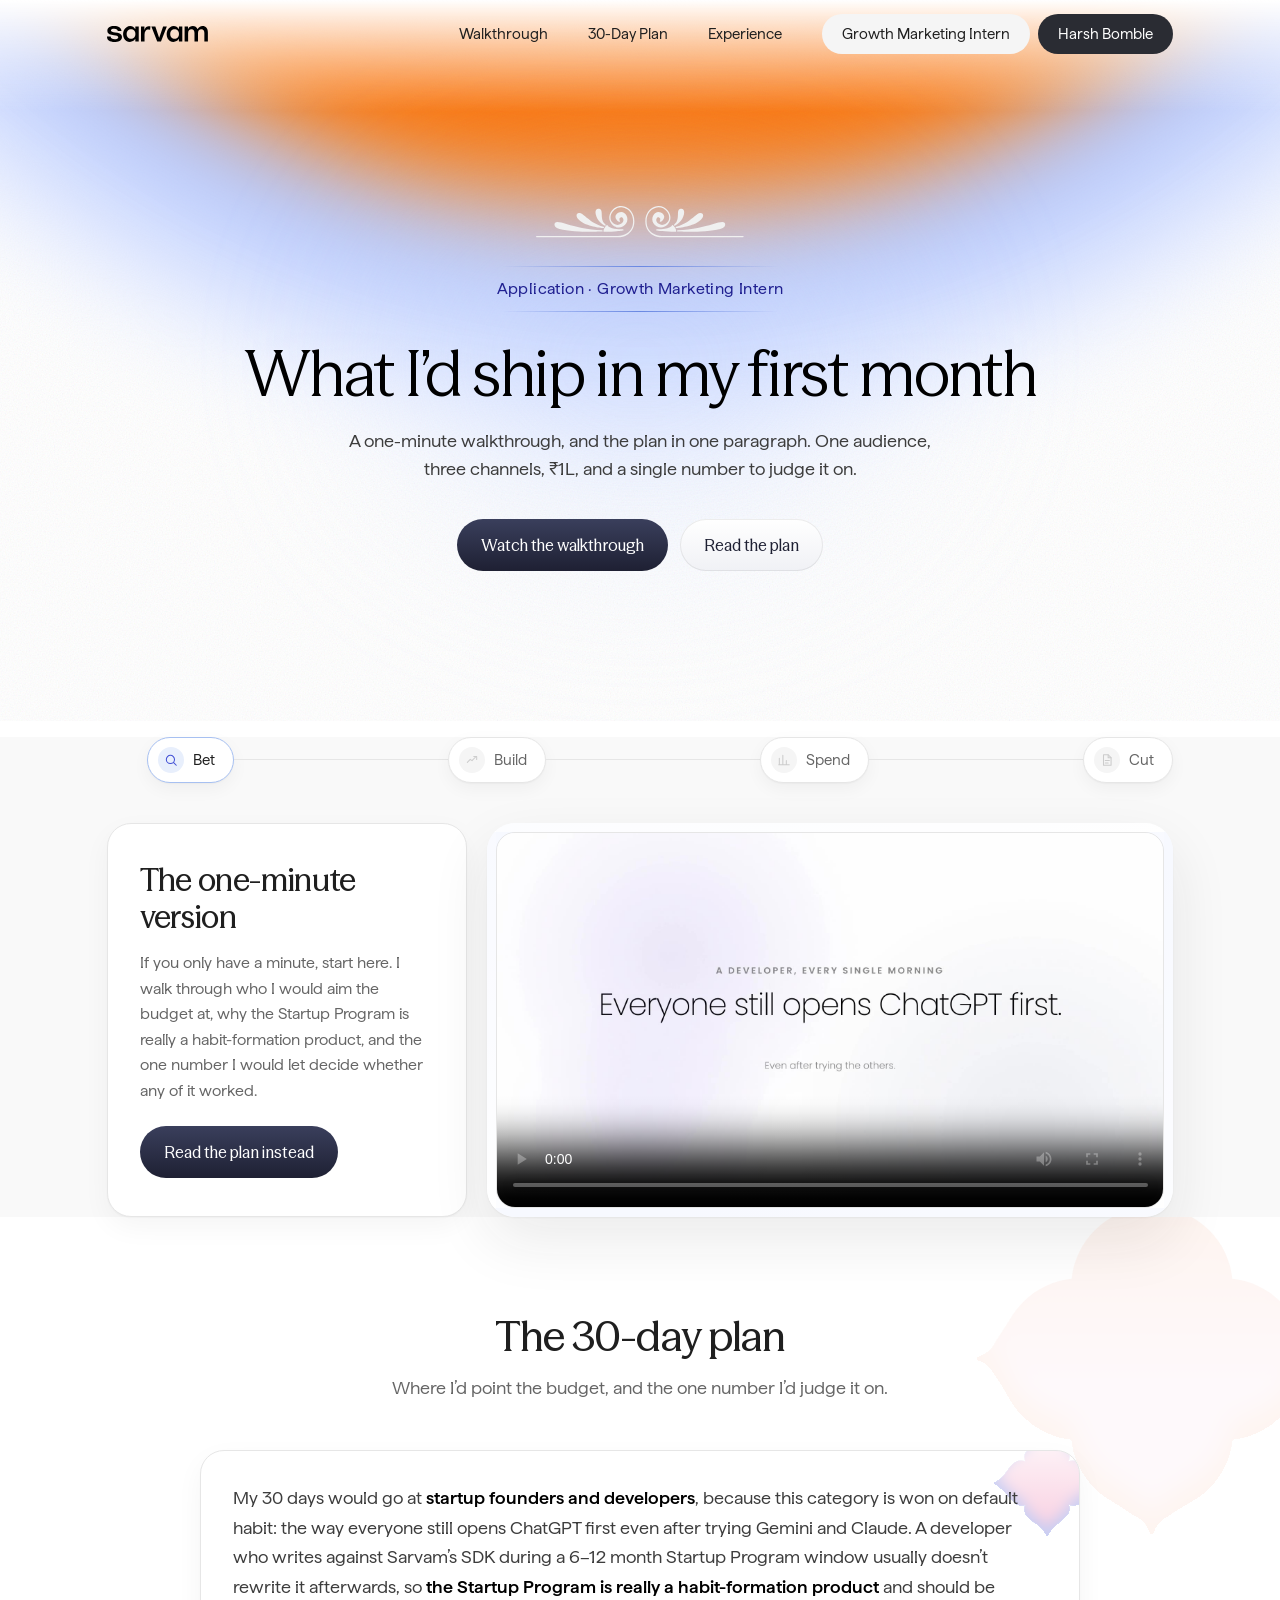
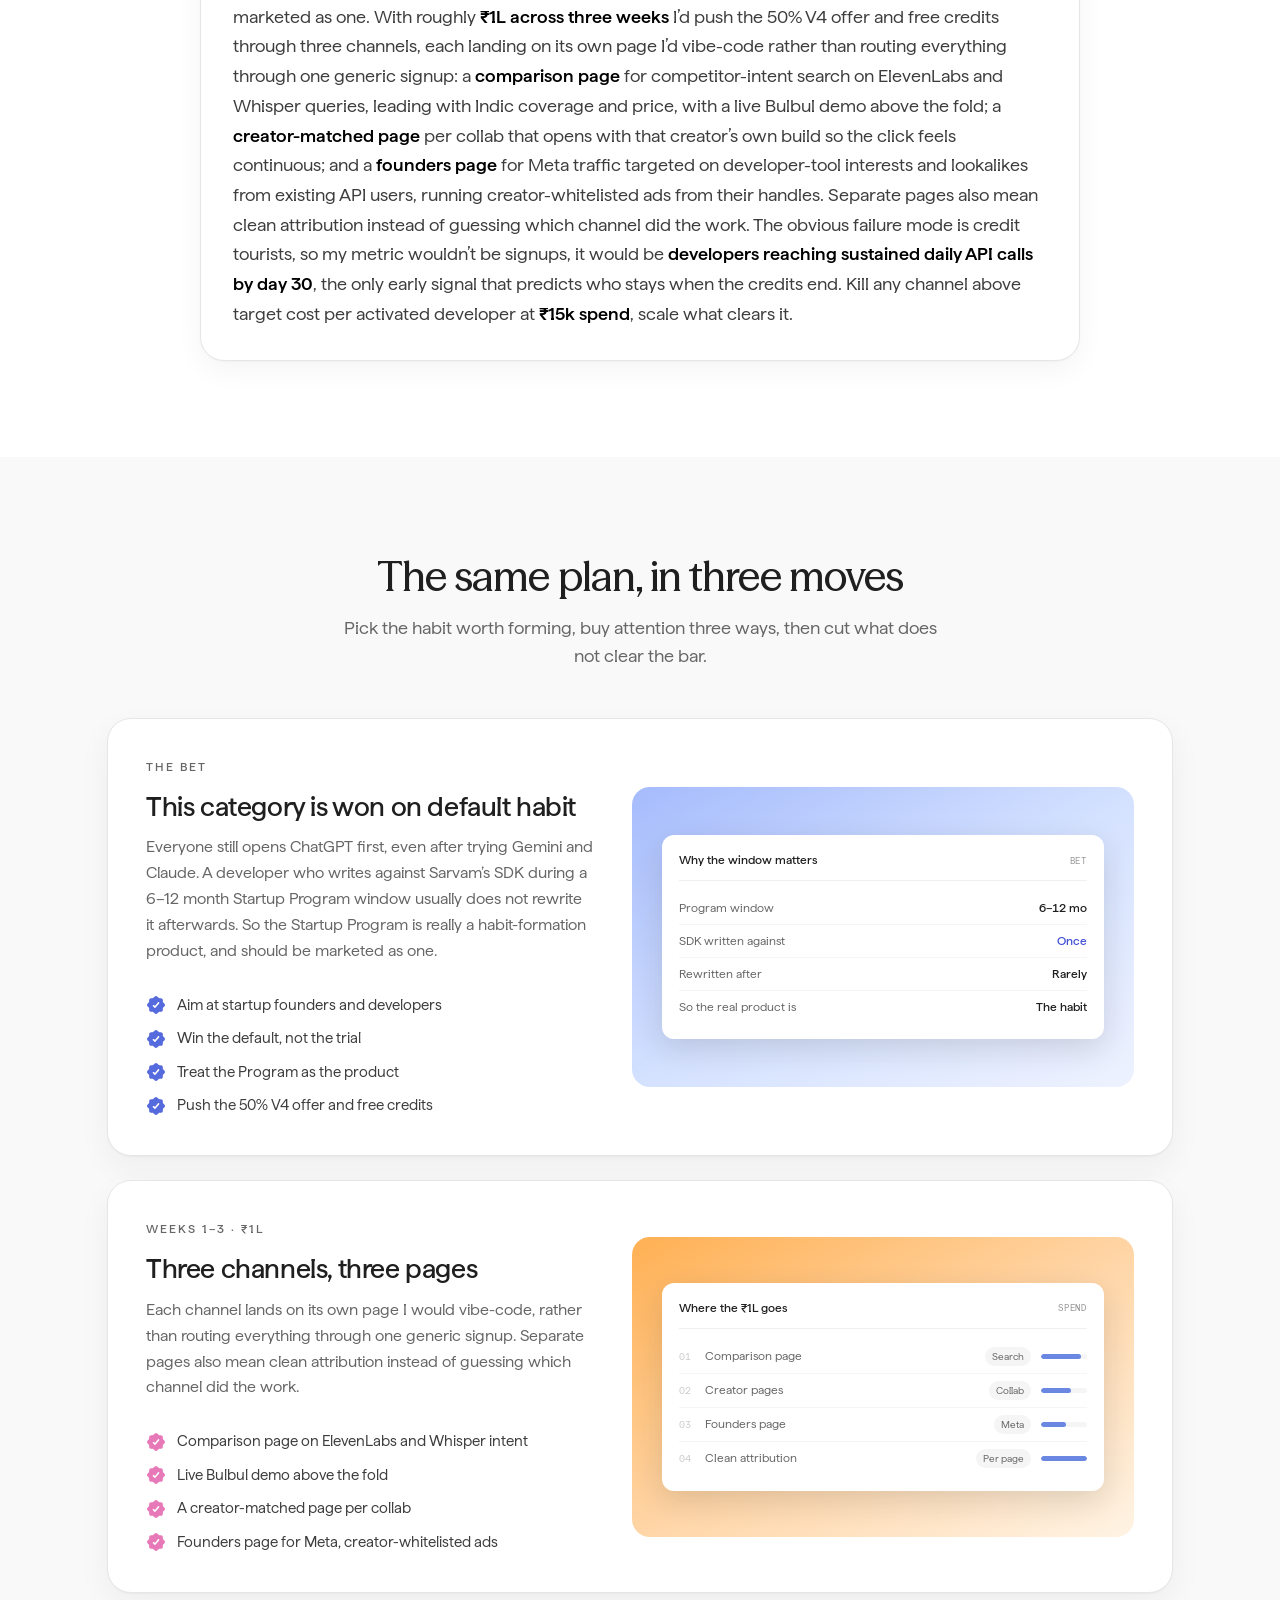
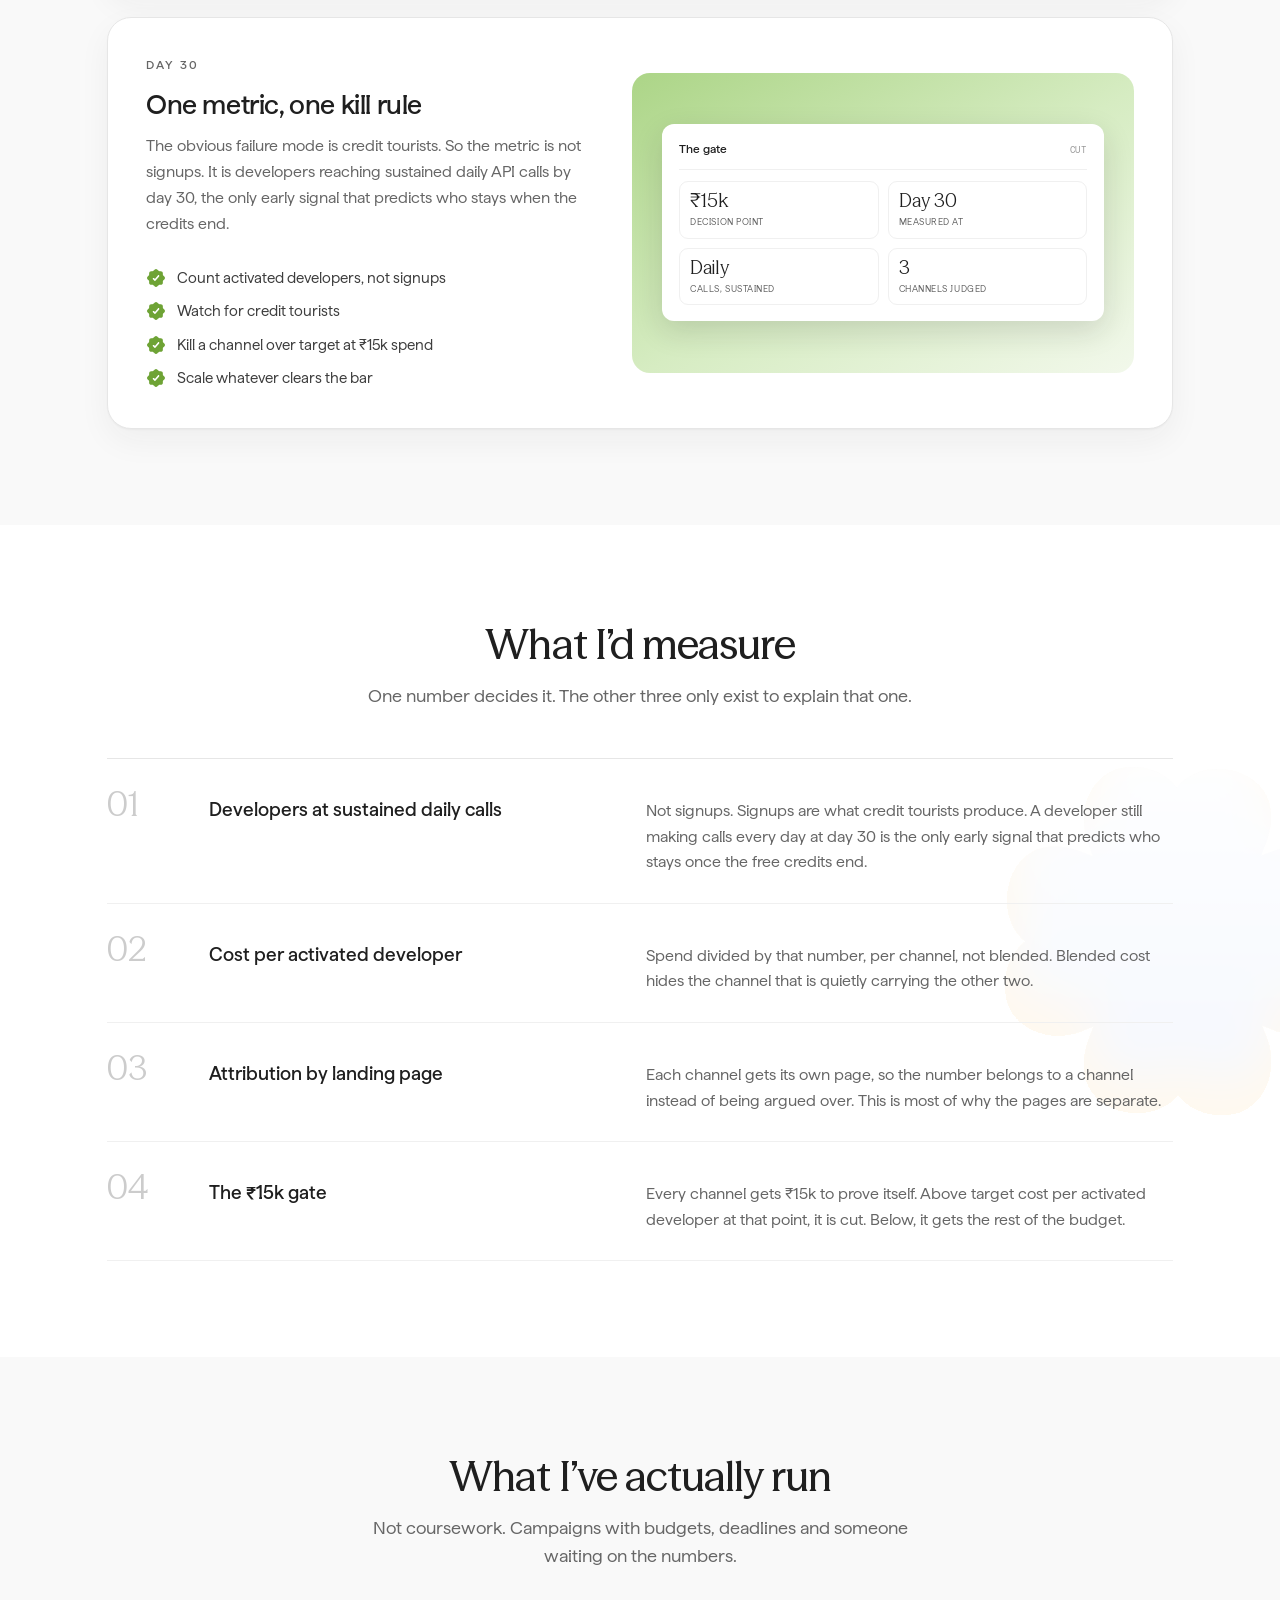
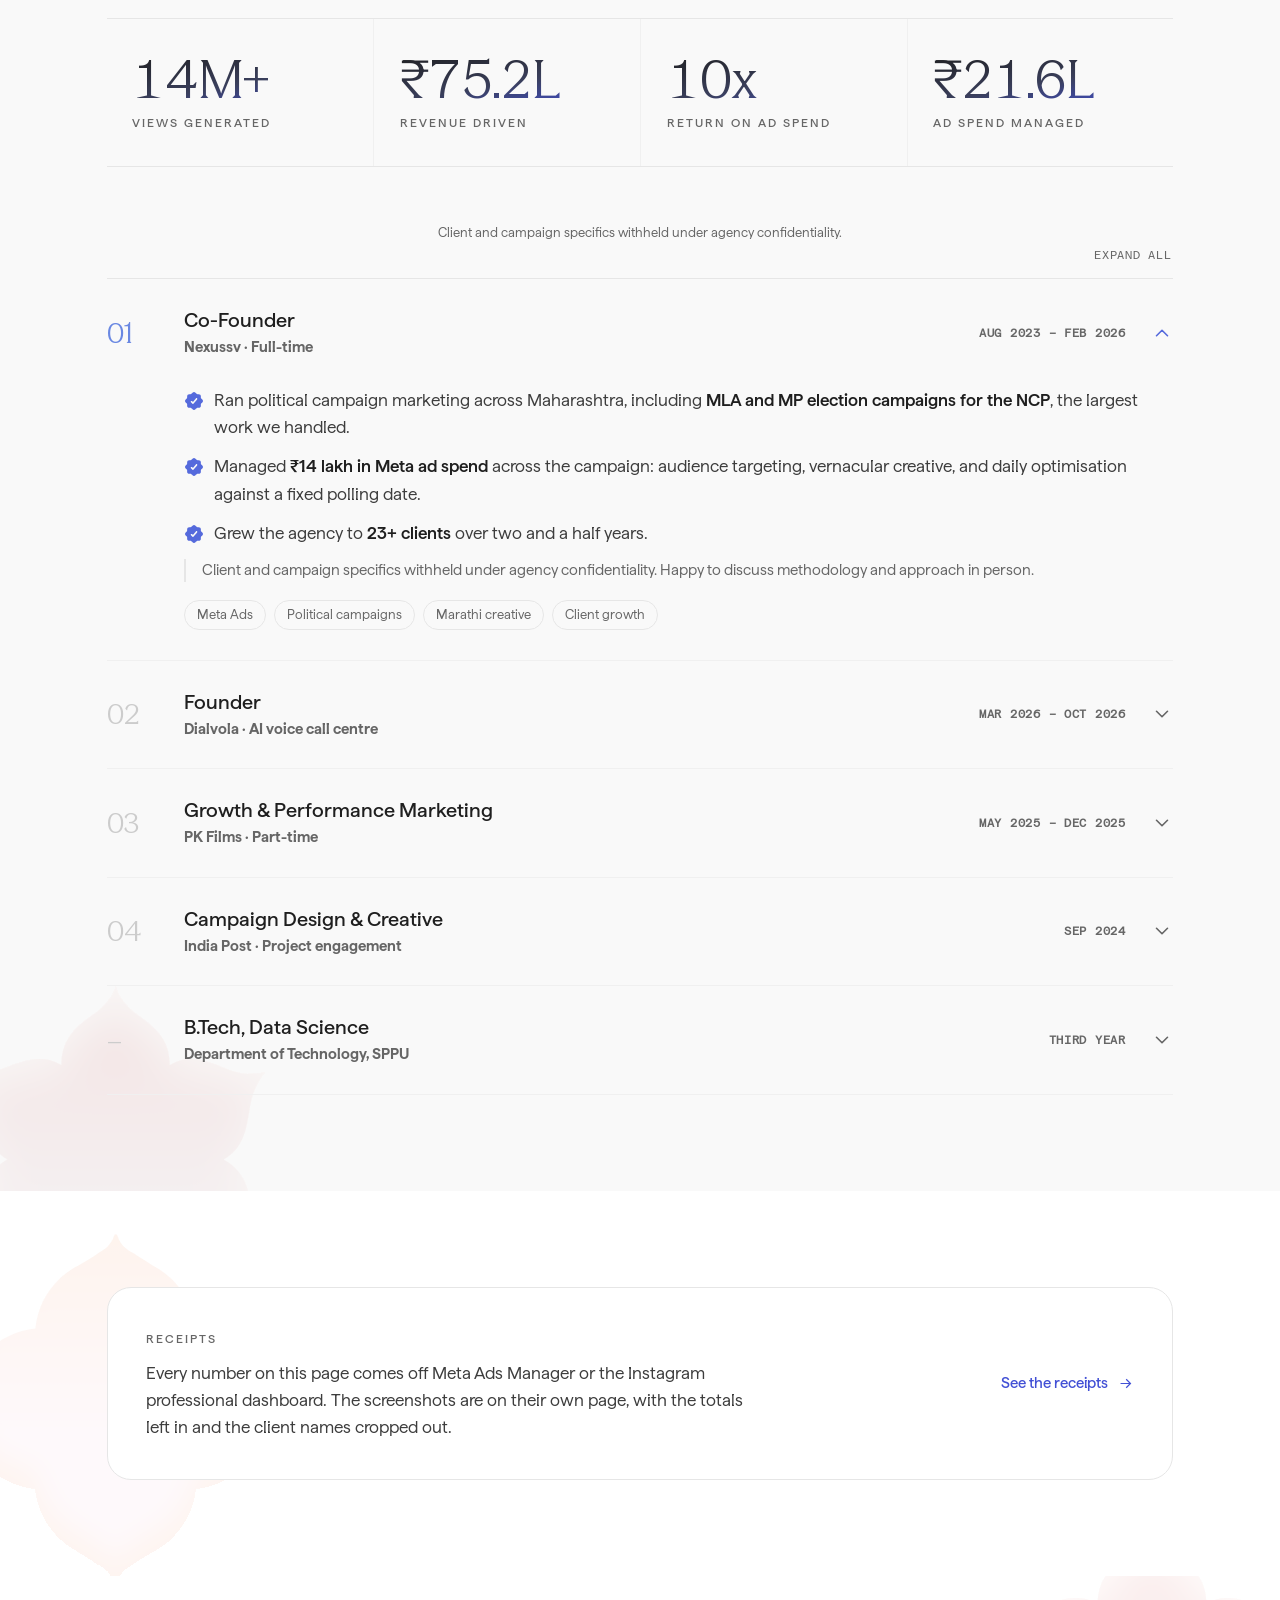
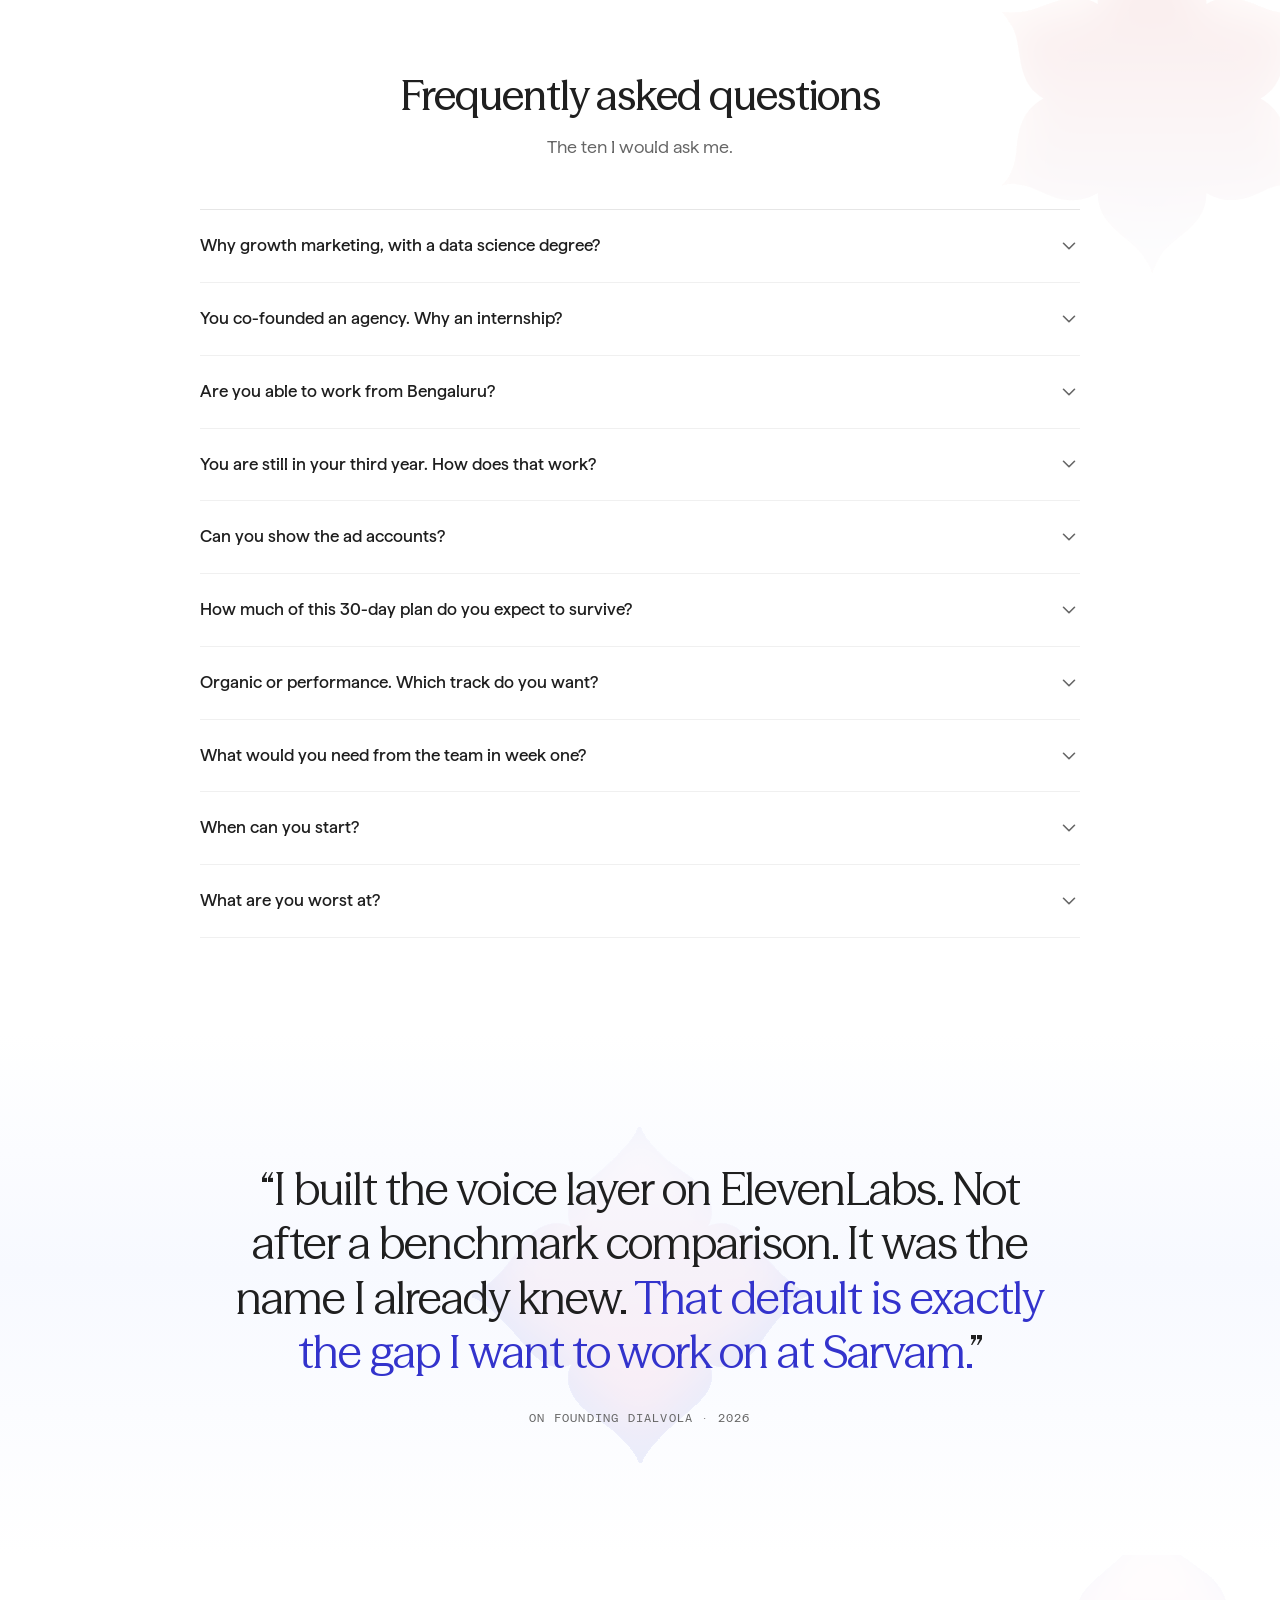
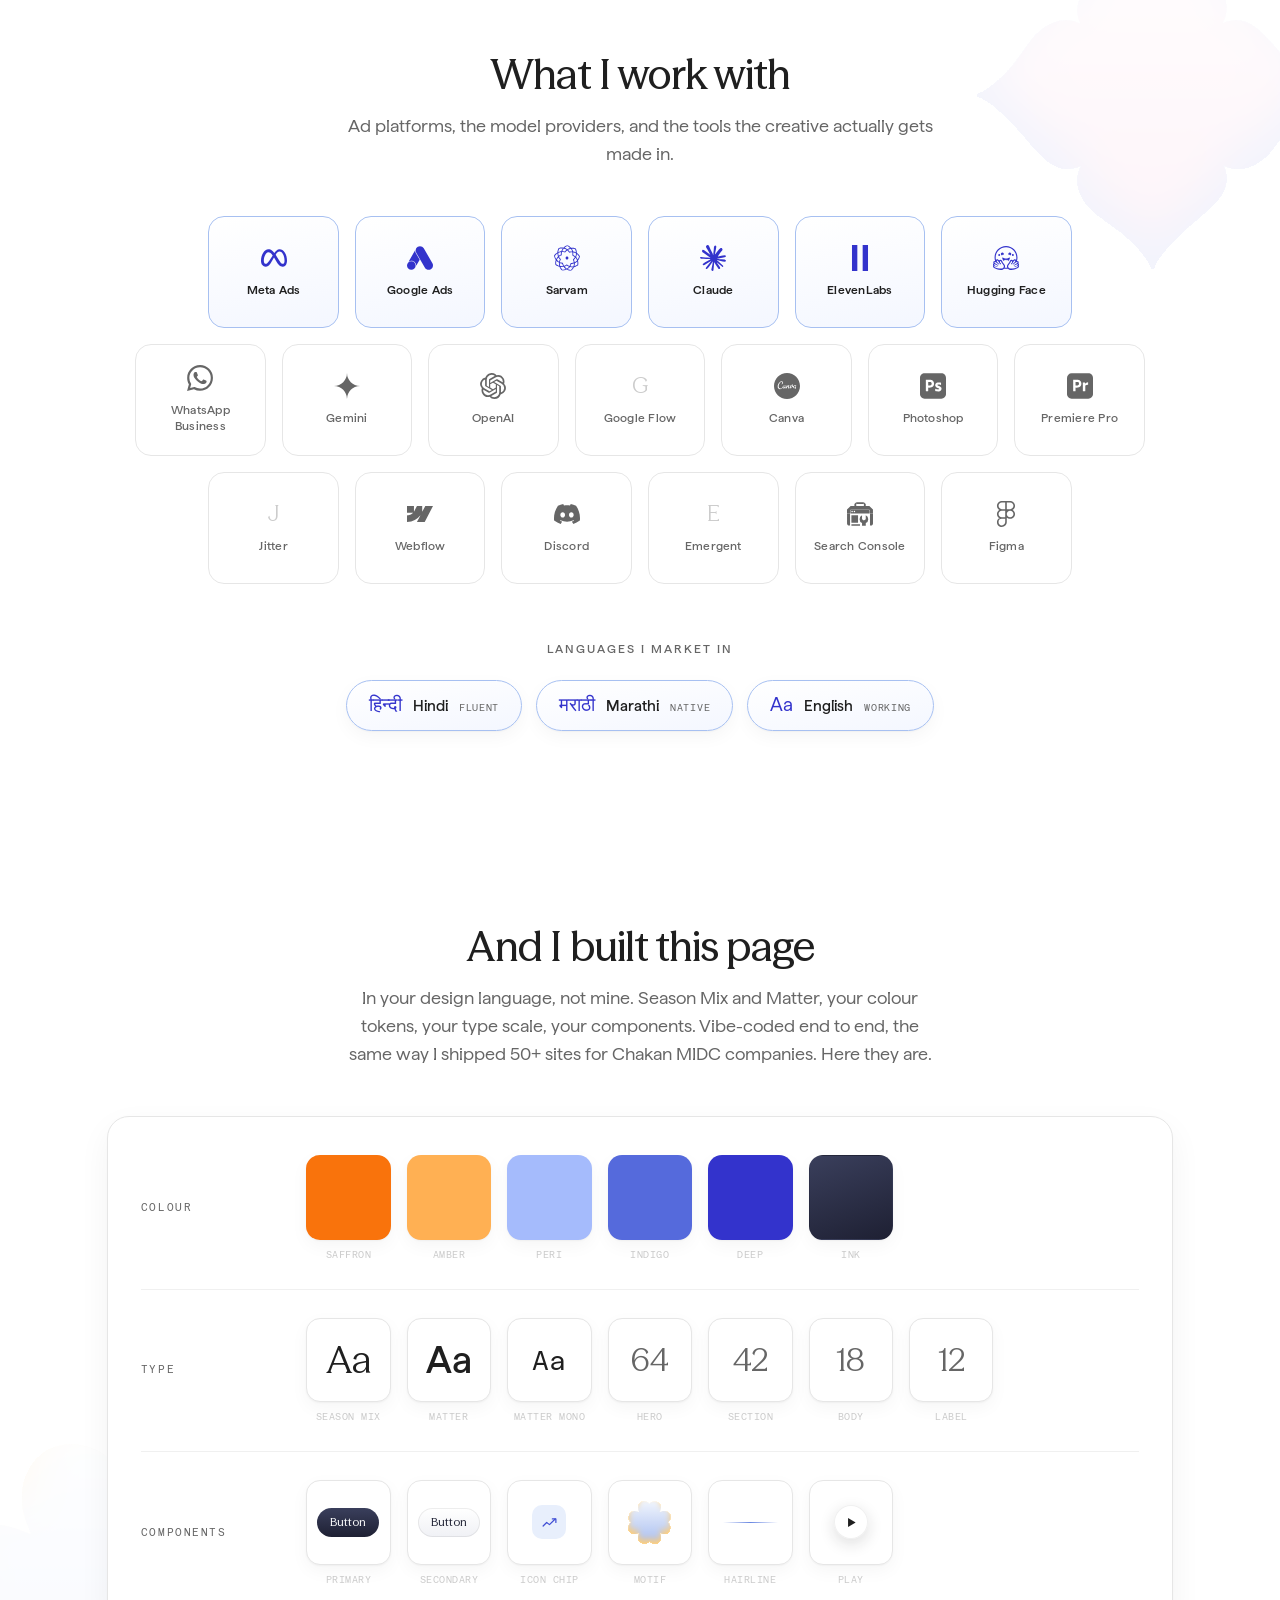
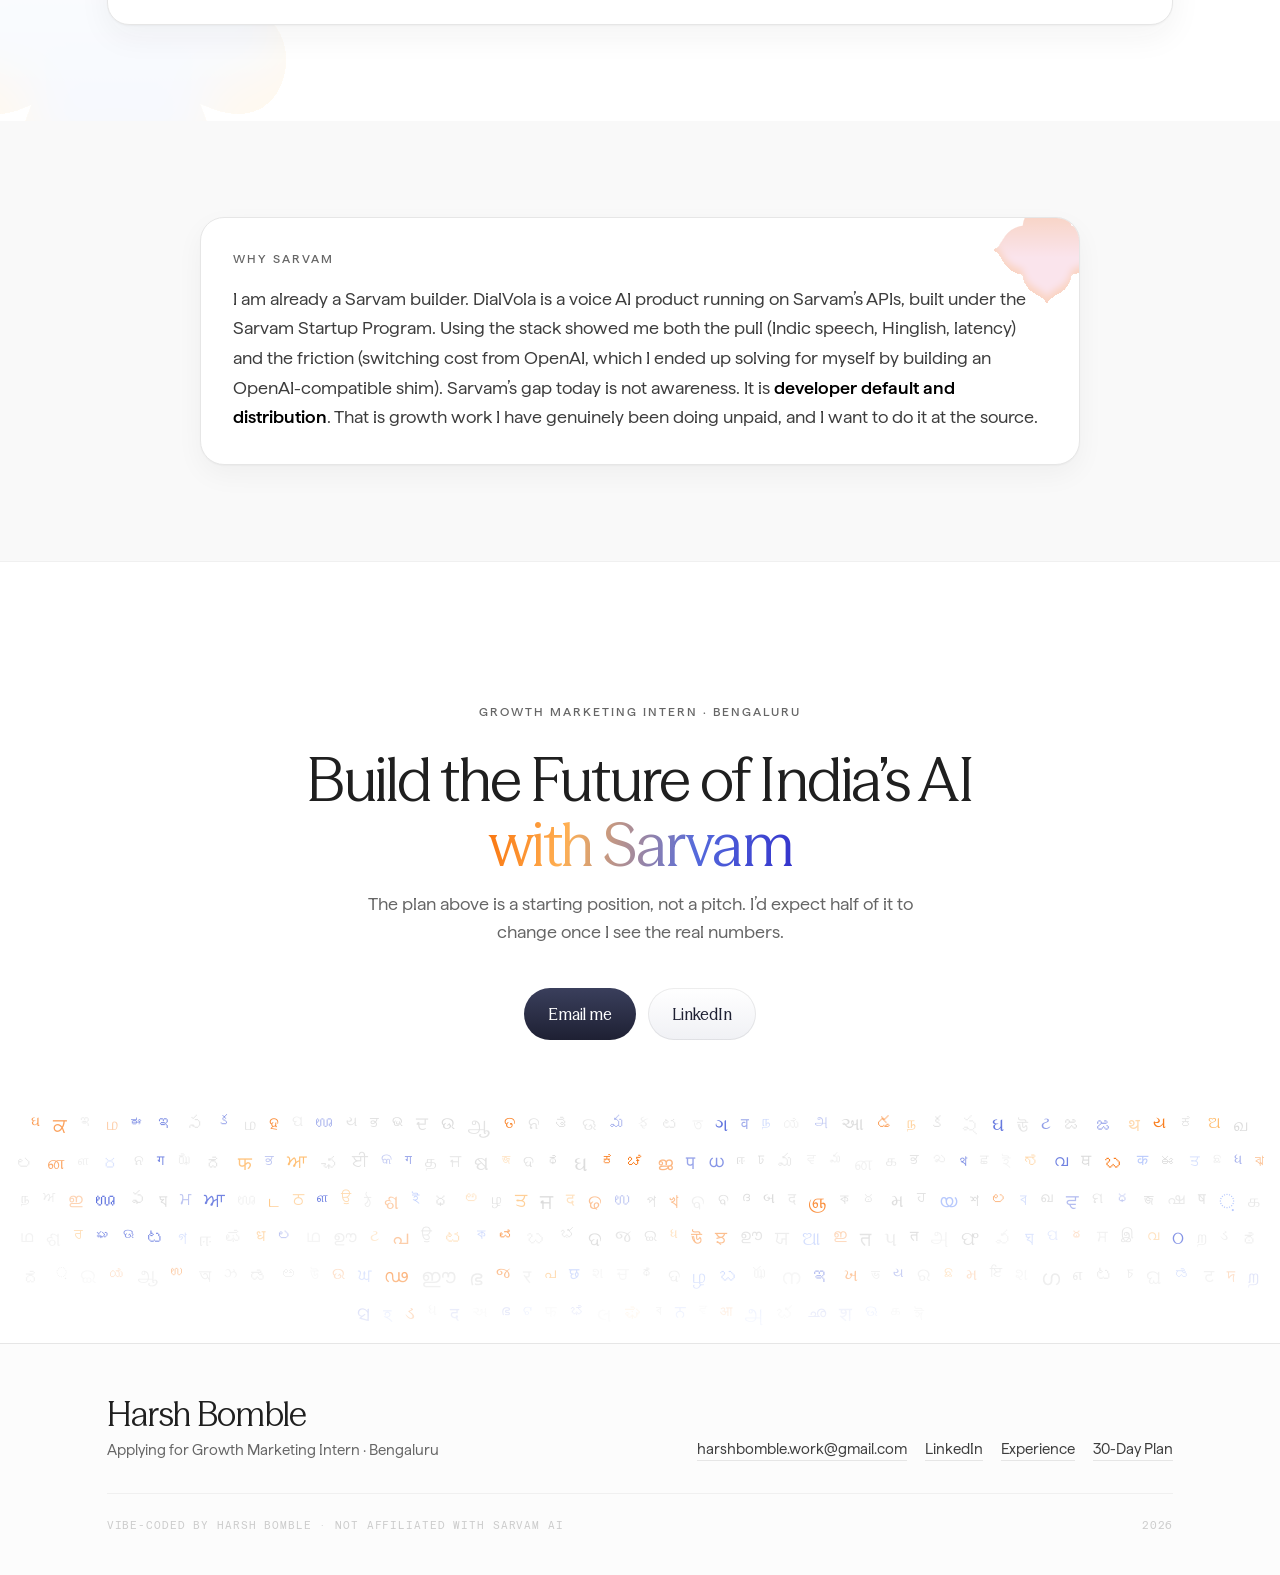
<file: index.html>
<!doctype html>
<html lang="en">
<head>
<meta charset="utf-8">
<meta name="viewport" content="width=device-width, initial-scale=1">
<title>30-Day Plan</title>
<meta name="description" content="A 30-day plan for the Growth Marketing Intern role at Sarvam.">
<meta name="author" content="Harsh Bomble">
<meta name="theme-color" content="#ffffff">
<meta property="og:type" content="website">
<meta property="og:title" content="What I'd ship in my first month">
<meta property="og:description" content="A 30-day plan for the Growth Marketing Intern role at Sarvam \u2014 the walkthrough, three phases, and what I'd measure.">
<meta name="twitter:card" content="summary">
<meta name="twitter:title" content="What I'd ship in my first month">
<meta name="twitter:description" content="A 30-day plan for the Growth Marketing Intern role at Sarvam.">
<link rel="icon" href="data:image/svg+xml,%3Csvg xmlns='http://www.w3.org/2000/svg' viewBox='0 0 32 32'%3E%3Crect width='32' height='32' rx='8' fill='%233333cc'/%3E%3Ccircle cx='16' cy='16' r='5' fill='%23fff'/%3E%3C/svg%3E">
<link rel="stylesheet" href="styles.css">
<noscript><style>
  /* the reveal animation starts at opacity:0 and the accordion panels start
     collapsed, and without JS nothing turns either back on, so the page would
     render blank and the work history would be unreachable */
  .preload{display:none !important}
  .reveal{opacity:1 !important; translate:none !important}
  .header-bg{opacity:1 !important; translate:0 0 !important}
  .xp-panel{grid-template-rows:1fr !important}
  .xp-content{opacity:1 !important}
  .xp-chev{display:none}
  .xp-head{cursor:default}
  .xp-bar{display:none}
</style></noscript>
</head>
<body>

<div class="preload" id="preload" role="presentation" aria-hidden="true">
  <div class="preload-inner">
    <img class="preload-mark" src="[data-uri]" alt="" decoding="async">
    <span class="preload-bar"></span>
  </div>
</div>

<svg width="0" height="0" aria-hidden="true" focusable="false" style="position:absolute">
  <symbol id="seal" viewBox="0 0 24 24">
    <path fill="currentColor" fill-rule="evenodd" clip-rule="evenodd" d="M12 1.25C11.4388 1.25 10.9816 1.48611 10.5656 1.80358C10.1759 2.10089 9.74606 2.53075 9.24319 3.03367L9.20782 3.06904C8.69316 3.5837 8.24449 3.78626 7.55208 3.78626C7.4653 3.78626 7.35579 3.78318 7.23212 3.7797C6.91509 3.77078 6.50497 3.75924 6.14615 3.79027C5.62128 3.83566 4.96532 3.97929 4.46745 4.48134C3.9734 4.97955 3.83327 5.63282 3.78923 6.15439C3.75922 6.50995 3.77075 6.91701 3.77966 7.23178L3.77966 7.23181C3.78317 7.35581 3.78628 7.46549 3.78628 7.55206C3.78628 8.24448 3.58371 8.69315 3.06902 9.20784L3.03367 9.24319C2.53075 9.74606 2.10089 10.1759 1.80358 10.5655C1.48612 10.9816 1.25001 11.4388 1.25 12C1.25001 12.5611 1.48613 13.0183 1.80358 13.4344C2.10095 13.8242 2.53091 14.2541 3.03395 14.7571L3.06906 14.7922C3.40272 15.1258 3.56011 15.3422 3.64932 15.5464C3.73619 15.7453 3.78628 15.9971 3.78628 16.4479C3.78628 16.5347 3.7832 16.6442 3.77972 16.7679C3.7708 17.0849 3.75926 17.495 3.79029 17.8539C3.83569 18.3787 3.97933 19.0347 4.48139 19.5326C4.97961 20.0266 5.63287 20.1667 6.15443 20.2107C6.50997 20.2408 6.91703 20.2292 7.23179 20.2203C7.35581 20.2168 7.4655 20.2137 7.55206 20.2137C7.99328 20.2137 8.24126 20.2581 8.43645 20.3386C8.63147 20.4191 8.84006 20.5632 9.15424 20.8774C9.22129 20.9444 9.30963 21.0391 9.41153 21.1483L9.41176 21.1486L9.41179 21.1486L9.4118 21.1486C9.64176 21.3951 9.94071 21.7155 10.22 21.9596C10.6437 22.33 11.2516 22.75 12 22.75C12.7485 22.75 13.3563 22.33 13.7801 21.9596C14.0593 21.7155 14.3583 21.3951 14.5882 21.1486C14.6902 21.0392 14.7787 20.9445 14.8458 20.8773C15.1599 20.5632 15.3685 20.4191 15.5635 20.3386C15.7587 20.2581 16.0067 20.2137 16.4479 20.2137C16.5345 20.2137 16.6442 20.2168 16.7682 20.2203C17.083 20.2292 17.49 20.2408 17.8456 20.2107C18.3671 20.1667 19.0204 20.0266 19.5186 19.5326C20.0207 19.0347 20.1643 18.3787 20.2097 17.8539C20.2407 17.495 20.2292 17.0849 20.2203 16.7679L20.2203 16.7676C20.2168 16.644 20.2137 16.5346 20.2137 16.4479C20.2137 15.9971 20.2638 15.7453 20.3507 15.5464C20.4399 15.3422 20.5973 15.1258 20.9309 14.7922L20.9661 14.7571C21.4691 14.2541 21.8991 13.8242 22.1964 13.4344C22.5139 13.0183 22.75 12.5611 22.75 12C22.75 11.4388 22.5139 10.9816 22.1964 10.5655C21.8991 10.1759 21.4693 9.74607 20.9664 9.24322L20.931 9.20784C20.5973 8.87416 20.4399 8.65779 20.3507 8.45354C20.2638 8.25468 20.2137 8.00288 20.2137 7.55206C20.2137 7.46534 20.2168 7.35593 20.2203 7.23236L20.2203 7.2321C20.2292 6.91507 20.2407 6.50496 20.2097 6.14615C20.1643 5.62129 20.0207 4.96533 19.5187 4.46747C19.0205 3.97339 18.3672 3.83325 17.8456 3.78921C17.49 3.75919 17.083 3.77072 16.7682 3.77964C16.6442 3.78315 16.5345 3.78626 16.4479 3.78626C15.7553 3.78626 15.3067 3.58361 14.7922 3.06904L14.7568 3.03368C14.2539 2.53075 13.8241 2.10089 13.4344 1.80358C13.0184 1.48611 12.5612 1.25 12 1.25ZM15.7657 10.1432C16.1209 9.72033 16.0661 9.08954 15.6432 8.73432C15.2203 8.37909 14.5895 8.43394 14.2343 8.85683L10.6972 13.0676L9.66603 12.1469C9.25406 11.7791 8.6219 11.8149 8.25407 12.2269C7.88624 12.6388 7.92202 13.271 8.33399 13.6388L10.134 15.246C10.3357 15.4261 10.6018 15.5168 10.8716 15.4975C11.1413 15.4781 11.3918 15.3503 11.5657 15.1432L15.7657 10.1432Z"/>
  </symbol>
</svg>


  <header class="site-header">
    <div class="header-bg" aria-hidden="true"></div>
    <div class="wrap bar">
      <a class="brand" href="https://www.sarvam.ai/" aria-label="Sarvam"><svg xmlns="http://www.w3.org/2000/svg" width="101" height="16" fill="none" viewBox="0 0 202 32"><g fill="#000" clip-path="url(#clip0_576_7616)"><path d="m56.729 1.024-.112 4.665-.025.835-.412-.723c-1.006-1.784-2.395-3.168-4.132-4.137C50.348.7 48.426.21 46.335.21c-2.636 0-5.055.71-7.184 2.1-2.137 1.4-3.87 3.313-5.155 5.687-1.24 2.37-1.871 5.114-1.871 8.149 0 3.035.59 5.733 1.759 8.107 1.164 2.328 2.798 4.199 4.851 5.558 2.087 1.314 4.486 1.983 7.122 1.983 4.686 0 8.157-1.879 10.327-5.592l.408-.698.025.81.112 4.64h6.74V1.023h-6.74Zm-2.307 21.872c-1.626 1.788-3.763 2.69-6.353 2.69s-4.744-.902-6.41-2.686c-1.643-1.804-2.441-4.053-2.441-6.872s.823-5.138 2.44-6.872c1.663-1.784 3.82-2.69 6.41-2.69 2.591 0 4.728.906 6.354 2.69 1.617 1.738 2.436 4.05 2.436 6.872 0 2.823-.82 5.093-2.436 6.868ZM86.862 1.126l-.61 6.602A10.737 10.737 0 0 0 82.68 7.1c-2.424 0-4.32.903-5.638 2.67-1.305 1.708-1.962 4.174-1.962 7.33v13.848H68V1.035h6.785l.054 5.824.013 1.277.436-1.202c.74-2.02 1.838-3.6 3.28-4.685 1.43-1.119 3.114-1.692 5.01-1.692.624 0 1.256.062 1.875.174.578.104 1.048.237 1.414.395h-.005ZM119.693 1.047 107.956 30.95h-7.512L88.704 1.047h7.952l7.584 22.625.108.324.108-.324 7.766-22.625h7.471ZM143.905 1.02l-.133 4.669-.017.835-.412-.723c-1.01-1.784-2.398-3.168-4.132-4.137C137.51.7 135.59.21 133.499.21c-2.64 0-5.056.71-7.185 2.1-2.136 1.4-3.874 3.313-5.155 5.687-1.243 2.37-1.875 5.114-1.875 8.149 0 3.035.595 5.737 1.759 8.107 1.164 2.328 2.802 4.199 4.856 5.558 2.087 1.314 4.481 1.983 7.121 1.983 4.682 0 8.157-1.879 10.319-5.592l.412-.698.016.81.121 4.64h6.735l.013-29.925h-6.735l.004-.008Zm-2.333 21.872c-1.621 1.788-3.758 2.69-6.352 2.69-2.595 0-4.744-.902-6.411-2.686-1.642-1.804-2.436-4.053-2.436-6.872s.819-5.139 2.436-6.872c1.663-1.784 3.821-2.69 6.411-2.69 2.59 0 4.731.906 6.352 2.69 1.618 1.738 2.437 4.05 2.437 6.872 0 2.823-.819 5.093-2.437 6.868ZM201.773 12.858v18.09h-7.051V14.233c0-5.18-2.025-7.807-6.02-7.807-2.129 0-3.817.752-5.014 2.232-1.143 1.43-1.721 3.488-1.721 6.116V30.95h-6.997V14.176c0-5.143-2.004-7.75-5.958-7.75-2.133 0-3.821.753-5.014 2.233-1.185 1.426-1.779 3.484-1.779 6.116V30.95h-6.997V1.026h6.764l.054 4.382.012.973.424-.873a9.042 9.042 0 0 1 3.609-3.9c1.592-.931 3.455-1.401 5.55-1.401 4.49 0 7.588 1.979 9.213 5.883l.208.495.216-.487c.815-1.82 2.108-3.272 3.85-4.315C186.864.73 188.851.207 191.03.207c3.455 0 6.124 1.098 7.941 3.26 1.858 2.132 2.802 5.296 2.802 9.391ZM29.963 22.035c0 3.575-1.659 6.26-4.93 7.974C21.892 31.655 18.051 32 15.377 32c-5.18 0-9.117-.99-11.699-2.944C1.285 27.244.05 24.616.004 21.25v-.104L0 20.937h7.35l.009.2v.095c.158 3.538 3.076 5.488 8.227 5.488 2.112 0 7.018-.395 7.018-4.058 0-2.956-4.003-3.513-8.635-4.165C7.754 17.627.711 16.638.711 9.508.71 3.468 5.604 0 14.13 0c9.122 0 14.248 3.363 14.834 9.728l.008.113.021.228h-7.363l-.016-.19-.009-.092c-.2-2.179-2.19-4.507-7.184-4.507-4.257 0-6.598 1.339-6.598 3.77 0 2.707 3.87 3.181 8.357 3.734 3.064.374 6.535.803 9.184 2.054 3.093 1.463 4.598 3.82 4.598 7.197Z"/></g><defs><clipPath id="clip0_576_7616"><path fill="#fff" d="M0 0h201.773v32H0z"/></clipPath></defs></svg></a>
      <nav class="nav">
        <a href="#walkthrough">Walkthrough</a>
        <a href="#plan">30-Day Plan</a>
        <a href="#experience">Experience</a>
      </nav>
      <div class="header-cta">
        <span class="pill-sm light">Growth Marketing Intern</span>
        <span class="pill-sm dark">Harsh Bomble</span>
      </div>
    </div>
  </header>

<div class="hero-shell grain">
  <img class="hero-grad" src="[data-uri]" alt="" aria-hidden="true" decoding="async">
  <div class="hero-blob" aria-hidden="true"></div>
  <div class="top-fade" aria-hidden="true"></div>

  <section class="hero wrap">
    <img class="motif reveal" src="[data-uri]" alt="" aria-hidden="true" decoding="async">
    <span class="rule" aria-hidden="true"></span>
    <p class="eyebrow reveal">Application &middot; Growth Marketing Intern</p>
    <span class="rule" aria-hidden="true"></span>
    <h1 class="reveal">What I&rsquo;d ship in my first month</h1>
    <p class="lede reveal">A one-minute walkthrough, and the plan in one paragraph. One audience, three channels, &#8377;1L, and a single number to judge it on.</p>
    <div class="cta reveal">
      <a class="pill dark" href="#walkthrough">Watch the walkthrough</a>
      <a class="pill lightb" href="#plan">Read the plan</a>
    </div>
  </section>
</div>

<section class="band" id="walkthrough">
  <div class="wrap">
    <ol class="steps reveal" aria-label="The arc of the plan">
      <li class="step on"><span class="ic" aria-hidden="true"><svg viewBox="0 0 24 24"><path d="M11 4a7 7 0 100 14 7 7 0 000-14z"/><path d="M16.5 16.5L21 21"/></svg></span>Bet</li>
      <span class="step-line" aria-hidden="true"></span>
      <li class="step"><span class="ic" aria-hidden="true"><svg viewBox="0 0 24 24"><path d="M4 16l5-5 3 2 7-7"/><path d="M15 6h5v5"/></svg></span>Build</li>
      <span class="step-line" aria-hidden="true"></span>
      <li class="step"><span class="ic" aria-hidden="true"><svg viewBox="0 0 24 24"><path d="M4 20V9M10 20V4M16 20v-7M21 20H3"/></svg></span>Spend</li>
      <span class="step-line" aria-hidden="true"></span>
      <li class="step"><span class="ic" aria-hidden="true"><svg viewBox="0 0 24 24"><path d="M6 3h8l5 5v13H6z"/><path d="M14 3v5h5"/><path d="M9 13h7M9 17h5"/></svg></span>Cut</li>
    </ol>
  </div>
  <div class="wrap split">
    <div class="card split-copy reveal">
      <h2 class="h-card">The one-minute version</h2>
      <p>If you only have a minute, start here. I walk through who I would aim
         the budget at, why the Startup Program is really a habit-formation product,
         and the one number I would let decide whether any of it worked.</p>
      <a class="pill dark split-cta" href="#plan">Read the plan instead</a>
    </div>

    <div class="video-shell reveal"><div class="video-frame">
      <video controls preload="metadata" playsinline
             poster="walkthrough-poster.jpg"
             aria-label="Two-minute walkthrough of the 30-day plan">
        <source src="walkthrough.mp4" type="video/mp4">
      </video>
    </div></div>
  </div>
</section>

<section class="sec has-motif" id="plan">
  <img class="sec-motif tr" src="[data-uri]" alt="" aria-hidden="true" decoding="async">
  <div class="wrap">
    <header class="sec-head reveal">
      <h2>The 30-day plan</h2>
      <p class="sec-lede">Where I&rsquo;d point the budget, and the one number I&rsquo;d judge it on.</p>
    </header>
    <div class="plan-inner">
      <div class="card plan-box reveal">
        <img class="accent" src="[data-uri]" alt="" aria-hidden="true" decoding="async">
        <p>My 30 days would go at <b>startup founders and developers</b>, because this category is won on default habit: the way everyone still opens ChatGPT first even after trying Gemini and Claude. A developer who writes against Sarvam&rsquo;s SDK during a 6&ndash;12 month Startup Program window usually doesn&rsquo;t rewrite it afterwards, so <b>the Startup Program is really a habit-formation product</b> and should be marketed as one. With roughly <b>&#8377;1L across three weeks</b> I&rsquo;d push the 50% V4 offer and free credits through three channels, each landing on its own page I&rsquo;d vibe-code rather than routing everything through one generic signup: a <b>comparison page</b> for competitor-intent search on ElevenLabs and Whisper queries, leading with Indic coverage and price, with a live Bulbul demo above the fold; a <b>creator-matched page</b> per collab that opens with that creator&rsquo;s own build so the click feels continuous; and a <b>founders page</b> for Meta traffic targeted on developer-tool interests and lookalikes from existing API users, running creator-whitelisted ads from their handles. Separate pages also mean clean attribution instead of guessing which channel did the work. The obvious failure mode is credit tourists, so my metric wouldn&rsquo;t be signups, it would be <b>developers reaching sustained daily API calls by day 30</b>, the only early signal that predicts who stays when the credits end. Kill any channel above target cost per activated developer at <b>&#8377;15k spend</b>, scale what clears it.</p>
      </div>
    </div>
  </div>
</section>

<section class="band sec" id="phases">
  <div class="wrap">
    <header class="sec-head reveal">
      <h2>The same plan, in three moves</h2>
      <p class="sec-lede">Pick the habit worth forming, buy attention three ways, then cut what
         does not clear the bar.</p>
    </header>

    <div class="slides">
      <article class="slide reveal">
        <div class="slide-copy">
          <span class="kicker">The bet</span>
          <h3>This category is won on default habit</h3>
          <p>Everyone still opens ChatGPT first, even after trying Gemini and Claude. A developer
             who writes against Sarvam&rsquo;s SDK during a 6&ndash;12 month Startup Program window
             usually does not rewrite it afterwards. So the Startup Program is really a
             habit-formation product, and should be marketed as one.</p>
          <ul class="slide-ticks">
            <li><span class="tick" aria-hidden="true"><svg viewBox="0 0 24 24"><use href="#seal"/></svg></span>Aim at startup founders and developers</li>
            <li><span class="tick" aria-hidden="true"><svg viewBox="0 0 24 24"><use href="#seal"/></svg></span>Win the default, not the trial</li>
            <li><span class="tick" aria-hidden="true"><svg viewBox="0 0 24 24"><use href="#seal"/></svg></span>Treat the Program as the product</li>
            <li><span class="tick" aria-hidden="true"><svg viewBox="0 0 24 24"><use href="#seal"/></svg></span>Push the 50% V4 offer and free credits</li>
          </ul>
        </div>
        <div class="slide-visual v1">
          <div class="vig">
            <div class="vig-head"><span class="vig-title">Why the window matters</span><span class="vig-tag">Bet</span></div>
            <div class="vig-row"><span class="k">Program window</span><span class="v">6&ndash;12 mo</span></div>
            <div class="vig-row key"><span class="k">SDK written against</span><span class="v">Once</span></div>
            <div class="vig-row"><span class="k">Rewritten after</span><span class="v">Rarely</span></div>
            <div class="vig-row"><span class="k">So the real product is</span><span class="v">The habit</span></div>
          </div>
        </div>
      </article>

      <article class="slide reveal">
        <div class="slide-copy">
          <span class="kicker">Weeks 1&ndash;3 &middot; &#8377;1L</span>
          <h3>Three channels, three pages</h3>
          <p>Each channel lands on its own page I would vibe-code, rather than routing everything
             through one generic signup. Separate pages also mean clean attribution instead of
             guessing which channel did the work.</p>
          <ul class="slide-ticks">
            <li><span class="tick pink" aria-hidden="true"><svg viewBox="0 0 24 24"><use href="#seal"/></svg></span>Comparison page on ElevenLabs and Whisper intent</li>
            <li><span class="tick pink" aria-hidden="true"><svg viewBox="0 0 24 24"><use href="#seal"/></svg></span>Live Bulbul demo above the fold</li>
            <li><span class="tick pink" aria-hidden="true"><svg viewBox="0 0 24 24"><use href="#seal"/></svg></span>A creator-matched page per collab</li>
            <li><span class="tick pink" aria-hidden="true"><svg viewBox="0 0 24 24"><use href="#seal"/></svg></span>Founders page for Meta, creator-whitelisted ads</li>
          </ul>
        </div>
        <div class="slide-visual v2">
          <div class="vig">
            <div class="vig-head"><span class="vig-title">Where the &#8377;1L goes</span><span class="vig-tag">Spend</span></div>
            <div class="vig-row"><span class="vig-rank">01</span><span class="k">Comparison page</span><span class="vig-chip">Search</span><span class="vig-bar"><i style="width:88%"></i></span></div>
            <div class="vig-row"><span class="vig-rank">02</span><span class="k">Creator pages</span><span class="vig-chip">Collab</span><span class="vig-bar"><i style="width:66%"></i></span></div>
            <div class="vig-row"><span class="vig-rank">03</span><span class="k">Founders page</span><span class="vig-chip">Meta</span><span class="vig-bar"><i style="width:54%"></i></span></div>
            <div class="vig-row"><span class="vig-rank">04</span><span class="k">Clean attribution</span><span class="vig-chip">Per page</span><span class="vig-bar"><i style="width:100%"></i></span></div>
          </div>
        </div>
      </article>

      <article class="slide reveal">
        <div class="slide-copy">
          <span class="kicker">Day 30</span>
          <h3>One metric, one kill rule</h3>
          <p>The obvious failure mode is credit tourists. So the metric is not signups. It is
             developers reaching sustained daily API calls by day 30, the only early signal that
             predicts who stays when the credits end.</p>
          <ul class="slide-ticks">
            <li><span class="tick green" aria-hidden="true"><svg viewBox="0 0 24 24"><use href="#seal"/></svg></span>Count activated developers, not signups</li>
            <li><span class="tick green" aria-hidden="true"><svg viewBox="0 0 24 24"><use href="#seal"/></svg></span>Watch for credit tourists</li>
            <li><span class="tick green" aria-hidden="true"><svg viewBox="0 0 24 24"><use href="#seal"/></svg></span>Kill a channel over target at &#8377;15k spend</li>
            <li><span class="tick green" aria-hidden="true"><svg viewBox="0 0 24 24"><use href="#seal"/></svg></span>Scale whatever clears the bar</li>
          </ul>
        </div>
        <div class="slide-visual v3">
          <div class="vig">
            <div class="vig-head"><span class="vig-title">The gate</span><span class="vig-tag">Cut</span></div>
            <div class="vig-tiles">
              <div class="vig-tile"><span class="n">&#8377;15k</span><span class="l">Decision point</span></div>
              <div class="vig-tile"><span class="n">Day 30</span><span class="l">Measured at</span></div>
              <div class="vig-tile"><span class="n">Daily</span><span class="l">Calls, sustained</span></div>
              <div class="vig-tile"><span class="n">3</span><span class="l">Channels judged</span></div>
            </div>
          </div>
        </div>
      </article>
    </div>
  </div>
</section>

<section class="sec has-motif">
  <img class="sec-motif rc" src="[data-uri]" alt="" aria-hidden="true" decoding="async">
  <div class="wrap">
    <header class="sec-head reveal">
      <h2>What I&rsquo;d measure</h2>
      <p class="sec-lede">One number decides it. The other three only exist to explain
         that one.</p>
    </header>

    <ol class="measure reveal">
      <li>
        <span class="mn">01</span>
        <h3>Developers at sustained daily calls</h3>
        <p>Not signups. Signups are what credit tourists produce. A developer still making
           calls every day at day 30 is the only early signal that predicts who stays once
           the free credits end.</p>
      </li>
      <li>
        <span class="mn">02</span>
        <h3>Cost per activated developer</h3>
        <p>Spend divided by that number, per channel, not blended. Blended cost hides the
           channel that is quietly carrying the other two.</p>
      </li>
      <li>
        <span class="mn">03</span>
        <h3>Attribution by landing page</h3>
        <p>Each channel gets its own page, so the number belongs to a channel instead of
           being argued over. This is most of why the pages are separate.</p>
      </li>
      <li>
        <span class="mn">04</span>
        <h3>The &#8377;15k gate</h3>
        <p>Every channel gets &#8377;15k to prove itself. Above target cost per activated
           developer at that point, it is cut. Below, it gets the rest of the budget.</p>
      </li>
    </ol>
  </div>
</section>

<section class="band sec has-motif" id="experience">
  <img class="sec-motif bl" src="[data-uri]" alt="" aria-hidden="true" decoding="async">
  <div class="wrap">
    <header class="sec-head reveal">
      <h2>What I&rsquo;ve actually run</h2>
      <p class="sec-lede">Not coursework. Campaigns with budgets, deadlines and
         someone waiting on the numbers.</p>
    </header>

    <div class="stats reveal">
      <div class="stat"><span class="n" data-val="14" data-suf="M+">14M+</span><span class="l">Views generated</span></div>
      <div class="stat"><span class="n" data-pre="&#8377;" data-val="75.2" data-dec="1" data-suf="L">&#8377;75.2L</span><span class="l">Revenue driven</span></div>
      <div class="stat"><span class="n" data-val="10" data-suf="x">10x</span><span class="l">Return on ad spend</span></div>
      <div class="stat"><span class="n" data-pre="&#8377;" data-val="21.6" data-dec="1" data-suf="L">&#8377;21.6L</span><span class="l">Ad spend managed</span></div>
    </div>
    <p class="stats-note reveal">Client and campaign specifics withheld under agency confidentiality.</p>

    <div class="xp-bar reveal">
      <button class="xp-all" type="button" id="xp-all" aria-controls="xp-list">Expand all</button>
    </div>

    <div class="xp" id="xp-list" data-accordion data-accordion-all="#xp-all">
      <article class="xp-item open reveal">
        <h3 style="margin:0">
          <button class="xp-head" type="button" id="xp-h1" aria-expanded="true" aria-controls="xp-p1">
            <span class="xp-num">01</span>
            <span>
              <span class="xp-role">Co-Founder</span>
              <span class="xp-org">Nexussv &middot; Full-time</span>
            </span>
            <span class="xp-when">Aug 2023 &ndash; Feb 2026</span>
            <svg class="xp-chev" viewBox="0 0 24 24" aria-hidden="true"><path d="m6 9 6 6 6-6"/></svg>
          </button>
        </h3>
        <div class="xp-panel" id="xp-p1" role="region" aria-labelledby="xp-h1">
          <div class="xp-panel-inner"><div class="xp-content">
            <ul class="xp-points">
              <li><span class="tick" aria-hidden="true"><svg viewBox="0 0 24 24"><use href="#seal"/></svg></span>Ran political campaign marketing across Maharashtra, including
                  <b>MLA and MP election campaigns for the NCP</b>, the largest
                  work we handled.</li>
              <li><span class="tick" aria-hidden="true"><svg viewBox="0 0 24 24"><use href="#seal"/></svg></span>Managed <b>&#8377;14 lakh in Meta ad spend</b> across the campaign:
                  audience targeting, vernacular creative, and daily optimisation
                  against a fixed polling date.</li>
              <li><span class="tick" aria-hidden="true"><svg viewBox="0 0 24 24"><use href="#seal"/></svg></span>Grew the agency to <b>23+ clients</b> over two and a half years.</li>
              <li class="note">Client and campaign specifics withheld under agency
                  confidentiality. Happy to discuss methodology and approach
                  in person.</li>
            </ul>
            <ul class="tags">
              <li>Meta Ads</li><li>Political campaigns</li><li>Marathi creative</li><li>Client growth</li>
            </ul>
          </div></div>
        </div>
      </article>

      <article class="xp-item reveal">
        <h3 style="margin:0">
          <button class="xp-head" type="button" id="xp-h2" aria-expanded="false" aria-controls="xp-p2">
            <span class="xp-num">02</span>
            <span>
              <span class="xp-role">Founder</span>
              <span class="xp-org">Dialvola &middot; AI voice call centre</span>
            </span>
            <span class="xp-when">Mar 2026 &ndash; Oct 2026</span>
            <svg class="xp-chev" viewBox="0 0 24 24" aria-hidden="true"><path d="m6 9 6 6 6-6"/></svg>
          </button>
        </h3>
        <div class="xp-panel" id="xp-p2" role="region" aria-labelledby="xp-h2">
          <div class="xp-panel-inner"><div class="xp-content">
            <ul class="xp-points">
              <li><span class="tick" aria-hidden="true"><svg viewBox="0 0 24 24"><use href="#seal"/></svg></span>Built and sold an AI voice call centre to <b>22+ astrologers in Pune</b>.
                  Found the segment, wrote the pitch, closed the clients myself.</li>
              <li><span class="tick" aria-hidden="true"><svg viewBox="0 0 24 24"><use href="#seal"/></svg></span>Accepted into the <b>Sarvam AI Startup Program</b>, which is how I got
                  close to the stack from the customer side.</li>
              <li><span class="tick" aria-hidden="true"><svg viewBox="0 0 24 24"><use href="#seal"/></svg></span>Built the voice layer on ElevenLabs. Not after a benchmark comparison.
                  It was the name I already knew. That default is exactly the gap
                  I want to work on at Sarvam.</li>
              <li><span class="tick" aria-hidden="true"><svg viewBox="0 0 24 24"><use href="#seal"/></svg></span>Honest lesson: the product worked and distribution did not. I could not
                  get it in front of enough people, and that is why I want to be excellent
                  at this function rather than adjacent to it.</li>
            </ul>
            <ul class="tags">
              <li>AI voice</li><li>Founder-led sales</li><li>Positioning</li><li>Vernacular</li>
            </ul>
          </div></div>
        </div>
      </article>

      <article class="xp-item reveal">
        <h3 style="margin:0">
          <button class="xp-head" type="button" id="xp-h3" aria-expanded="false" aria-controls="xp-p3">
            <span class="xp-num">03</span>
            <span>
              <span class="xp-role">Growth &amp; Performance Marketing</span>
              <span class="xp-org">PK Films &middot; Part-time</span>
            </span>
            <span class="xp-when">May 2025 &ndash; Dec 2025</span>
            <svg class="xp-chev" viewBox="0 0 24 24" aria-hidden="true"><path d="m6 9 6 6 6-6"/></svg>
          </button>
        </h3>
        <div class="xp-panel" id="xp-p3" role="region" aria-labelledby="xp-h3">
          <div class="xp-panel-inner"><div class="xp-content">
            <ul class="xp-points">
              <li><span class="tick" aria-hidden="true"><svg viewBox="0 0 24 24"><use href="#seal"/></svg></span>Drove <b>&#8377;75.2L in sales on &#8377;7.6 lakh of ad spend</b> across
                  WhatsApp Ads and Google Ads. Roughly a 10x return.</li>
              <li><span class="tick" aria-hidden="true"><svg viewBox="0 0 24 24"><use href="#seal"/></svg></span>Owned the full paid funnel: targeting, creative, WhatsApp conversation
                  flow and conversion tracking.</li>
            </ul>
            <ul class="tags">
              <li>Google Ads</li><li>WhatsApp Ads</li><li>ROAS</li><li>Conversion</li>
            </ul>
          </div></div>
        </div>
      </article>

      <article class="xp-item reveal">
        <h3 style="margin:0">
          <button class="xp-head" type="button" id="xp-h4" aria-expanded="false" aria-controls="xp-p4">
            <span class="xp-num">04</span>
            <span>
              <span class="xp-role">Campaign Design &amp; Creative</span>
              <span class="xp-org">India Post &middot; Project engagement</span>
            </span>
            <span class="xp-when">Sep 2024</span>
            <svg class="xp-chev" viewBox="0 0 24 24" aria-hidden="true"><path d="m6 9 6 6 6-6"/></svg>
          </button>
        </h3>
        <div class="xp-panel" id="xp-p4" role="region" aria-labelledby="xp-h4">
          <div class="xp-panel-inner"><div class="xp-content">
            <ul class="xp-points">
              <li><span class="tick" aria-hidden="true"><svg viewBox="0 0 24 24"><use href="#seal"/></svg></span>Produced design and creative for an India Post campaign serving offline
                  offices across rural Pune.</li>
              <li><span class="tick" aria-hidden="true"><svg viewBox="0 0 24 24"><use href="#seal"/></svg></span>Marketing to audiences reached in person rather than online. The
                  same audience Sarvam&rsquo;s voice and language products are ultimately
                  built for.</li>
            </ul>
            <ul class="tags">
              <li>Creative</li><li>Offline / rural</li><li>Government</li>
            </ul>
          </div></div>
        </div>
      </article>

      <article class="xp-item reveal">
        <h3 style="margin:0">
          <button class="xp-head" type="button" id="xp-h5" aria-expanded="false" aria-controls="xp-p5">
            <span class="xp-num">&ndash;</span>
            <span>
              <span class="xp-role">B.Tech, Data Science</span>
              <span class="xp-org">Department of Technology, SPPU</span>
            </span>
            <span class="xp-when">Third year</span>
            <svg class="xp-chev" viewBox="0 0 24 24" aria-hidden="true"><path d="m6 9 6 6 6-6"/></svg>
          </button>
        </h3>
        <div class="xp-panel" id="xp-p5" role="region" aria-labelledby="xp-h5">
          <div class="xp-panel-inner"><div class="xp-content">
            <p>Savitribai Phule Pune University. The useful half for this role is the
               data half. Being comfortable with a dataset is what separates a growth
               guess from a growth decision.</p>
          </div></div>
        </div>
      </article>
    </div>
  </div>
</section>

<section class="sec has-motif" id="proof">
  <img class="sec-motif bl" src="[data-uri]" alt="" aria-hidden="true" decoding="async">
  <div class="wrap">
    <a class="receipt-card reveal" href="proof.html">
      <div>
        <span class="kicker">Receipts</span>
        <p class="t">Every number on this page comes off Meta Ads Manager or the
           Instagram professional dashboard. The screenshots are on their own page,
           with the totals left in and the client names cropped out.</p>
      </div>
      <span class="receipt-go">See the receipts
        <svg viewBox="0 0 24 24" aria-hidden="true"><path d="M5 12h14M13 6l6 6-6 6"/></svg>
      </span>
    </a>
  </div>
</section>

<section class="sec has-motif" id="faq">
  <img class="sec-motif tr" src="[data-uri]" alt="" aria-hidden="true" decoding="async">
  <div class="wrap">
    <header class="sec-head reveal">
      <h2>Frequently asked questions</h2>
      <p class="sec-lede">The ten I would ask me.</p>
    </header>
    <div class="faq xp" data-accordion>
      <article class="xp-item reveal">
        <h3 style="margin:0">
          <button class="xp-head" type="button" id="faq-h1" aria-expanded="false" aria-controls="faq-p1">
            <span class="xp-q">Why growth marketing, with a data science degree?</span>
            <svg class="xp-chev" viewBox="0 0 24 24" aria-hidden="true"><path d="m6 9 6 6 6-6"/></svg>
          </button>
        </h3>
        <div class="xp-panel" id="faq-p1" role="region" aria-labelledby="faq-h1">
          <div class="xp-panel-inner"><div class="xp-content">
            <p>Because the data half is the part of growth most people skip. I would rather be the marketer who can read a funnel properly than the engineer who never gets to decide what gets built. The degree is why I reach for a dashboard before an opinion.</p>
          </div></div>
        </div>
      </article>

      <article class="xp-item reveal">
        <h3 style="margin:0">
          <button class="xp-head" type="button" id="faq-h2" aria-expanded="false" aria-controls="faq-p2">
            <span class="xp-q">You co-founded an agency. Why an internship?</span>
            <svg class="xp-chev" viewBox="0 0 24 24" aria-hidden="true"><path d="m6 9 6 6 6-6"/></svg>
          </button>
        </h3>
        <div class="xp-panel" id="faq-p2" role="region" aria-labelledby="faq-h2">
          <div class="xp-panel-inner"><div class="xp-content">
            <p>Nexussv taught me to run campaigns. Dialvola taught me that I am not yet good enough at distribution. The product worked and I could not get it in front of enough people. I would rather learn that function properly inside a company doing it at scale than keep guessing at it on my own.</p>
          </div></div>
        </div>
      </article>

      <article class="xp-item reveal">
        <h3 style="margin:0">
          <button class="xp-head" type="button" id="faq-h3" aria-expanded="false" aria-controls="faq-p3">
            <span class="xp-q">Are you able to work from Bengaluru?</span>
            <svg class="xp-chev" viewBox="0 0 24 24" aria-hidden="true"><path d="m6 9 6 6 6-6"/></svg>
          </button>
        </h3>
        <div class="xp-panel" id="faq-p3" role="region" aria-labelledby="faq-h3">
          <div class="xp-panel-inner"><div class="xp-content">
            <p>Yes. I am in Mumbai, and I am ready to relocate for this.</p>
          </div></div>
        </div>
      </article>

      <article class="xp-item reveal">
        <h3 style="margin:0">
          <button class="xp-head" type="button" id="faq-h4" aria-expanded="false" aria-controls="faq-p4">
            <span class="xp-q">You are still in your third year. How does that work?</span>
            <svg class="xp-chev" viewBox="0 0 24 24" aria-hidden="true"><path d="m6 9 6 6 6-6"/></svg>
          </button>
        </h3>
        <div class="xp-panel" id="faq-p4" role="region" aria-labelledby="faq-h4">
          <div class="xp-panel-inner"><div class="xp-content">
            <p>I am in the third year of a B.Tech in Data Science at the Department of Technology, SPPU. I have run Nexussv alongside it since 2023, so working to deadlines around coursework is the only way I have ever worked.</p>
          </div></div>
        </div>
      </article>

      <article class="xp-item reveal">
        <h3 style="margin:0">
          <button class="xp-head" type="button" id="faq-h5" aria-expanded="false" aria-controls="faq-p5">
            <span class="xp-q">Can you show the ad accounts?</span>
            <svg class="xp-chev" viewBox="0 0 24 24" aria-hidden="true"><path d="m6 9 6 6 6-6"/></svg>
          </button>
        </h3>
        <div class="xp-panel" id="faq-p5" role="region" aria-labelledby="faq-h5">
          <div class="xp-panel-inner"><div class="xp-content">
            <p>There are. The Ads Manager and Instagram totals are on the receipts page, with campaign and client names cropped out. What stays out is anything that identifies a client or a campaign, which is theirs rather than mine. The totals are the part worth seeing anyway, and I can walk through any of them live.</p>
          </div></div>
        </div>
      </article>

      <article class="xp-item reveal">
        <h3 style="margin:0">
          <button class="xp-head" type="button" id="faq-h6" aria-expanded="false" aria-controls="faq-p6">
            <span class="xp-q">How much of this 30-day plan do you expect to survive?</span>
            <svg class="xp-chev" viewBox="0 0 24 24" aria-hidden="true"><path d="m6 9 6 6 6-6"/></svg>
          </button>
        </h3>
        <div class="xp-panel" id="faq-p6" role="region" aria-labelledby="faq-h6">
          <div class="xp-panel-inner"><div class="xp-content">
            <p>Maybe half. It is written from the outside, with no access to your analytics, your signup funnel or what you have already tried. The point is to show how I would think about the first month, not to pretend I already know the answers.</p>
          </div></div>
        </div>
      </article>


      <article class="xp-item reveal">
        <h3 style="margin:0">
          <button class="xp-head" type="button" id="faq-h7" aria-expanded="false" aria-controls="faq-p7">
            <span class="xp-q">Organic or performance. Which track do you want?</span>
            <svg class="xp-chev" viewBox="0 0 24 24" aria-hidden="true"><path d="m6 9 6 6 6-6"/></svg>
          </button>
        </h3>
        <div class="xp-panel" id="faq-p7" role="region" aria-labelledby="faq-h7">
          <div class="xp-panel-inner"><div class="xp-content">
            <p>Performance is where my hours are: &#8377;21.6L of spend across Meta, Google and WhatsApp. Organic is where I think the bigger gap is, because an API company is won on docs, search and what an LLM says about you. I would take either, and I would rather be told which than pick for you.</p>
          </div></div>
        </div>
      </article>

      <article class="xp-item reveal">
        <h3 style="margin:0">
          <button class="xp-head" type="button" id="faq-h8" aria-expanded="false" aria-controls="faq-p8">
            <span class="xp-q">What would you need from the team in week one?</span>
            <svg class="xp-chev" viewBox="0 0 24 24" aria-hidden="true"><path d="m6 9 6 6 6-6"/></svg>
          </button>
        </h3>
        <div class="xp-panel" id="faq-p8" role="region" aria-labelledby="faq-h8">
          <div class="xp-panel-inner"><div class="xp-content">
            <p>Read access to analytics and the ad accounts, whoever owns the docs for half an hour, and one sentence on the metric you are actually judged on this quarter. That last one changes the whole plan, so I would rather hear it on day one than guess for ten days.</p>
          </div></div>
        </div>
      </article>

      <article class="xp-item reveal">
        <h3 style="margin:0">
          <button class="xp-head" type="button" id="faq-h9" aria-expanded="false" aria-controls="faq-p9">
            <span class="xp-q">When can you start?</span>
            <svg class="xp-chev" viewBox="0 0 24 24" aria-hidden="true"><path d="m6 9 6 6 6-6"/></svg>
          </button>
        </h3>
        <div class="xp-panel" id="faq-p9" role="region" aria-labelledby="faq-h9">
          <div class="xp-panel-inner"><div class="xp-content">
            <p>Immediately. Nexussv wound down in February and Dialvola in October, so nothing is holding me. Tell me the date.</p>
          </div></div>
        </div>
      </article>

      <article class="xp-item reveal">
        <h3 style="margin:0">
          <button class="xp-head" type="button" id="faq-h10" aria-expanded="false" aria-controls="faq-p10">
            <span class="xp-q">What are you worst at?</span>
            <svg class="xp-chev" viewBox="0 0 24 24" aria-hidden="true"><path d="m6 9 6 6 6-6"/></svg>
          </button>
        </h3>
        <div class="xp-panel" id="faq-p10" role="region" aria-labelledby="faq-h10">
          <div class="xp-panel-inner"><div class="xp-content">
            <p>Distribution for my own work. I built a product 22 businesses paid for and still could not get it in front of enough people. I kept building instead of selling. I am good at spending someone else&rsquo;s budget well and bad at marketing myself, which is roughly why I want this job and not another founder run.</p>
          </div></div>
        </div>
      </article>
    </div>
  </div>
</section>

<section class="quote-sec grain">
  <img class="quote-motif" src="[data-uri]" alt="" aria-hidden="true" decoding="async">
  <div class="wrap quote-inner">
    <blockquote class="reveal">
      &ldquo;I built the voice layer on ElevenLabs. Not after a benchmark comparison.
      It was the name I already knew. <em>That default is exactly the gap I
      want to work on at Sarvam.</em>&rdquo;
    </blockquote>
    <p class="quote-attr reveal">On founding Dialvola &middot; 2026</p>
  </div>
</section>

<section class="sec has-motif" id="stack">
  <img class="sec-motif tr" src="[data-uri]" alt="" aria-hidden="true" decoding="async">
  <div class="wrap">
    <header class="sec-head reveal">
      <h2>What I work with</h2>
      <p class="sec-lede">Ad platforms, the model providers, and the tools the creative
         actually gets made in.</p>
    </header>
    <div class="tools reveal">
      <ul class="tools-row">
        <li class="tools-row">
        <ul style="display:contents">
        <li class="tool key"><svg class="tool-mark" viewBox="0 0 24 24" aria-hidden="true"><path d="M6.915 4.03c-1.968 0-3.683 1.28-4.871 3.113C.704 9.208 0 11.883 0 14.449c0 .706.07 1.369.21 1.973a6.624 6.624 0 0 0 .265.86 5.297 5.297 0 0 0 .371.761c.696 1.159 1.818 1.927 3.593 1.927 1.497 0 2.633-.671 3.965-2.444.76-1.012 1.144-1.626 2.663-4.32l.756-1.339.186-.325c.061.1.121.196.183.3l2.152 3.595c.724 1.21 1.665 2.556 2.47 3.314 1.046.987 1.992 1.22 3.06 1.22 1.075 0 1.876-.355 2.455-.843a3.743 3.743 0 0 0 .81-.973c.542-.939.861-2.127.861-3.745 0-2.72-.681-5.357-2.084-7.45-1.282-1.912-2.957-2.93-4.716-2.93-1.047 0-2.088.467-3.053 1.308-.652.57-1.257 1.29-1.82 2.05-.69-.875-1.335-1.547-1.958-2.056-1.182-.966-2.315-1.303-3.454-1.303zm10.16 2.053c1.147 0 2.188.758 2.992 1.999 1.132 1.748 1.647 4.195 1.647 6.4 0 1.548-.368 2.9-1.839 2.9-.58 0-1.027-.23-1.664-1.004-.496-.601-1.343-1.878-2.832-4.358l-.617-1.028a44.908 44.908 0 0 0-1.255-1.98c.07-.109.141-.224.211-.327 1.12-1.667 2.118-2.602 3.358-2.602zm-10.201.553c1.265 0 2.058.791 2.675 1.446.307.327.737.871 1.234 1.579l-1.02 1.566c-.757 1.163-1.882 3.017-2.837 4.338-1.191 1.649-1.81 1.817-2.486 1.817-.524 0-1.038-.237-1.383-.794-.263-.426-.464-1.13-.464-2.046 0-2.221.63-4.535 1.66-6.088.454-.687.964-1.226 1.533-1.533a2.264 2.264 0 0 1 1.088-.285z"/></svg><span class="tool-name">Meta Ads</span></li>
        <li class="tool key"><svg class="tool-mark" viewBox="0 0 24 24" aria-hidden="true"><path d="M3.9998 22.9291C1.7908 22.9291 0 21.1383 0 18.9293s1.7908-3.9998 3.9998-3.9998 3.9998 1.7908 3.9998 3.9998-1.7908 3.9998-3.9998 3.9998zm19.4643-6.0004L15.4632 3.072C14.3586 1.1587 11.9121.5028 9.9988 1.6074S7.4295 5.1585 8.5341 7.0718l8.0009 13.8567c1.1046 1.9133 3.5511 2.5679 5.4644 1.4646 1.9134-1.1046 2.568-3.5511 1.4647-5.4644zM7.5137 4.8438L1.5645 15.1484A4.5 4.5 0 0 1 4 14.4297c2.5597-.0075 4.6248 2.1585 4.4941 4.7148l3.2168-5.5723-3.6094-6.25c-.4499-.7793-.6322-1.6394-.5878-2.4784z"/></svg><span class="tool-name">Google Ads</span></li>
        <li class="tool key"><svg class="tool-mark" viewBox="0 -2 344 344" aria-hidden="true"><g clip-path="url(#clip0_1813_6860)"> <path d="M342.898 147.765C342.266 146.617 341.606 145.469 340.832 144.206C335.667 135.653 329.526 127.732 322.582 120.671L322.467 120.556C321.635 119.724 320.947 119.035 320.315 118.404C315.38 113.611 309.985 109.162 304.247 105.201C304.074 105.087 303.902 104.972 303.759 104.857C303.328 104.57 302.927 104.283 302.496 103.996C302.353 103.881 302.181 103.795 302.037 103.68C302.037 103.537 302.037 103.393 302.037 103.25C302.037 103.049 302.037 102.848 302.037 102.647C302.037 102.446 302.037 102.245 302.037 102.044C301.922 95.2423 301.234 88.4402 300.057 81.8678L299.914 81.0642C299.77 80.2892 299.627 79.543 299.483 78.8255V78.7107C297.36 68.4071 294.003 58.4193 289.44 48.9767C288.924 47.8574 288.321 46.6807 287.633 45.3604L286.944 44.0402L285.538 43.5236C284.275 43.0357 282.984 42.5765 281.722 42.1747C277.073 40.5674 272.281 39.2472 267.547 38.214C262.726 37.152 257.791 36.3771 252.827 35.8892C251.822 35.7744 250.761 35.6883 249.641 35.6022C242.238 35.0569 234.72 35.143 227.289 35.9179C226.858 35.9466 226.399 36.004 225.969 36.0614C225.883 35.9466 225.797 35.8318 225.682 35.7457C221.091 30.3787 216.041 25.3847 210.703 20.9074C209.871 20.2186 209.039 19.5298 208.264 18.8984L208.207 18.841C199.914 12.2398 190.818 6.64316 181.148 2.25195C180.001 1.73534 178.767 1.19002 177.389 0.616007L176.041 0.0419922L174.664 0.529905C173.602 0.903014 172.196 1.39093 170.847 1.93624C161.579 5.52383 152.712 10.1733 144.563 15.77L143.243 16.6884C142.784 17.0041 142.354 17.3198 141.952 17.6355C135.582 22.2277 129.614 27.4512 124.19 33.1339C117.132 31.9285 109.958 31.3258 102.842 31.3258C101.809 31.3258 100.719 31.3258 99.6282 31.3832C89.0113 31.6128 78.4232 33.1913 68.122 36.0614C66.8594 36.4058 65.5395 36.8076 64.1908 37.2381L62.8135 37.6974L62.0675 38.9315C61.4075 40.0221 60.7475 41.1988 60.0302 42.4617C55.1809 51.2441 51.3645 60.6005 48.6673 70.3301C48.3803 71.392 48.1221 72.4252 47.8639 73.4585C45.9987 80.9207 44.7936 88.6125 44.3058 96.3616C38.0791 100.035 32.1107 104.226 26.6301 108.846C25.798 109.535 24.9946 110.224 24.1624 110.942C16.2715 117.916 9.21277 125.895 3.24437 134.62L3.15829 134.735C2.35485 135.883 1.6375 136.973 0.977533 138.035L0.202789 139.269L0.432343 140.733C0.661896 142.168 0.920144 143.488 1.1497 144.78C3.1009 154.739 6.25726 164.497 10.504 173.739L10.5614 173.854C11.0205 174.829 11.4796 175.777 11.9387 176.724L12.5987 178.073C15.7837 184.358 19.5427 190.443 23.732 196.125C21.2643 203.071 19.3705 210.275 18.1367 217.479V217.536C17.9645 218.598 17.7923 219.631 17.6202 220.664C16.0994 230.968 15.8411 241.444 16.8741 251.833C17.0176 253.182 17.1611 254.56 17.3332 255.852L17.5341 257.315L18.6532 258.291C19.7148 259.21 20.7478 260.071 21.7808 260.903L21.9243 261.018C29.9013 267.447 38.653 272.9 48.0073 277.262L48.3517 277.435C48.7247 277.607 49.069 277.779 49.4707 277.951L50.9628 278.611C57.792 281.596 64.9082 284.007 72.1678 285.758C74.779 292.818 78.0215 299.649 81.8091 306.078L82.2108 306.738C82.6412 307.456 83.0716 308.173 83.502 308.891C88.9253 317.616 95.3815 325.68 102.727 332.856C103.76 333.86 104.764 334.807 105.683 335.64L106.773 336.673H108.265C109.614 336.673 110.991 336.673 112.34 336.673C117.132 336.587 121.981 336.214 126.716 335.582C131.479 334.951 136.299 334.032 141.063 332.827L142.956 332.339C143.989 332.052 144.994 331.794 146.027 331.478C153.143 329.383 160.144 326.656 166.83 323.356C166.973 323.442 167.117 323.528 167.26 323.585C167.375 323.643 167.519 323.729 167.633 323.786C174.032 327.345 180.718 330.387 187.547 332.798C188.064 332.97 188.552 333.143 189.068 333.344L190.617 333.86C200.287 337.017 210.33 338.998 220.517 339.773L222.554 339.916C223.214 339.945 223.903 340.002 224.591 340.031L226.084 340.088L227.231 339.141C228.436 338.165 229.412 337.333 230.33 336.529C237.561 330.215 244.103 323.097 249.756 315.32L250.875 313.741V313.684C251.507 312.823 252.109 311.962 252.683 311.072C254.979 307.599 257.102 304.069 258.996 300.539L259.713 299.161C260.861 296.951 261.98 294.655 263.042 292.273C263.128 292.101 263.214 291.9 263.3 291.728C263.386 291.555 263.443 291.383 263.529 291.211C263.616 291.211 263.673 291.211 263.759 291.182C263.845 291.182 263.902 291.182 263.989 291.154C264.189 291.125 264.419 291.067 264.62 291.039C265.136 290.953 265.624 290.838 266.112 290.752C272.712 289.403 279.225 287.537 285.452 285.212L286.944 284.638C287.46 284.438 287.948 284.237 288.465 284.036C297.934 280.219 306.915 275.282 315.208 269.341L316.872 268.136L319.655 265.983L319.914 264.577C320.057 263.917 320.172 263.256 320.287 262.568L320.631 260.559C322.18 250.571 322.553 240.411 321.75 230.365C321.664 229.217 321.549 228.041 321.463 227.151C321.061 223.362 320.487 219.516 319.713 215.699C319.11 212.714 318.393 209.701 317.589 206.716C317.532 206.515 317.475 206.343 317.417 206.142C317.36 205.941 317.302 205.769 317.245 205.568C317.159 205.224 317.044 204.879 316.958 204.535C317.245 204.19 317.532 203.846 317.819 203.501C317.934 203.358 318.077 203.186 318.192 203.042C318.307 202.899 318.45 202.727 318.565 202.583C322.381 197.79 325.853 192.71 328.924 187.458L329.67 186.166C330.186 185.248 330.703 184.301 331.219 183.354C336.068 174.284 339.856 164.612 342.41 154.595L342.898 152.615C343.041 152.07 343.156 151.524 343.271 150.979L343.672 149.171L342.955 147.879L342.898 147.765ZM290.932 109.535L291.879 110.023L291.965 110.109V110.368L291.879 110.97L291.535 114.013V114.328C290.932 121.475 289.699 128.564 287.862 135.395L287.374 137.174C287.03 138.408 286.628 139.728 286.14 141.221C285.28 143.861 284.333 146.473 283.271 149.027C275.897 142.455 267.776 136.744 259.139 131.979H259.082C258.623 131.692 258.164 131.434 257.733 131.204L256.901 130.774C256.901 130.774 256.758 130.688 256.7 130.659C256.643 130.63 256.585 130.602 256.528 130.573L254.491 129.54L254.692 127.387C254.806 126.182 254.892 125.206 254.95 124.287C255.696 114.73 255.409 105.173 254.118 95.845C257.475 96.4765 260.803 97.2801 264.046 98.1985L264.649 98.3707C266.141 98.8012 267.374 99.203 268.58 99.5761C275.265 101.757 281.836 104.627 288.12 108.072L290.387 109.22L290.932 109.507V109.535ZM257.217 183.612L250.244 190.701L254.95 202.612C258.192 210.992 260.488 219.66 261.779 228.356L261.865 228.959C261.923 229.39 261.98 229.849 262.066 230.337C261.463 230.566 260.89 230.767 260.316 230.939C252.023 233.695 243.357 235.531 234.606 236.421L233.888 236.479C233.401 236.536 232.855 236.593 232.281 236.622L221.205 237.397L218.164 247.04C217.906 247.815 217.619 248.676 217.274 249.71L216.93 250.685C214.147 258.607 210.56 266.213 206.285 273.302L206.084 273.646C205.739 274.249 205.338 274.88 204.878 275.569L203.358 274.966C194.979 271.666 186.945 267.389 179.542 262.309C179.14 262.051 178.795 261.793 178.422 261.534L177.418 260.846L168.896 254.646L160.345 260.243C159.714 260.673 158.996 261.104 158.078 261.678C150.56 266.213 142.612 269.915 134.406 272.699H134.319C133.545 272.986 132.741 273.273 131.967 273.503C131.794 273.216 131.651 272.929 131.479 272.642L131.106 271.924C126.888 264.117 123.53 255.766 121.091 247.069L120.948 246.581C120.833 246.151 120.69 245.605 120.518 244.974L117.906 234.383L110.274 233.436C109.011 233.293 107.749 233.121 106.486 232.948C105.998 232.891 105.511 232.805 105.023 232.748C100.69 232.087 96.3571 231.14 92.1103 229.992C88.0644 228.902 84.0185 227.581 80.1448 226.089L79.5422 225.859C78.8536 225.601 78.1649 225.314 77.4476 225.027C77.5623 224.396 77.7058 223.707 77.878 222.903L78.251 221.239C80.03 213.202 82.6986 205.31 86.1419 197.733C86.3141 197.331 86.6297 196.699 86.888 196.154L86.9453 196.039C87.634 194.576 88.1792 193.112 88.667 191.82L91.2208 185.018L86.1993 179.938L84.9081 178.589C84.2481 177.872 83.6455 177.212 83.0716 176.523C80.1161 173.107 77.3328 169.549 74.779 165.904C72.3974 162.459 70.1879 158.929 68.2654 155.399L67.7776 154.481C67.5194 153.993 67.2611 153.505 67.0029 153.017C67.0029 152.959 66.9455 152.902 66.9168 152.845L67.2037 152.615L69.0402 151.151C75.3816 146.186 82.2969 141.852 89.6139 138.236L91.3643 137.404C92.1677 137.002 92.8851 136.686 93.6024 136.37L102.469 132.438V122.766C102.469 122.508 102.469 122.278 102.469 122.078V121.274C102.412 120.642 102.383 120.097 102.383 119.581V119.265C102.211 110.741 102.928 102.188 104.535 93.8934L104.965 91.7695C105.023 91.4251 105.109 91.0807 105.195 90.7363C106.084 90.7363 107.031 90.765 108.179 90.8224L109.815 90.8798C117.763 91.3103 125.769 92.5444 133.602 94.5535C134.606 94.8118 135.439 95.0414 136.185 95.2423L146.17 98.1985L152.885 89.1291C152.885 89.1291 153.114 88.8421 153.229 88.6698L154.233 87.4644C159.599 80.8632 165.625 74.8361 172.11 69.5839L173.602 68.4071C173.86 68.1775 174.147 67.9766 174.405 67.7757L174.606 67.9479C175.18 68.4358 175.754 68.9524 176.414 69.5552L176.672 69.7848C182.956 75.4962 188.666 81.9252 193.688 88.9569L194.233 89.7031L194.29 89.7605C194.606 90.191 194.922 90.6502 195.237 91.1381L200.775 99.5187L210.589 97.481C211.019 97.3949 211.449 97.3088 211.851 97.194C212.396 97.0792 212.97 96.9644 213.573 96.8496C222.669 95.0701 231.966 94.3239 240.976 94.6396H241.205C241.521 94.6396 241.837 94.6396 242.152 94.6683C242.296 95.4432 242.411 96.3329 242.583 97.3949C243.759 105.89 244.017 114.615 243.329 123.312V123.771L243.3 123.857C243.271 124.488 243.185 125.235 243.099 126.182L242.095 136.342L251.019 140.819C251.019 140.819 251.277 140.963 251.42 141.049L253.601 142.225C260.918 146.244 267.834 151.065 274.175 156.518L275.753 157.925C276.126 158.24 276.471 158.556 276.815 158.872C276.471 159.475 276.069 160.106 275.61 160.881C269.039 171.586 260.316 180.57 259.34 181.574C258.508 182.435 257.819 183.095 257.389 183.526L257.303 183.612H257.217ZM90.6469 119.581V119.667C90.6469 120.384 90.6469 121.188 90.7043 122.106V122.25C90.7043 122.25 90.7043 122.278 90.7043 122.365C90.7043 122.393 90.7043 122.451 90.7043 122.537C90.7043 122.623 90.7043 122.709 90.7043 122.824V124.89L88.8105 125.722C87.9496 126.096 87.0601 126.526 86.0845 126.985L84.3916 127.789C76.7876 131.549 69.5567 136.026 62.8996 141.106C62.0675 138.552 61.2927 135.94 60.6328 133.328L60.518 132.869C60.1737 131.491 59.858 130.085 59.5711 128.679C58.1364 121.791 57.3329 114.701 57.1895 107.584L57.0173 103.307L60.8336 101.556H60.891C67.835 98.2272 75.1233 95.6154 82.6125 93.7212C83.9612 93.3768 85.3385 93.0611 86.7732 92.7741C88.8392 92.3435 90.9052 91.9417 92.9711 91.626C91.1921 100.782 90.4173 110.138 90.6182 119.523L90.6469 119.581ZM248.752 47.226C249.756 47.3121 250.674 47.3695 251.564 47.4843H251.65C256.155 47.9435 260.66 48.6323 265.05 49.6082C269.354 50.5266 273.687 51.7607 277.934 53.1957H278.02C278.221 53.2818 278.393 53.368 278.594 53.4254C278.68 53.6263 278.766 53.8272 278.881 54.0568C282.984 62.5522 286.026 71.5642 287.948 80.8345L288.006 81.179C288.178 82.0687 288.35 82.9584 288.522 83.8481L288.952 86.4312C289.44 89.5309 289.785 92.7167 290.014 95.8737C284.247 92.9463 278.278 90.478 272.224 88.4689C270.875 88.0097 269.44 87.5792 267.747 87.0913L267.288 86.9478H267.202C262.611 85.6276 257.905 84.5656 253.2 83.7907C252.08 79.8874 250.732 75.9554 249.182 72.1095V72.0234C248.608 70.7032 248.035 69.2682 247.317 67.6609C244.132 60.4857 240.258 53.5402 235.782 46.9964C240.115 46.8242 244.448 46.9103 248.752 47.226ZM222.497 48.4027L222.554 48.4601H222.64L224.792 51.6746L224.964 51.9042C229.555 58.3619 233.458 65.2213 236.614 72.3678V72.4539C237.188 73.6594 237.647 74.75 238.049 75.7832L238.279 76.3285C239.139 78.5385 239.972 80.7484 240.689 82.9871C230.904 82.7001 220.976 83.5324 211.249 85.4267C210.56 85.5702 209.871 85.7137 209.183 85.8572C208.867 85.9433 208.523 86.0007 208.178 86.0868L206.084 86.5173L204.907 84.7378C204.305 83.8481 203.759 83.0445 203.186 82.2696V82.2122C197.791 74.6926 191.65 67.747 184.907 61.5764C187.432 60.1987 190.015 58.8785 192.597 57.7018L194.491 56.8694C195.61 56.3815 196.844 55.8649 198.422 55.2335L198.967 55.0326C205.252 52.593 211.794 50.6701 218.451 49.3498L222.554 48.4314L222.497 48.4027ZM148.724 27.0781L148.781 27.0207C149.126 26.7624 149.47 26.5041 149.843 26.2745L151.134 25.3847C158.537 20.3047 166.572 16.0857 175.008 12.8138H175.094C175.295 12.699 175.467 12.6416 175.668 12.5555C175.869 12.6416 176.098 12.7564 176.299 12.8425C184.993 16.8032 193.2 21.7971 200.689 27.7382L200.861 27.8817C201.665 28.5418 202.468 29.1732 203.157 29.7759C206.428 32.5312 209.584 35.4874 212.569 38.6158C206.256 40.0508 200.058 41.9738 194.089 44.3559L193.975 44.4133C192.31 45.0734 190.962 45.6475 189.728 46.1928L187.719 47.0825L187.404 47.226C183.559 49.0054 179.714 51.0145 176.041 53.1957C172.684 50.9571 169.183 48.8332 165.625 46.9103L165.338 46.7381C164.075 46.078 162.727 45.3604 161.12 44.5568L161.005 44.4994C153.659 40.9118 145.912 38.0131 137.964 35.8605C141.378 32.7034 144.965 29.7759 148.724 27.0494V27.0781ZM127.203 49.1489L129.814 45.7623L133.717 46.8816L133.918 46.939C141.522 48.9193 148.925 51.6459 155.926 55.09L156.529 55.377C157.246 55.7501 157.935 56.0945 158.566 56.4102L159.771 57.0703C161.608 58.0462 163.415 59.0794 165.194 60.17L164.735 60.5431C157.447 66.4268 150.704 73.1715 144.764 80.5475L144.047 81.4086C143.817 81.6956 143.616 81.9539 143.416 82.2122L141.522 84.7378L139.398 84.1064C138.423 83.8194 137.476 83.5611 136.443 83.3028C127.835 81.0929 119.025 79.7439 110.302 79.2847H109.7C110.876 76.2424 112.225 73.2576 113.66 70.3301C114.291 69.0385 114.951 67.747 115.64 66.4842L115.783 66.2259C119.054 60.2274 122.899 54.4873 127.175 49.1489H127.203ZM59.1694 76.2424C59.3989 75.3814 59.6285 74.3769 59.9154 73.4011C62.3544 64.5612 65.8264 56.0658 70.2453 48.0583L70.5897 47.4556C70.8192 47.3982 71.0488 47.3408 71.2496 47.2547C80.6039 44.6429 90.2165 43.2079 99.8577 43.007H100.059C100.977 42.9783 101.952 42.9496 102.813 42.9496C107.404 42.9496 111.995 43.2366 116.586 43.7819C112.426 49.1776 108.696 54.9465 105.453 60.9162V60.9736C104.678 62.3513 103.961 63.7576 103.301 65.1065C101.006 69.6987 98.9969 74.463 97.3327 79.256C97.3327 79.256 97.3327 79.2847 97.3327 79.3134C96.9309 79.3421 96.5292 79.3995 96.1275 79.4569C92.2251 79.9161 88.3514 80.5475 84.5063 81.3799C82.9282 81.6956 81.3787 82.0687 79.8866 82.4418C71.9096 84.4508 64.0761 87.2348 56.6156 90.7363C57.1895 85.8285 58.079 80.9493 59.2841 76.2137L59.1694 76.2424ZM23.0434 172.792L22.4121 171.5C22.0965 170.869 21.7808 170.237 21.4939 169.577L21.1782 168.888C17.3045 160.479 14.4064 151.582 12.6274 142.426C12.5987 142.225 12.5413 141.996 12.4839 141.766L13.8899 139.728C19.1123 132.352 25.138 125.608 31.8525 119.695C32.6272 119.007 33.3733 118.375 34.1193 117.744C37.7348 114.701 41.5798 111.86 45.597 109.248C45.8553 116.624 46.7161 123.972 48.2082 131.118C48.5238 132.639 48.8681 134.189 49.2412 135.653V135.71C50.3889 140.274 51.7663 144.78 53.3731 149.171C53.4305 149.343 53.5166 149.544 53.574 149.716C53.6027 149.802 53.6601 149.917 53.6888 150.032C53.574 150.147 53.4592 150.262 53.3444 150.405C53.2297 150.549 53.0862 150.692 52.9427 150.836C50.0733 153.849 47.3187 157.092 44.7075 160.479L43.3015 162.345C42.8137 162.976 42.3546 163.607 41.8955 164.268C37.3331 170.668 33.3159 177.527 29.9874 184.645C27.4336 180.828 25.1094 176.867 23.0434 172.792ZM55.6113 267.877L54.2053 267.246C53.8896 267.102 53.6027 266.987 53.2871 266.815L52.914 266.643C44.3919 262.654 36.3575 257.631 29.0978 251.776L28.5813 251.346L28.4953 250.628C27.5484 241.186 27.7779 231.657 29.1552 222.3V222.214C29.2987 221.21 29.4709 220.205 29.6143 219.344V219.115C30.4465 214.58 31.5369 210.045 32.8855 205.597C38.0504 211.452 43.7893 216.819 49.9011 221.612L51.795 223.047C52.4262 223.535 53.0575 223.994 53.7175 224.453C57.2182 226.979 60.891 229.361 64.65 231.542C64.9943 231.743 65.3673 231.944 65.7116 232.145C65.7116 232.26 65.7116 232.403 65.7116 232.518C65.4247 237.139 65.3673 241.817 65.5969 246.466C65.6543 247.959 65.769 249.537 65.8838 251.145C66.4864 258.435 67.7202 265.725 69.5567 272.871C64.8221 271.493 60.145 269.8 55.6113 267.82V267.877ZM75.5251 192.94C71.7374 201.263 68.8393 209.959 66.8594 218.77L66.7733 219.229C64.65 217.909 62.584 216.503 60.5754 215.039C59.9441 214.58 59.3989 214.178 58.8824 213.805L57.0747 212.427C51.3645 207.979 46.0561 202.927 41.2355 197.474L38.3661 194.317L40.1164 190.644L40.2025 190.471C43.3015 183.669 47.0604 177.154 51.3932 171.098C51.7663 170.582 52.1967 169.979 52.5984 169.405L53.9757 167.597C55.4391 165.703 56.9599 163.866 58.5381 162.086C60.5467 165.674 62.7848 169.262 65.1951 172.706C67.9785 176.695 71.0488 180.627 74.2912 184.329C74.9799 185.133 75.6685 185.879 76.3572 186.625L77.3615 187.687L77.6771 188.003C77.2754 189.094 76.845 190.213 76.3859 191.189C76.0989 191.792 75.7546 192.509 75.5538 192.968L75.5251 192.94ZM82.4404 275.942L81.5221 272.383L81.3787 271.809C79.4562 264.806 78.1649 257.574 77.5623 250.37V250.312C77.4476 248.82 77.3615 247.356 77.2754 246.007C77.1606 243.195 77.1319 240.353 77.218 237.541C81.1204 239.004 85.1089 240.296 89.1261 241.386C93.7746 242.649 98.5665 243.654 103.33 244.4C103.846 244.486 104.363 244.544 104.908 244.63C106.142 244.802 107.347 244.974 108.552 245.118L109.155 247.586C109.155 247.586 109.155 247.701 109.183 247.729L109.241 247.959C109.442 248.734 109.614 249.451 109.843 250.198C112.426 259.468 115.984 268.423 120.431 276.774C118.079 277.119 115.726 277.348 113.344 277.549C111.823 277.664 110.446 277.75 109.04 277.808C107.49 277.865 105.884 277.894 104.305 277.894C98.4517 277.894 92.512 277.435 86.6584 276.545L82.4404 276V275.942ZM142.641 320.227C141.751 320.486 140.833 320.744 139.972 320.974L138.136 321.461C133.832 322.552 129.441 323.384 125.109 323.93C120.805 324.504 116.386 324.848 112.024 324.934C111.795 324.934 111.565 324.934 111.335 324.934C111.163 324.791 111.02 324.619 110.819 324.446C104.162 317.931 98.2796 310.613 93.3442 302.691C92.9424 302.06 92.5694 301.428 92.1964 300.797L91.8234 300.166C89.5565 296.32 87.5192 292.302 85.6828 288.169C93.5737 289.317 101.608 289.747 109.499 289.431C110.991 289.374 112.569 289.288 114.262 289.144C118.739 288.8 123.272 288.197 127.749 287.365C130.618 291.297 133.717 295.085 136.988 298.587C138.078 299.764 139.169 300.912 140.23 301.974C145.08 306.853 150.331 311.359 155.898 315.406C151.565 317.271 147.117 318.878 142.583 320.199L142.641 320.227ZM172.052 308.001C170.905 308.718 169.786 309.465 168.695 310.153L165.453 307.8L165.223 307.628C159.255 303.524 153.659 298.845 148.552 293.679C147.576 292.703 146.601 291.699 145.625 290.608C143.473 288.283 141.407 285.844 139.427 283.318C147.978 280.333 156.299 276.401 164.161 271.637C165.051 271.092 165.883 270.575 166.744 270.03L168.552 268.824L170.388 270.173C170.56 270.288 170.704 270.403 170.876 270.518H170.905C171.536 271.006 172.167 271.436 172.856 271.924C180.919 277.463 189.642 282.113 198.767 285.729C197.188 287.509 195.553 289.231 193.889 290.895L191.966 292.761C191.45 293.249 190.933 293.737 190.388 294.224C184.821 299.305 178.709 303.897 172.225 307.829L171.995 307.972L172.052 308.001ZM249.297 293.708L248.608 294.999C246.887 298.185 244.964 301.4 242.87 304.557C242.296 305.389 241.722 306.221 241.205 306.996L240.201 308.431C235.065 315.492 229.125 321.978 222.554 327.69C222.382 327.833 222.238 327.977 222.066 328.12L221.292 328.063C212.109 327.345 202.985 325.566 194.233 322.724L192.712 322.208C192.282 322.064 191.851 321.921 191.392 321.748C187.49 320.371 183.616 318.764 179.857 316.955C186.428 312.823 192.655 308.116 198.336 302.892C198.91 302.347 199.484 301.83 200.058 301.285L201.78 299.649C204.907 296.578 207.92 293.249 210.79 289.776C215.352 290.895 220.058 291.785 224.764 292.416L227.059 292.703C227.834 292.789 228.609 292.876 229.383 292.933C236.012 293.564 242.812 293.65 249.527 293.249C249.441 293.421 249.354 293.593 249.268 293.765L249.297 293.708ZM263.845 248.763L263.673 250.685C263.529 252.12 263.357 253.527 263.185 254.876C262.181 262.338 260.43 269.714 258.049 276.803L256.93 280.477L256.844 280.793L256.758 280.907L255.151 281.022L252.855 281.166H252.54C245.223 281.883 237.791 281.883 230.56 281.166H230.101C229.498 281.08 228.982 281.022 228.523 280.965L226.284 280.706C223.013 280.276 219.771 279.702 216.557 278.984C221.378 270.977 225.366 262.395 228.408 253.469V253.383C228.752 252.436 229.068 251.489 229.383 250.513L230.015 248.476L232.281 248.303C232.281 248.303 232.511 248.303 232.568 248.303H232.798C233.63 248.217 234.434 248.16 235.151 248.074H235.237C245.079 247.127 254.778 245.06 264.046 241.989C264.103 241.989 264.161 241.96 264.218 241.932C264.161 244.228 264.046 246.495 263.874 248.734L263.845 248.763ZM265.854 198.335L263.931 193.485L265.452 191.935C265.882 191.505 266.657 190.758 267.604 189.783C269.354 188.003 278.422 178.561 285.509 167.023C285.567 166.937 285.624 166.851 285.681 166.765C287.403 168.888 289.067 171.098 290.617 173.308L291.621 174.772C292.453 175.977 293.199 177.126 293.917 178.274L294.777 179.651C298.278 185.449 301.32 191.591 303.816 197.962L304.935 200.574L305.165 201.119L305.394 201.665L305.48 201.866C305.48 201.866 305.423 201.923 305.394 201.952L305.107 202.21L304.677 202.612L304.247 203.042L302.64 204.563L302.353 204.822C297.073 210.16 291.248 215.039 285.05 219.287C283.902 220.062 282.726 220.865 281.492 221.612C278.852 223.276 276.097 224.884 273.285 226.319C271.851 216.819 269.354 207.376 265.825 198.249L265.854 198.335ZM309.067 258.062L308.866 259.382L308.264 259.812C300.746 265.179 292.568 269.685 283.988 273.129H283.902C283.472 273.359 283.099 273.503 282.726 273.646L281.262 274.191C277.618 275.569 273.859 276.746 270.043 277.75C272.224 270.833 273.802 263.687 274.778 256.483C274.978 254.962 275.179 253.383 275.323 251.776L275.495 249.767C275.811 245.979 275.954 242.104 275.897 238.229C279.943 236.22 283.96 233.982 287.747 231.571C289.067 230.738 290.387 229.877 291.65 228.988C297.331 225.084 302.726 220.722 307.719 215.958C307.862 216.589 307.977 217.22 308.12 217.852C308.809 221.353 309.354 224.855 309.698 228.299C309.784 228.988 309.871 229.877 309.928 230.71V231.226C310.703 240.152 310.387 249.164 309.038 258.033L309.067 258.062ZM331.018 151.611C328.665 160.709 325.251 169.491 320.86 177.7C320.401 178.532 320.028 179.249 319.684 179.852L318.737 181.488C317.015 184.415 315.179 187.257 313.199 190.041C310.531 183.813 307.403 177.786 303.845 172.103L303.701 171.873C302.984 170.725 302.209 169.549 301.377 168.286L301.291 168.142C298.651 164.268 295.753 160.479 292.683 156.834C294.404 152.931 295.954 148.884 297.274 144.808C297.819 143.173 298.249 141.709 298.651 140.331L299.168 138.466C300.889 132.008 302.152 125.349 302.869 118.662C306.14 121.216 309.268 123.943 312.252 126.813C312.826 127.387 313.457 128.019 314.261 128.822L315.523 130.114C321.32 136.198 326.513 142.972 330.875 150.233C330.989 150.434 331.133 150.635 331.248 150.836L331.076 151.582L331.018 151.611Z" /> <path fill-rule="evenodd" clip-rule="evenodd" d="M183.758 181.874C180.069 185.563 176.108 188.814 171.94 191.627C167.77 188.813 163.808 185.562 160.118 181.872C156.429 178.183 153.178 174.221 150.364 170.053C153.178 165.883 156.43 161.921 160.12 158.231C163.809 154.542 167.77 151.291 171.939 148.478C176.109 151.291 180.071 154.543 183.761 158.233C187.45 161.922 190.701 165.883 193.514 170.052C190.7 174.222 187.448 178.184 183.758 181.874Z" /> </g> <defs> <clipPath id="clip0_1813_6860"> <rect width="343.47" height="340.018" transform="translate(0.205078 0.0449219)"/> </clipPath> </defs></svg><span class="tool-name">Sarvam</span></li>
        <li class="tool key"><svg class="tool-mark" viewBox="0 0 24 24" aria-hidden="true"><path d="m4.7144 15.9555 4.7174-2.6471.079-.2307-.079-.1275h-.2307l-.7893-.0486-2.6956-.0729-2.3375-.0971-2.2646-.1214-.5707-.1215-.5343-.7042.0546-.3522.4797-.3218.686.0608 1.5179.1032 2.2767.1578 1.6514.0972 2.4468.255h.3886l.0546-.1579-.1336-.0971-.1032-.0972L6.973 9.8356l-2.55-1.6879-1.3356-.9714-.7225-.4918-.3643-.4614-.1578-1.0078.6557-.7225.8803.0607.2246.0607.8925.686 1.9064 1.4754 2.4893 1.8336.3643.3035.1457-.1032.0182-.0728-.164-.2733-1.3539-2.4467-1.445-2.4893-.6435-1.032-.17-.6194c-.0607-.255-.1032-.4674-.1032-.7285L6.287.1335 6.6997 0l.9957.1336.419.3642.6192 1.4147 1.0018 2.2282 1.5543 3.0296.4553.8985.2429.8318.091.255h.1579v-.1457l.1275-1.706.2368-2.0947.2307-2.6957.0789-.7589.3764-.9107.7468-.4918.5828.2793.4797.686-.0668.4433-.2853 1.8517-.5586 2.9021-.3643 1.9429h.2125l.2429-.2429.9835-1.3053 1.6514-2.0643.7286-.8196.85-.9046.5464-.4311h1.0321l.759 1.1293-.34 1.1657-1.0625 1.3478-.8804 1.1414-1.2628 1.7-.7893 1.36.0729.1093.1882-.0183 2.8535-.607 1.5421-.2794 1.8396-.3157.8318.3886.091.3946-.3278.8075-1.967.4857-2.3072.4614-3.4364.8136-.0425.0304.0486.0607 1.5482.1457.6618.0364h1.621l3.0175.2247.7892.522.4736.6376-.079.4857-1.2142.6193-1.6393-.3886-3.825-.9107-1.3113-.3279h-.1822v.1093l1.0929 1.0686 2.0035 1.8092 2.5075 2.3314.1275.5768-.3218.4554-.34-.0486-2.2039-1.6575-.85-.7468-1.9246-1.621h-.1275v.17l.4432.6496 2.3436 3.5214.1214 1.0807-.17.3521-.6071.2125-.6679-.1214-1.3721-1.9246L14.38 17.959l-1.1414-1.9428-.1397.079-.674 7.2552-.3156.3703-.7286.2793-.6071-.4614-.3218-.7468.3218-1.4753.3886-1.9246.3157-1.53.2853-1.9004.17-.6314-.0121-.0425-.1397.0182-1.4328 1.9672-2.1796 2.9446-1.7243 1.8456-.4128.164-.7164-.3704.0667-.6618.4008-.5889 2.386-3.0357 1.4389-1.882.929-1.0868-.0062-.1579h-.0546l-6.3385 4.1164-1.1293.1457-.4857-.4554.0608-.7467.2307-.2429 1.9064-1.3114Z"/></svg><span class="tool-name">Claude</span></li>
        <li class="tool key"><svg class="tool-mark" viewBox="0 0 24 24" aria-hidden="true"><path d="M4.6035 0v24h4.9317V0zm9.8613 0v24h4.9317V0z"/></svg><span class="tool-name">ElevenLabs</span></li>
        <li class="tool key"><svg class="tool-mark" viewBox="0 0 24 24" aria-hidden="true"><path d="M1.4446 11.5059c0 1.1021.1673 2.1585.4847 3.1563-.0378-.0028-.0691-.0058-.1058-.0058-.4209 0-.8015.16-1.0704.4512-.3454.3737-.4984.8335-.4316 1.293a1.576 1.576 0 0 0 .2148.5978c-.2319.1864-.4018.4456-.4844.7578-.0646.2448-.131.7543.2149 1.2794a1.4552 1.4552 0 0 0-.0625.1055c-.208.3923-.2207.8372-.0371 1.25.2783.6258.9696 1.1175 2.3126 1.6467.8356.3292 1.5988.5411 1.6056.543 1.1046.2847 2.104.4277 2.969.4277 1.4173 0 2.4754-.3849 3.1525-1.1446 1.538.2651 2.791.1403 3.592.006.6773.7555 1.7332 1.1387 3.1467 1.1387.8649 0 1.8643-.143 2.969-.4278.0068-.0019.77-.2138 1.6056-.543 1.343-.5292 2.0343-1.0208 2.3126-1.6466.1836-.4129.171-.8577-.037-1.25a1.4685 1.4685 0 0 0-.0626-.1056c.346-.525.2795-1.0346.2149-1.2793-.0826-.3122-.2525-.5714-.4844-.7579.11-.1816.1831-.3788.2148-.5977.0669-.4595-.0862-.9193-.4316-1.293-.2688-.2913-.6495-.4513-1.0704-.4513-.0209 0-.0376.0008-.0588.0018.3162-.9966.4846-2.0518.4846-3.1523 0-5.807-4.7362-10.5144-10.5789-10.5144-5.8426 0-10.5788 4.7073-10.5788 10.5144Zm10.5788-9.4831c5.2727 0 9.5476 4.246 9.5476 9.483a9.4201 9.4201 0 0 1-.2696 2.2365c-.0039-.0047-.0079-.011-.0117-.0156-.274-.3255-.6679-.5059-1.1075-.5059-.352 0-.714.1155-1.0763.3438-.2403.1517-.5058.422-.7793.7598-.2534-.3492-.608-.5832-1.0137-.6465a1.5174 1.5174 0 0 0-.2344-.0176c-.9263 0-1.4828.7993-1.6935 1.5177-.1046.2426-.6065 1.3482-1.3614 2.0978-1.1681 1.1601-1.4458 2.3534-.8396 3.6382-.843.1029-1.5836.0927-2.365-.006.5906-1.212.3626-2.4388-.8426-3.6322-.755-.7496-1.2568-1.8552-1.3614-2.0978-.2107-.7184-.7673-1.5177-1.6935-1.5177-.078 0-.1568.0054-.2344.0176-.4057.0633-.7604.2973-1.0137.6465-.2735-.3379-.539-.6081-.7794-.7598-.3622-.2283-.7243-.3438-1.0762-.3438-.4266 0-.8094.171-1.0821.4786a9.4208 9.4208 0 0 1-.2598-2.1936c0-5.237 4.2749-9.483 9.5475-9.483zM8.6443 7.0036c-.4838.0043-.9503.2667-1.1934.7227-.3536.6633-.1006 1.4873.5645 1.84.351.1862.4883-.5261.836-.6485.3107-.1095.841.399 1.0078.086.3536-.6634.1025-1.4874-.5625-1.84a1.3659 1.3659 0 0 0-.6524-.1602Zm6.8403 0c-.2199-.002-.4426.05-.6504.1602-.665.3526-.9181 1.1766-.5645 1.84.1669.313.6971-.1955 1.0079-.086.3476.1224.4867.8347.838.6485.6649-.3527.916-1.1767.5624-1.84-.243-.456-.7096-.7184-1.1934-.7227Zm-9.7565 1.418a.8768.8768 0 0 0-.877.877c0 .4846.3925.877.877.877a.8768.8768 0 0 0 .877-.877.8768.8768 0 0 0-.877-.877zm12.6434 0c-.4845 0-.879.3925-.879.877 0 .4846.3945.877.879.877a.8768.8768 0 0 0 .877-.877.8768.8768 0 0 0-.877-.877zM8.7927 11.459c-.179-.003-.2793.1107-.2793.416 0 .8097.3874 2.125 1.4279 2.924.207-.7123 1.3453-1.2832 1.5079-1.2012.2315.1167.2191.4417.6074.7266.3884-.285.374-.6098.6056-.7266.1627-.082 1.3009.4889 1.5079 1.2012 1.0404-.799 1.4278-2.1144 1.4278-2.924 0-1.2212-1.583.6402-3.5413.6485-1.4686-.0061-2.7266-1.0558-3.2639-1.0645zM4.312 14.4768c.5792.365 1.6964 2.2751 2.1056 3.0177.1371.2488.371.3536.582.3536.4188 0 .7465-.4138.0391-.9395-1.0636-.791-.6914-2.0846-.1836-2.1642a.4302.4302 0 0 1 .0664-.004c.4616 0 .666.7892.666.7892s.5959 1.4898 1.6213 2.508c.942.9356 1.062 1.703.4961 2.6661-.0164-.004-.0159.0236-.1484.2149-.1853.2673-.4322.4688-.7188.6152-.5062.2269-1.1397.2696-1.7833.2696-1.037 0-2.1017-.1824-2.6975-.336-.0293-.0075-3.6505-.9567-3.1916-1.8224.0771-.1454.2033-.2031.3633-.2031.6463 0 1.823.9551 2.3283.9551.113 0 .196-.0865.2285-.2031.2249-.8045-3.2787-1.0522-2.9846-2.1642.0519-.1967.193-.2757.3907-.2754.854 0 2.7704 1.4923 3.172 1.4923.0307 0 .0525-.0085.0645-.0274.2012-.3227.1096-.5865-1.3087-1.4395-1.4182-.8533-2.4315-1.329-1.8653-1.9416.0651-.0707.1574-.1015.2695-.1015.8611.0002 2.8948 1.84 2.8948 1.84s.5487.5683.8809.5683c.0762 0 .1416-.0315.1855-.1054.2355-.3946-2.1858-2.2183-2.3224-2.971-.0926-.51.0641-.7676.3555-.7676-.0006.008.1701-.0285.4942.1759zm16.2257.5918c-.1366.7526-2.5579 2.5764-2.3224 2.9709.044.074.1092.1055.1855.1055.3321 0 .881-.5684.881-.5684s2.0336-1.8397 2.8947-1.84c.1121 0 .2044.0308.2695.1016.5662.6125-.447 1.0882-1.8653 1.9415-1.4183.853-1.51 1.1168-1.3087 1.4396.012.0188.0337.0273.0644.0273.4016 0 2.3181-1.4923 3.1721-1.4923.1977-.0002.3388.0787.3907.2754.294 1.112-3.2095 1.3597-2.9846 2.1642.0325.1166.1156.2032.2285.2032.5054 0 1.682-.9552 2.3283-.9552.16 0 .2862.0577.3633.2032.459.8656-3.1623 1.8149-3.1916 1.8224-.5958.1535-1.6605.336-2.6975.336-.6351 0-1.261-.0409-1.7638-.2599-.2949-.1472-.5488-.3516-.7383-.625-.0411-.0682-.1026-.1476-.1426-.205-.5726-.9679-.455-1.7371.4903-2.676 1.0254-1.0182 1.6212-2.508 1.6212-2.508s.2044-.7891.666-.7891a.4318.4318 0 0 1 .0665.0039c.5078.0796.88 1.3732-.1836 2.1642-.7074.5257-.3797.9395.039.9395.211 0 .445-.1047.5821-.3535.4092-.7426 1.5264-2.6527 2.1056-3.0178.5588-.3524.99-.1816.8497.5918z"/></svg><span class="tool-name">Hugging Face</span></li>
      </ul>
      <ul class="tools-row">
        <li class="tools-row">
        <ul style="display:contents">
        <li class="tool"><svg class="tool-mark" viewBox="0 0 24 24" aria-hidden="true"><path d="M17.472 14.382c-.297-.149-1.758-.867-2.03-.967-.273-.099-.471-.148-.67.15-.197.297-.767.966-.94 1.164-.173.199-.347.223-.644.075-.297-.15-1.255-.463-2.39-1.475-.883-.788-1.48-1.761-1.653-2.059-.173-.297-.018-.458.13-.606.134-.133.298-.347.446-.52.149-.174.198-.298.298-.497.099-.198.05-.371-.025-.52-.075-.149-.669-1.612-.916-2.207-.242-.579-.487-.5-.669-.51-.173-.008-.371-.01-.57-.01-.198 0-.52.074-.792.372-.272.297-1.04 1.016-1.04 2.479 0 1.462 1.065 2.875 1.213 3.074.149.198 2.096 3.2 5.077 4.487.709.306 1.262.489 1.694.625.712.227 1.36.195 1.871.118.571-.085 1.758-.719 2.006-1.413.248-.694.248-1.289.173-1.413-.074-.124-.272-.198-.57-.347m-5.421 7.403h-.004a9.87 9.87 0 01-5.031-1.378l-.361-.214-3.741.982.998-3.648-.235-.374a9.86 9.86 0 01-1.51-5.26c.001-5.45 4.436-9.884 9.888-9.884 2.64 0 5.122 1.03 6.988 2.898a9.825 9.825 0 012.893 6.994c-.003 5.45-4.437 9.884-9.885 9.884m8.413-18.297A11.815 11.815 0 0012.05 0C5.495 0 .16 5.335.157 11.892c0 2.096.547 4.142 1.588 5.945L.057 24l6.305-1.654a11.882 11.882 0 005.683 1.448h.005c6.554 0 11.89-5.335 11.893-11.893a11.821 11.821 0 00-3.48-8.413Z"/></svg><span class="tool-name">WhatsApp Business</span></li>
        <li class="tool"><svg class="tool-mark" viewBox="0 0 24 24" aria-hidden="true"><path d="M11.04 19.32Q12 21.51 12 24q0-2.49.93-4.68.96-2.19 2.58-3.81t3.81-2.55Q21.51 12 24 12q-2.49 0-4.68-.93a12.3 12.3 0 0 1-3.81-2.58 12.3 12.3 0 0 1-2.58-3.81Q12 2.49 12 0q0 2.49-.96 4.68-.93 2.19-2.55 3.81a12.3 12.3 0 0 1-3.81 2.58Q2.49 12 0 12q2.49 0 4.68.96 2.19.93 3.81 2.55t2.55 3.81"/></svg><span class="tool-name">Gemini</span></li>
        <li class="tool"><svg class="tool-mark" viewBox="0 0 24 24" aria-hidden="true"><path d="M22.2819 9.8211a5.9847 5.9847 0 0 0-.5157-4.9108 6.0462 6.0462 0 0 0-6.5098-2.9A6.0651 6.0651 0 0 0 4.9807 4.1818a5.9847 5.9847 0 0 0-3.9977 2.9 6.0462 6.0462 0 0 0 .7427 7.0966 5.98 5.98 0 0 0 .511 4.9107 6.051 6.051 0 0 0 6.5146 2.9001A5.9847 5.9847 0 0 0 13.2599 24a6.0557 6.0557 0 0 0 5.7718-4.2058 5.9894 5.9894 0 0 0 3.9977-2.9001 6.0557 6.0557 0 0 0-.7475-7.0729zm-9.022 12.6081a4.4755 4.4755 0 0 1-2.8764-1.0408l.1419-.0804 4.7783-2.7582a.7948.7948 0 0 0 .3927-.6813v-6.7369l2.02 1.1686a.071.071 0 0 1 .038.052v5.5826a4.504 4.504 0 0 1-4.4945 4.4944zm-9.6607-4.1254a4.4708 4.4708 0 0 1-.5346-3.0137l.142.0852 4.783 2.7582a.7712.7712 0 0 0 .7806 0l5.8428-3.3685v2.3324a.0804.0804 0 0 1-.0332.0615L9.74 19.9502a4.4992 4.4992 0 0 1-6.1408-1.6464zM2.3408 7.8956a4.485 4.485 0 0 1 2.3655-1.9728V11.6a.7664.7664 0 0 0 .3879.6765l5.8144 3.3543-2.0201 1.1685a.0757.0757 0 0 1-.071 0l-4.8303-2.7865A4.504 4.504 0 0 1 2.3408 7.872zm16.5963 3.8558L13.1038 8.364 15.1192 7.2a.0757.0757 0 0 1 .071 0l4.8303 2.7913a4.4944 4.4944 0 0 1-.6765 8.1042v-5.6772a.79.79 0 0 0-.407-.667zm2.0107-3.0231l-.142-.0852-4.7735-2.7818a.7759.7759 0 0 0-.7854 0L9.409 9.2297V6.8974a.0662.0662 0 0 1 .0284-.0615l4.8303-2.7866a4.4992 4.4992 0 0 1 6.6802 4.66zM8.3065 12.863l-2.02-1.1638a.0804.0804 0 0 1-.038-.0567V6.0742a4.4992 4.4992 0 0 1 7.3757-3.4537l-.142.0805L8.704 5.459a.7948.7948 0 0 0-.3927.6813zm1.0976-2.3654l2.602-1.4998 2.6069 1.4998v2.9994l-2.5974 1.4997-2.6067-1.4997Z"/></svg><span class="tool-name">OpenAI</span></li>
        <li class="tool"><span class="tool-letter" aria-hidden="true">G</span><span class="tool-name">Google Flow</span></li>
        <li class="tool"><svg class="tool-mark" viewBox="0 0 24 24" aria-hidden="true"><path d="M12 0C5.373 0 0 5.373 0 12s5.373 12 12 12 12-5.373 12-12S18.627 0 12 0zM6.962 7.68c.754 0 1.337.549 1.405 1.2.069.583-.171 1.097-.822 1.406-.343.171-.48.172-.549.069-.034-.069 0-.137.069-.206.617-.514.617-.926.548-1.508-.034-.378-.308-.618-.583-.618-1.2 0-2.914 2.674-2.674 4.629.103.754.549 1.646 1.509 1.646.308 0 .65-.103.96-.24.5-.264.799-.47 1.097-.8-.073-.885.704-2.046 1.851-2.046.515 0 .926.205.96.583.068.514-.377.582-.514.582s-.378-.034-.378-.17c-.034-.138.309-.07.275-.378-.035-.206-.24-.274-.446-.274-.72 0-1.131.994-1.029 1.611.035.275.172.549.447.549.205 0 .514-.31.617-.755.068-.308.343-.514.583-.514.102 0 .17.034.205.171v.138c-.034.137-.137.548-.102.651 0 .069.034.171.17.171.092 0 .436-.18.777-.459.117-.59.253-1.298.253-1.357.034-.24.137-.48.617-.48.103 0 .171.034.205.171v.138l-.136.617c.445-.583 1.097-.994 1.508-.994.172 0 .309.102.309.274 0 .103 0 .274-.069.446-.137.377-.309.96-.412 1.474 0 .137.035.274.207.274.171 0 .685-.206 1.096-.754l.007-.004c-.002-.068-.007-.134-.007-.202 0-.411.035-.754.104-.994.068-.274.411-.514.617-.514.103 0 .205.069.205.171 0 .035 0 .103-.034.137-.137.446-.24.857-.24 1.269 0 .24.034.582.102.788 0 .034.035.069.07.069.068 0 .548-.445.89-1.028-.308-.206-.48-.549-.48-.96 0-.72.446-1.097.858-1.097.343 0 .617.24.617.72 0 .308-.103.65-.274.96h.102a.77.77 0 0 0 .584-.24.293.293 0 0 1 .134-.117c.335-.425.83-.74 1.41-.74.48 0 .924.205.959.582.068.515-.378.618-.515.618l-.002-.002c-.138 0-.377-.035-.377-.172 0-.137.309-.068.274-.376-.034-.206-.24-.275-.446-.275-.686 0-1.13.891-1.028 1.611.034.275.171.583.445.583.206 0 .515-.308.652-.754.068-.274.343-.514.583-.514.103 0 .17.034.205.171 0 .069 0 .206-.137.652-.17.308-.171.48-.137.617.034.274.171.48.309.583.034.034.068.102.068.102 0 .069-.034.138-.137.138-.034 0-.068 0-.103-.035-.514-.205-.72-.548-.789-.891-.205.24-.445.377-.72.377-.445 0-.89-.411-.96-.926a1.609 1.609 0 0 1 .075-.649c-.203.13-.422.203-.623.203h-.17c-.447.652-.927 1.098-1.27 1.303a.896.896 0 0 1-.377.104c-.068 0-.171-.035-.205-.104-.095-.152-.156-.392-.193-.667-.481.527-1.145.805-1.453.805-.343 0-.548-.206-.582-.55v-.376c.102-.754.377-1.2.377-1.337a.074.074 0 0 0-.069-.07c-.24 0-1.028.824-1.166 1.373l-.103.445c-.068.309-.377.515-.582.515-.103 0-.172-.035-.206-.172v-.137l.046-.233c-.435.31-.87.508-1.075.508-.308 0-.48-.172-.514-.412-.206.274-.445.412-.754.412-.352 0-.696-.24-.862-.593-.244.275-.523.553-.852.764-.48.309-1.028.549-1.68.549-.582 0-1.097-.309-1.371-.583-.412-.377-.651-.96-.686-1.509-.205-1.68.823-3.84 2.4-4.8.378-.205.755-.343 1.132-.343zm9.77 3.291c-.104 0-.172.172-.172.343 0 .274.137.583.309.755a1.74 1.74 0 0 0 .102-.583c0-.343-.137-.515-.24-.515z"/></svg><span class="tool-name">Canva</span></li>
        <li class="tool"><svg class="tool-mark" viewBox="0 0 24 24" aria-hidden="true"><path d="M9.85 8.42c-.37-.15-.77-.21-1.18-.2-.26 0-.49 0-.68.01-.2-.01-.34 0-.41.01v3.36c.14.01.27.02.39.02h.53c.39 0 .78-.06 1.15-.18.32-.09.6-.28.82-.53.21-.25.31-.59.31-1.03.01-.31-.07-.62-.23-.89-.17-.26-.41-.46-.7-.57zM19.75.3H4.25C1.9.3 0 2.2 0 4.55v14.899c0 2.35 1.9 4.25 4.25 4.25h15.5c2.35 0 4.25-1.9 4.25-4.25V4.55C24 2.2 22.1.3 19.75.3zm-7.391 11.65c-.399.56-.959.98-1.609 1.22-.68.25-1.43.34-2.25.34-.24 0-.4 0-.5-.01s-.24-.01-.43-.01v3.209c.01.07-.04.131-.11.141H5.52c-.08 0-.12-.041-.12-.131V6.42c0-.07.03-.11.1-.11.17 0 .33 0 .56-.01.24-.01.49-.01.76-.02s.56-.01.87-.02c.31-.01.61-.01.91-.01.82 0 1.5.1 2.06.31.5.17.96.45 1.34.82.32.32.57.71.73 1.14.149.42.229.85.229 1.3.001.86-.199 1.57-.6 2.13zm7.091 3.89c-.28.4-.671.709-1.12.891-.49.209-1.09.318-1.811.318-.459 0-.91-.039-1.359-.129-.35-.061-.7-.17-1.02-.32-.07-.039-.121-.109-.111-.189v-1.74c0-.029.011-.07.041-.09.029-.02.06-.01.09.01.39.23.8.391 1.24.49.379.1.779.15 1.18.15.38 0 .65-.051.83-.141.16-.07.27-.24.27-.42 0-.141-.08-.27-.24-.4-.16-.129-.489-.279-.979-.471-.51-.18-.979-.42-1.42-.719-.31-.221-.569-.51-.761-.85-.159-.32-.239-.67-.229-1.021 0-.43.12-.84.341-1.21.25-.4.619-.72 1.049-.92.469-.239 1.059-.349 1.769-.349.41 0 .83.03 1.24.09.3.04.59.12.86.23.039.01.08.05.1.09.01.04.02.08.02.12v1.63c0 .04-.02.08-.05.1-.09.02-.14.02-.18 0-.3-.16-.62-.27-.96-.34-.37-.08-.74-.13-1.12-.13-.2-.01-.41.02-.601.07-.129.03-.24.1-.31.2-.05.08-.08.18-.08.27s.04.18.101.26c.09.11.209.2.34.27.229.12.47.23.709.33.541.18 1.061.43 1.541.73.33.209.6.49.789.83.16.318.24.67.23 1.029.011.471-.129.94-.389 1.331z"/></svg><span class="tool-name">Photoshop</span></li>
        <li class="tool"><svg class="tool-mark" viewBox="0 0 24 24" aria-hidden="true"><path d="M10.15 8.42a2.93 2.93 0 00-1.18-.2 13.9 13.9 0 00-1.09.02v3.36l.39.02h.53c.39 0 .78-.06 1.15-.18.32-.09.6-.28.82-.53.21-.25.31-.59.31-1.03a1.45 1.45 0 00-.93-1.46zM19.75.3H4.25A4.25 4.25 0 000 4.55v14.9c0 2.35 1.9 4.25 4.25 4.25h15.5c2.35 0 4.25-1.9 4.25-4.25V4.55C24 2.2 22.1.3 19.75.3zm-7.09 11.65c-.4.56-.96.98-1.61 1.22-.68.25-1.43.34-2.25.34l-.5-.01-.43-.01v3.21a.12.12 0 01-.11.14H5.82c-.08 0-.12-.04-.12-.13V6.42c0-.07.03-.11.1-.11l.56-.01.76-.02.87-.02.91-.01c.82 0 1.5.1 2.06.31.5.17.96.45 1.34.82.32.32.57.71.73 1.14.15.42.23.85.23 1.3 0 .86-.2 1.57-.6 2.13zm6.82-3.15v1.95c0 .08-.05.11-.16.11a4.35 4.35 0 00-1.92.37c-.19.09-.37.21-.51.37v5.1c0 .1-.04.14-.13.14h-1.97a.14.14 0 01-.16-.12v-5.58l-.01-.75-.02-.78c0-.23-.02-.45-.04-.68a.1.1 0 01.07-.11h1.78c.1 0 .18.07.2.16a3.03 3.03 0 01.13.92c.3-.35.67-.64 1.08-.86a3.1 3.1 0 011.52-.39c.07-.01.13.04.14.11v.04z"/></svg><span class="tool-name">Premiere Pro</span></li>
      </ul>
      <ul class="tools-row">
        <li class="tools-row">
        <ul style="display:contents">
        <li class="tool"><span class="tool-letter" aria-hidden="true">J</span><span class="tool-name">Jitter</span></li>
        <li class="tool"><svg class="tool-mark" viewBox="0 0 24 24" aria-hidden="true"><path d="m24 4.515-7.658 14.97H9.149l3.205-6.204h-.144C9.566 16.713 5.621 18.973 0 19.485v-6.118s3.596-.213 5.71-2.435H0V4.515h6.417v5.278l.144-.001 2.622-5.277h4.854v5.244h.144l2.72-5.244H24Z"/></svg><span class="tool-name">Webflow</span></li>
        <li class="tool"><svg class="tool-mark" viewBox="0 0 24 24" aria-hidden="true"><path d="M20.317 4.3698a19.7913 19.7913 0 00-4.8851-1.5152.0741.0741 0 00-.0785.0371c-.211.3753-.4447.8648-.6083 1.2495-1.8447-.2762-3.68-.2762-5.4868 0-.1636-.3933-.4058-.8742-.6177-1.2495a.077.077 0 00-.0785-.037 19.7363 19.7363 0 00-4.8852 1.515.0699.0699 0 00-.0321.0277C.5334 9.0458-.319 13.5799.0992 18.0578a.0824.0824 0 00.0312.0561c2.0528 1.5076 4.0413 2.4228 5.9929 3.0294a.0777.0777 0 00.0842-.0276c.4616-.6304.8731-1.2952 1.226-1.9942a.076.076 0 00-.0416-.1057c-.6528-.2476-1.2743-.5495-1.8722-.8923a.077.077 0 01-.0076-.1277c.1258-.0943.2517-.1923.3718-.2914a.0743.0743 0 01.0776-.0105c3.9278 1.7933 8.18 1.7933 12.0614 0a.0739.0739 0 01.0785.0095c.1202.099.246.1981.3728.2924a.077.077 0 01-.0066.1276 12.2986 12.2986 0 01-1.873.8914.0766.0766 0 00-.0407.1067c.3604.698.7719 1.3628 1.225 1.9932a.076.076 0 00.0842.0286c1.961-.6067 3.9495-1.5219 6.0023-3.0294a.077.077 0 00.0313-.0552c.5004-5.177-.8382-9.6739-3.5485-13.6604a.061.061 0 00-.0312-.0286zM8.02 15.3312c-1.1825 0-2.1569-1.0857-2.1569-2.419 0-1.3332.9555-2.4189 2.157-2.4189 1.2108 0 2.1757 1.0952 2.1568 2.419 0 1.3332-.9555 2.4189-2.1569 2.4189zm7.9748 0c-1.1825 0-2.1569-1.0857-2.1569-2.419 0-1.3332.9554-2.4189 2.1569-2.4189 1.2108 0 2.1757 1.0952 2.1568 2.419 0 1.3332-.946 2.4189-2.1568 2.4189Z"/></svg><span class="tool-name">Discord</span></li>
        <li class="tool"><span class="tool-letter" aria-hidden="true">E</span><span class="tool-name">Emergent</span></li>
        <li class="tool"><svg class="tool-mark" viewBox="0 0 24 24" aria-hidden="true"><path d="M8.548 1.156L6.832 2.872v1.682h1.716zm0 3.398v.035H6.832v-.035H3.386L0 7.844v3.577h2.826V8.94c0-.525.429-.954.954-.954h16.476c.525 0 .954.43.954.954v2.48h2.754V7.844l-3.386-3.29H17.3v.035h-1.717v-.035zm7.035 0H17.3V2.872l-1.717-1.716zM8.679 1.188V2.84h6.773V1.188zm11.471 7.07a.834.834 0 00-.132.01l-.543.002c-5.216.014-10.432-.008-15.648.01-.435-.063-.794.436-.716.883v2.264h17.812c-.016-.888.045-1.782-.034-2.666-.104-.342-.427-.502-.739-.502zm-15.422.634a.689.698 0 01.689.698.689.698 0 01-.689.697.689.698 0 01-.688-.697.689.698 0 01.688-.698zm2.134 0a.689.698 0 01.689.698.689.698 0 01-.689.697.689.698 0 01-.688-.697.689.698 0 01.688-.698zM.036 11.645v9.156c0 1.05.858 1.908 1.907 1.908h.883V11.645zm21.174 0v11.064h.882c1.05 0 1.908-.858 1.908-1.908v-9.156zM4.057 13.133v6.85h6.137v-6.85zm13.243.021v3.777l-1.708.977-1.708-.977v-3.758a4.006 4.006 0 000 7.23v2.441h3.457v-2.442a4.006 4.006 0 00-.041-7.248zm-13.243 8.26v1.43h7.925v-1.43z"/></svg><span class="tool-name">Search Console</span></li>
        <li class="tool"><svg class="tool-mark" viewBox="0 0 24 24" aria-hidden="true"><path d="M15.852 8.981h-4.588V0h4.588c2.476 0 4.49 2.014 4.49 4.49s-2.014 4.491-4.49 4.491zM12.735 7.51h3.117c1.665 0 3.019-1.355 3.019-3.019s-1.355-3.019-3.019-3.019h-3.117V7.51zm0 1.471H8.148c-2.476 0-4.49-2.014-4.49-4.49S5.672 0 8.148 0h4.588v8.981zm-4.587-7.51c-1.665 0-3.019 1.355-3.019 3.019s1.354 3.02 3.019 3.02h3.117V1.471H8.148zm4.587 15.019H8.148c-2.476 0-4.49-2.014-4.49-4.49s2.014-4.49 4.49-4.49h4.588v8.98zM8.148 8.981c-1.665 0-3.019 1.355-3.019 3.019s1.355 3.019 3.019 3.019h3.117V8.981H8.148zM8.172 24c-2.489 0-4.515-2.014-4.515-4.49s2.014-4.49 4.49-4.49h4.588v4.441c0 2.503-2.047 4.539-4.563 4.539zm-.024-7.51a3.023 3.023 0 0 0-3.019 3.019c0 1.665 1.365 3.019 3.044 3.019 1.705 0 3.093-1.376 3.093-3.068v-2.97H8.148zm7.704 0h-.098c-2.476 0-4.49-2.014-4.49-4.49s2.014-4.49 4.49-4.49h.098c2.476 0 4.49 2.014 4.49 4.49s-2.014 4.49-4.49 4.49zm-.097-7.509c-1.665 0-3.019 1.355-3.019 3.019s1.355 3.019 3.019 3.019h.098c1.665 0 3.019-1.355 3.019-3.019s-1.355-3.019-3.019-3.019h-.098z"/></svg><span class="tool-name">Figma</span></li>
      </ul>
    </div>

    <div class="langs-wrap reveal">
      <span class="kicker">Languages I market in</span>
      <ul class="langs">
        <li class="lang"><span class="script" lang="hi">&#2361;&#2367;&#2344;&#2381;&#2342;&#2368;</span>
            <span class="name">Hindi</span><span class="level">Fluent</span></li>
        <li class="lang"><span class="script" lang="mr">&#2350;&#2352;&#2366;&#2336;&#2368;</span>
            <span class="name">Marathi</span><span class="level">Native</span></li>
        <li class="lang"><span class="script">Aa</span>
            <span class="name">English</span><span class="level">Working</span></li>
      </ul>
    </div>
  </div>
</section>

<section class="sec has-motif" id="design">
  <img class="sec-motif bl" src="[data-uri]" alt="" aria-hidden="true" decoding="async">
  <div class="wrap">
    <header class="sec-head reveal">
      <h2>And I built this page</h2>
      <p class="sec-lede">In your design language, not mine. Season Mix and Matter,
         your colour tokens, your type scale, your components. Vibe-coded end to end,
         the same way I shipped 50+ sites for Chakan MIDC companies. Here they are.</p>
    </header>

    <div class="sheet">
      <div class="sheet-row reveal">
        <span class="sheet-label">Colour</span>
        <div class="sheet-items">
          <div class="spec"><div class="spec-box fill" style="background:#f9730c"></div><span class="spec-cap">Saffron</span></div>
          <div class="spec"><div class="spec-box fill" style="background:#ffb053"></div><span class="spec-cap">Amber</span></div>
          <div class="spec"><div class="spec-box fill" style="background:#a5bbfc"></div><span class="spec-cap">Peri</span></div>
          <div class="spec"><div class="spec-box fill" style="background:#556adc"></div><span class="spec-cap">Indigo</span></div>
          <div class="spec"><div class="spec-box fill" style="background:#3333cc"></div><span class="spec-cap">Deep</span></div>
          <div class="spec"><div class="spec-box fill" style="background:linear-gradient(160deg,#3a3f5c,#1e2033)"></div><span class="spec-cap">Ink</span></div>
        </div>
      </div>
      <div class="sheet-row reveal">
        <span class="sheet-label">Type</span>
        <div class="sheet-items">
          <div class="spec"><div class="spec-box"><span class="aa season">Aa</span></div><span class="spec-cap">Season Mix</span></div>
          <div class="spec"><div class="spec-box"><span class="aa matter">Aa</span></div><span class="spec-cap">Matter</span></div>
          <div class="spec"><div class="spec-box"><span class="aa mono">Aa</span></div><span class="spec-cap">Matter Mono</span></div>
          <div class="spec"><div class="spec-box"><span class="num">64</span></div><span class="spec-cap">Hero</span></div>
          <div class="spec"><div class="spec-box"><span class="num">42</span></div><span class="spec-cap">Section</span></div>
          <div class="spec"><div class="spec-box"><span class="num">18</span></div><span class="spec-cap">Body</span></div>
          <div class="spec"><div class="spec-box"><span class="num">12</span></div><span class="spec-cap">Label</span></div>
        </div>
      </div>
      <div class="sheet-row reveal">
        <span class="sheet-label">Components</span>
        <div class="sheet-items">
          <div class="spec"><div class="spec-box"><span class="mini-pill dark">Button</span></div><span class="spec-cap">Primary</span></div>
          <div class="spec"><div class="spec-box"><span class="mini-pill light">Button</span></div><span class="spec-cap">Secondary</span></div>
          <div class="spec"><div class="spec-box"><span class="mini-chip"><svg viewBox="0 0 24 24"><path d="M3 17l5-5 4 3 8-8"/><path d="M16 7h5v5"/></svg></span></div><span class="spec-cap">Icon chip</span></div>
          <div class="spec"><div class="spec-box"><img class="mini-motif" src="[data-uri]" alt="" aria-hidden="true"></div><span class="spec-cap">Motif</span></div>
          <div class="spec"><div class="spec-box"><span class="mini-rule"></span></div><span class="spec-cap">Hairline</span></div>
          <div class="spec"><div class="spec-box"><span class="mini-play"><svg viewBox="0 0 16 16"><path d="M3 1.5v13l11-6.5z"/></svg></span></div><span class="spec-cap">Play</span></div>
        </div>
      </div>
    </div>
  </div>
</section>

<section class="band sec" id="why">
  <div class="wrap">
    <div class="plan-inner">
      <div class="card plan-box reveal">
        <img class="accent" src="[data-uri]" alt="" aria-hidden="true" decoding="async">
        <h2 class="kicker" style="text-align:left; margin:0 0 16px">Why Sarvam</h2>
        <p>I am already a Sarvam builder. DialVola is a voice AI product running on
           Sarvam&rsquo;s APIs, built under the Sarvam Startup Program. Using the stack
           showed me both the pull (Indic speech, Hinglish, latency) and the friction
           (switching cost from OpenAI, which I ended up solving for myself by building
           an OpenAI-compatible shim). Sarvam&rsquo;s gap today is not awareness. It is
           <b>developer default and distribution</b>. That is growth work I have
           genuinely been doing unpaid, and I want to do it at the source.</p>
      </div>
    </div>
  </div>
</section>

<section class="statement">
  <div class="wrap statement-inner">
    <span class="kicker reveal">Growth Marketing Intern &middot; Bengaluru</span>
    <h2 class="reveal">Build the Future of India&rsquo;s AI<br><span class="grad">with Sarvam</span></h2>
    <p class="sec-lede reveal">The plan above is a starting position, not a pitch.
       I&rsquo;d expect half of it to change once I see the real numbers.</p>
    <div class="cta reveal">
            <a class="pill dark" href="mailto:harshbomble.work@gmail.com">Email me</a>
      <a class="pill lightb" href="https://www.linkedin.com/in/harsh-bomble/">LinkedIn</a>
    </div>
  </div>
  <div class="glyphs" aria-hidden="true"><i style="color:var(--glyph-saffron);opacity:0.72;font-size:0.81em">ઘ</i><i style="color:var(--glyph-saffron);opacity:0.68;font-size:1.18em">ਕ</i><i style="color:var(--glyph-dim);opacity:0.58;font-size:0.81em">ಇ</i><i style="color:var(--glyph-saffron);opacity:0.34;font-size:1.03em">ம</i><i style="color:var(--glyph-indigo);opacity:0.68;font-size:0.8em">ಈ</i><i style="color:var(--glyph-indigo);opacity:0.86;font-size:0.91em">ಇ</i><i style="color:var(--glyph-dim);opacity:0.67;font-size:1.03em">స</i><i style="color:var(--glyph-indigo);opacity:0.67;font-size:0.86em">క</i><i style="color:var(--glyph-dim);opacity:0.67;font-size:1.05em">ம</i><i style="color:var(--glyph-saffron);opacity:0.81;font-size:0.98em">ହ</i><i style="color:var(--glyph-dim);opacity:0.46;font-size:0.86em">ପ</i><i style="color:var(--glyph-indigo);opacity:0.5;font-size:1.0em">ಊ</i><i style="color:var(--glyph-dim);opacity:0.7;font-size:0.81em">ય</i><i style="color:var(--glyph-dim);opacity:0.79;font-size:0.85em">ਭ</i><i style="color:var(--glyph-dim);opacity:0.93;font-size:0.81em">ଭ</i><i style="color:var(--glyph-dim);opacity:0.75;font-size:1.04em">ਦ</i><i style="color:var(--glyph-dim);opacity:0.91;font-size:0.99em">ଉ</i><i style="color:var(--glyph-dim);opacity:0.72;font-size:1.22em">ஆ</i><i style="color:var(--glyph-saffron);opacity:0.88;font-size:0.93em">ତ</i><i style="color:var(--glyph-dim);opacity:0.7;font-size:1.0em">ନ</i><i style="color:var(--glyph-dim);opacity:0.78;font-size:0.96em">ತ</i><i style="color:var(--glyph-dim);opacity:0.59;font-size:1.02em">ଊ</i><i style="color:var(--glyph-indigo);opacity:0.48;font-size:0.96em">మ</i><i style="color:var(--glyph-dim);opacity:0.4;font-size:0.86em">ફ</i><i style="color:var(--glyph-dim);opacity:0.62;font-size:1.04em">ಟ</i><i style="color:var(--glyph-dim);opacity:0.39;font-size:1.02em">ত</i><i style="color:var(--glyph-indigo);opacity:0.92;font-size:1.07em">ગ</i><i style="color:var(--glyph-indigo);opacity:0.56;font-size:0.96em">व</i><i style="color:var(--glyph-peri);opacity:0.56;font-size:0.86em">ந</i><i style="color:var(--glyph-dim);opacity:0.37;font-size:1.04em">ಯ</i><i style="color:var(--glyph-indigo);opacity:0.4;font-size:0.82em">அ</i><i style="color:var(--glyph-dim);opacity:0.87;font-size:1.05em">આ</i><i style="color:var(--glyph-saffron);opacity:0.69;font-size:0.99em">డ</i><i style="color:var(--glyph-amber);opacity:0.61;font-size:0.92em">ந</i><i style="color:var(--glyph-dim);opacity:0.78;font-size:0.99em">క</i><i style="color:var(--glyph-dim);opacity:0.43;font-size:1.2em">ష</i><i style="color:var(--glyph-indigo);opacity:0.89;font-size:1.11em">ઘ</i><i style="color:var(--glyph-dim);opacity:0.64;font-size:1.18em">ঊ</i><i style="color:var(--glyph-indigo);opacity:0.65;font-size:1.0em">ટ</i><i style="color:var(--glyph-dim);opacity:0.83;font-size:1.11em">ಜ</i><i style="color:var(--glyph-indigo);opacity:0.62;font-size:1.1em">ಜ</i><i style="color:var(--glyph-amber);opacity:0.47;font-size:1.08em">थ</i><i style="color:var(--glyph-saffron);opacity:0.92;font-size:0.94em">ય</i><i style="color:var(--glyph-dim);opacity:0.61;font-size:0.93em">ಕ</i><i style="color:var(--glyph-amber);opacity:0.89;font-size:0.93em">ଅ</i><i style="color:var(--glyph-dim);opacity:0.89;font-size:1.12em">வ</i><i style="color:var(--glyph-dim);opacity:0.58;font-size:1.06em">ಲ</i><i style="color:var(--glyph-saffron);opacity:0.6;font-size:1.11em">ன</i><i style="color:var(--glyph-dim);opacity:0.41;font-size:0.84em">ள</i><i style="color:var(--glyph-peri);opacity:0.4;font-size:1.14em">ర</i><i style="color:var(--glyph-dim);opacity:0.66;font-size:0.84em">ନ</i><i style="color:var(--glyph-indigo);opacity:0.79;font-size:0.84em">ग</i><i style="color:var(--glyph-dim);opacity:0.46;font-size:0.91em">ಝ</i><i style="color:var(--glyph-dim);opacity:0.65;font-size:1.15em">ದ</i><i style="color:var(--glyph-amber);opacity:0.73;font-size:1.14em">फ</i><i style="color:var(--glyph-indigo);opacity:0.38;font-size:0.85em">ਭ</i><i style="color:var(--glyph-amber);opacity:0.8;font-size:1.05em">ਆ</i><i style="color:var(--glyph-dim);opacity:0.61;font-size:1.1em">ఛ</i><i style="color:var(--glyph-dim);opacity:0.74;font-size:1.01em">ਈ</i><i style="color:var(--glyph-indigo);opacity:0.34;font-size:0.86em">କ</i><i style="color:var(--glyph-indigo);opacity:0.59;font-size:0.79em">ग</i><i style="color:var(--glyph-dim);opacity:0.7;font-size:1.0em">த</i><i style="color:var(--glyph-dim);opacity:0.59;font-size:1.01em">ਜ</i><i style="color:var(--glyph-dim);opacity:0.75;font-size:1.17em">ଷ</i><i style="color:var(--glyph-amber);opacity:0.39;font-size:0.83em">জ</i><i style="color:var(--glyph-dim);opacity:0.74;font-size:0.97em">ଦ</i><i style="color:var(--glyph-dim);opacity:0.88;font-size:0.85em">ಥ</i><i style="color:var(--glyph-dim);opacity:0.87;font-size:1.21em">ઘ</i><i style="color:var(--glyph-saffron);opacity:0.88;font-size:0.85em">ಕ</i><i style="color:var(--glyph-saffron);opacity:0.95;font-size:0.96em">ಚ</i><i style="color:var(--glyph-saffron);opacity:0.51;font-size:1.1em">ജ</i><i style="color:var(--glyph-indigo);opacity:0.6;font-size:1.09em">प</i><i style="color:var(--glyph-indigo);opacity:0.71;font-size:1.01em">ധ</i><i style="color:var(--glyph-dim);opacity:0.93;font-size:0.83em">ஈ</i><i style="color:var(--glyph-dim);opacity:0.89;font-size:0.86em">ঢ</i><i style="color:var(--glyph-dim);opacity:0.56;font-size:1.02em">మ</i><i style="color:var(--glyph-dim);opacity:0.36;font-size:0.81em">ਵ</i><i style="color:var(--glyph-dim);opacity:0.47;font-size:0.79em">మ</i><i style="color:var(--glyph-dim);opacity:0.35;font-size:1.16em">ன</i><i style="color:var(--glyph-dim);opacity:0.59;font-size:0.93em">க</i><i style="color:var(--glyph-dim);opacity:0.7;font-size:0.8em">ਭ</i><i style="color:var(--glyph-dim);opacity:0.47;font-size:0.86em">ಖ</i><i style="color:var(--glyph-indigo);opacity:0.79;font-size:0.91em">থ</i><i style="color:var(--glyph-dim);opacity:0.53;font-size:0.79em">ਛ</i><i style="color:var(--glyph-dim);opacity:0.31;font-size:1.0em">ই</i><i style="color:var(--glyph-amber);opacity:0.46;font-size:0.98em">ಶ</i><i style="color:var(--glyph-indigo);opacity:0.84;font-size:0.95em">വ</i><i style="color:var(--glyph-dim);opacity:0.94;font-size:0.93em">ਥ</i><i style="color:var(--glyph-saffron);opacity:0.94;font-size:1.15em">బ</i><i style="color:var(--glyph-peri);opacity:0.78;font-size:0.89em">क</i><i style="color:var(--glyph-dim);opacity:0.73;font-size:0.95em">ఈ</i><i style="color:var(--glyph-peri);opacity:0.46;font-size:0.91em">ਤ</i><i style="color:var(--glyph-dim);opacity:0.47;font-size:0.78em">ଛ</i><i style="color:var(--glyph-indigo);opacity:0.51;font-size:0.8em">ધ</i><i style="color:var(--glyph-saffron);opacity:0.42;font-size:0.93em">ঝ</i><i style="color:var(--glyph-dim);opacity:0.63;font-size:0.87em">ந</i><i style="color:var(--glyph-dim);opacity:0.47;font-size:0.82em">ਅ</i><i style="color:var(--glyph-saffron);opacity:0.31;font-size:0.91em">ഇ</i><i style="color:var(--glyph-indigo);opacity:0.92;font-size:1.16em">ಊ</i><i style="color:var(--glyph-dim);opacity:0.77;font-size:1.0em">ఫ</i><i style="color:var(--glyph-dim);opacity:0.84;font-size:1.09em">ঘ</i><i style="color:var(--glyph-indigo);opacity:0.39;font-size:1.01em">ਮ</i><i style="color:var(--glyph-indigo);opacity:0.82;font-size:1.09em">ਆ</i><i style="color:var(--glyph-dim);opacity:0.33;font-size:1.06em">ಊ</i><i style="color:var(--glyph-amber);opacity:0.66;font-size:1.06em">ட</i><i style="color:var(--glyph-amber);opacity:0.47;font-size:0.98em">ਠ</i><i style="color:var(--glyph-indigo);opacity:0.88;font-size:0.82em">ள</i><i style="color:var(--glyph-amber);opacity:0.46;font-size:0.81em">ਉ</i><i style="color:var(--glyph-dim);opacity:0.45;font-size:1.07em">ঠ</i><i style="color:var(--glyph-saffron);opacity:0.35;font-size:1.18em">ଶ</i><i style="color:var(--glyph-peri);opacity:0.71;font-size:0.87em">ই</i><i style="color:var(--glyph-dim);opacity:0.72;font-size:1.08em">ధ</i><i style="color:var(--glyph-amber);opacity:0.34;font-size:0.9em">అ</i><i style="color:var(--glyph-dim);opacity:0.74;font-size:0.91em">ழ</i><i style="color:var(--glyph-amber);opacity:0.6;font-size:1.12em">ਤ</i><i style="color:var(--glyph-dim);opacity:0.94;font-size:1.19em">ਜ</i><i style="color:var(--glyph-amber);opacity:0.35;font-size:1.0em">द</i><i style="color:var(--glyph-saffron);opacity:0.44;font-size:1.2em">ଢ</i><i style="color:var(--glyph-indigo);opacity:0.36;font-size:1.11em">ಉ</i><i style="color:var(--glyph-dim);opacity:0.69;font-size:1.06em">প</i><i style="color:var(--glyph-saffron);opacity:0.45;font-size:1.17em">খ</i><i style="color:var(--glyph-dim);opacity:0.4;font-size:1.2em">ବ</i><i style="color:var(--glyph-dim);opacity:0.77;font-size:0.96em">ବ</i><i style="color:var(--glyph-dim);opacity:0.85;font-size:0.78em">ദ</i><i style="color:var(--glyph-dim);opacity:0.91;font-size:0.87em">બ</i><i style="color:var(--glyph-dim);opacity:0.54;font-size:0.95em">द</i><i style="color:var(--glyph-saffron);opacity:0.79;font-size:1.16em">ஞ</i><i style="color:var(--glyph-dim);opacity:0.84;font-size:0.91em">ক</i><i style="color:var(--glyph-dim);opacity:0.58;font-size:0.92em">ఠ</i><i style="color:var(--glyph-dim);opacity:0.83;font-size:1.06em">મ</i><i style="color:var(--glyph-dim);opacity:0.77;font-size:0.8em">ਹ</i><i style="color:var(--glyph-peri);opacity:0.79;font-size:1.06em">യ</i><i style="color:var(--glyph-dim);opacity:0.89;font-size:1.02em">শ</i><i style="color:var(--glyph-saffron);opacity:0.52;font-size:0.91em">ల</i><i style="color:var(--glyph-peri);opacity:0.46;font-size:0.99em">ব</i><i style="color:var(--glyph-dim);opacity:0.72;font-size:0.81em">ഖ</i><i style="color:var(--glyph-indigo);opacity:0.44;font-size:1.18em">ਵ</i><i style="color:var(--glyph-dim);opacity:0.66;font-size:0.89em">ମ</i><i style="color:var(--glyph-indigo);opacity:0.36;font-size:0.89em">ధ</i><i style="color:var(--glyph-dim);opacity:0.79;font-size:0.96em">জ</i><i style="color:var(--glyph-dim);opacity:0.54;font-size:0.93em">ഷ</i><i style="color:var(--glyph-dim);opacity:0.67;font-size:0.94em">ष</i><i style="color:var(--glyph-peri);opacity:0.81;font-size:1.15em">਼</i><i style="color:var(--glyph-dim);opacity:0.55;font-size:1.06em">க</i><i style="color:var(--glyph-dim);opacity:0.38;font-size:0.97em">ഥ</i><i style="color:var(--glyph-dim);opacity:0.35;font-size:1.19em">ଶ</i><i style="color:var(--glyph-amber);opacity:0.46;font-size:0.83em">ਰ</i><i style="color:var(--glyph-indigo);opacity:0.93;font-size:0.83em">ఘ</i><i style="color:var(--glyph-indigo);opacity:0.8;font-size:0.78em">ଊ</i><i style="color:var(--glyph-indigo);opacity:0.9;font-size:1.06em">ట</i><i style="color:var(--glyph-peri);opacity:0.46;font-size:1.06em">গ</i><i style="color:var(--glyph-dim);opacity:0.5;font-size:1.2em">ஈ</i><i style="color:var(--glyph-dim);opacity:0.45;font-size:1.04em">ಫ</i><i style="color:var(--glyph-amber);opacity:0.48;font-size:0.92em">ध</i><i style="color:var(--glyph-indigo);opacity:0.45;font-size:0.89em">ಲ</i><i style="color:var(--glyph-dim);opacity:0.31;font-size:1.0em">ഥ</i><i style="color:var(--glyph-dim);opacity:0.45;font-size:0.97em">ഊ</i><i style="color:var(--glyph-amber);opacity:0.32;font-size:0.93em">ટ</i><i style="color:var(--glyph-saffron);opacity:0.43;font-size:1.13em">പ</i><i style="color:var(--glyph-dim);opacity:0.62;font-size:0.87em">ਉ</i><i style="color:var(--glyph-amber);opacity:0.44;font-size:1.11em">ಟ</i><i style="color:var(--glyph-peri);opacity:0.62;font-size:0.86em">ক</i><i style="color:var(--glyph-saffron);opacity:0.89;font-size:0.8em">ವ</i><i style="color:var(--glyph-dim);opacity:0.44;font-size:1.21em">బ</i><i style="color:var(--glyph-dim);opacity:0.76;font-size:0.86em">భ</i><i style="color:var(--glyph-dim);opacity:0.95;font-size:1.19em">ଦ</i><i style="color:var(--glyph-dim);opacity:0.72;font-size:1.01em">જ</i><i style="color:var(--glyph-dim);opacity:0.73;font-size:0.95em">ଇ</i><i style="color:var(--glyph-amber);opacity:0.41;font-size:0.78em">ધ</i><i style="color:var(--glyph-saffron);opacity:0.57;font-size:1.17em">ঊ</i><i style="color:var(--glyph-saffron);opacity:0.53;font-size:1.14em">ਝ</i><i style="color:var(--glyph-dim);opacity:0.76;font-size:0.87em">ഊ</i><i style="color:var(--glyph-dim);opacity:0.51;font-size:1.1em">ਯ</i><i style="color:var(--glyph-peri);opacity:0.57;font-size:1.14em">ଆ</i><i style="color:var(--glyph-saffron);opacity:0.32;font-size:0.81em">ഇ</i><i style="color:var(--glyph-dim);opacity:0.79;font-size:1.18em">त</i><i style="color:var(--glyph-dim);opacity:0.52;font-size:1.2em">પ</i><i style="color:var(--glyph-dim);opacity:0.9;font-size:0.91em">त</i><i style="color:var(--glyph-dim);opacity:0.37;font-size:1.09em">அ</i><i style="color:var(--glyph-dim);opacity:0.89;font-size:1.14em">ଫ</i><i style="color:var(--glyph-dim);opacity:0.31;font-size:1.19em">వ</i><i style="color:var(--glyph-peri);opacity:0.45;font-size:1.16em">ঘ</i><i style="color:var(--glyph-peri);opacity:0.35;font-size:0.87em">ପ</i><i style="color:var(--glyph-saffron);opacity:0.34;font-size:0.79em">ఠ</i><i style="color:var(--glyph-dim);opacity:0.4;font-size:0.97em">ਸ</i><i style="color:var(--glyph-dim);opacity:0.71;font-size:0.87em">இ</i><i style="color:var(--glyph-amber);opacity:0.41;font-size:0.84em">വ</i><i style="color:var(--glyph-indigo);opacity:0.85;font-size:1.07em">ଠ</i><i style="color:var(--glyph-dim);opacity:0.49;font-size:1.03em">ற</i><i style="color:var(--glyph-dim);opacity:0.43;font-size:0.89em">ડ</i><i style="color:var(--glyph-dim);opacity:0.48;font-size:1.18em">ಠ</i><i style="color:var(--glyph-dim);opacity:0.56;font-size:1.22em">ದ</i><i style="color:var(--glyph-dim);opacity:0.72;font-size:0.82em">਼</i><i style="color:var(--glyph-dim);opacity:0.3;font-size:1.17em">ଇ</i><i style="color:var(--glyph-saffron);opacity:0.33;font-size:0.91em">ಯ</i><i style="color:var(--glyph-dim);opacity:0.69;font-size:1.14em">ஆ</i><i style="color:var(--glyph-saffron);opacity:0.63;font-size:0.86em">ಉ</i><i style="color:var(--glyph-dim);opacity:0.71;font-size:1.09em">অ</i><i style="color:var(--glyph-dim);opacity:0.54;font-size:0.84em">ઝ</i><i style="color:var(--glyph-dim);opacity:0.69;font-size:1.07em">ಡ</i><i style="color:var(--glyph-dim);opacity:0.57;font-size:0.94em">ಅ</i><i style="color:var(--glyph-dim);opacity:0.32;font-size:1.0em">উ</i><i style="color:var(--glyph-saffron);opacity:0.37;font-size:0.95em">ଉ</i><i style="color:var(--glyph-peri);opacity:0.65;font-size:1.07em">ਘ</i><i style="color:var(--glyph-saffron);opacity:0.94;font-size:1.07em">ഢ</i><i style="color:var(--glyph-dim);opacity:0.78;font-size:1.17em">ഈ</i><i style="color:var(--glyph-dim);opacity:0.86;font-size:1.22em">ഭ</i><i style="color:var(--glyph-saffron);opacity:0.77;font-size:0.87em">જ</i><i style="color:var(--glyph-dim);opacity:0.58;font-size:1.14em">र</i><i style="color:var(--glyph-amber);opacity:0.8;font-size:0.84em">പ</i><i style="color:var(--glyph-peri);opacity:0.82;font-size:0.95em">छ</i><i style="color:var(--glyph-dim);opacity:0.39;font-size:0.9em">શ</i><i style="color:var(--glyph-dim);opacity:0.37;font-size:1.0em">ਚ</i><i style="color:var(--glyph-dim);opacity:0.84;font-size:0.8em">ಥ</i><i style="color:var(--glyph-dim);opacity:0.69;font-size:1.06em">ଦ</i><i style="color:var(--glyph-peri);opacity:0.75;font-size:1.17em">ழ</i><i style="color:var(--glyph-peri);opacity:0.85;font-size:1.14em">ಬ</i><i style="color:var(--glyph-dim);opacity:0.56;font-size:1.01em">ఝ</i><i style="color:var(--glyph-dim);opacity:0.4;font-size:1.21em">ന</i><i style="color:var(--glyph-indigo);opacity:0.85;font-size:1.08em">ಇ</i><i style="color:var(--glyph-saffron);opacity:0.69;font-size:1.02em">ખ</i><i style="color:var(--glyph-dim);opacity:0.68;font-size:0.97em">ভ</i><i style="color:var(--glyph-indigo);opacity:0.58;font-size:0.79em">ય</i><i style="color:var(--glyph-dim);opacity:0.59;font-size:1.05em">ର</i><i style="color:var(--glyph-amber);opacity:0.56;font-size:0.81em">ଛ</i><i style="color:var(--glyph-saffron);opacity:0.36;font-size:0.97em">મ</i><i style="color:var(--glyph-dim);opacity:0.71;font-size:0.82em">ਇ</i><i style="color:var(--glyph-dim);opacity:0.34;font-size:1.0em">શ</i><i style="color:var(--glyph-dim);opacity:0.86;font-size:1.22em">ഗ</i><i style="color:var(--glyph-dim);opacity:0.94;font-size:1.0em">எ</i><i style="color:var(--glyph-dim);opacity:0.84;font-size:1.05em">ట</i><i style="color:var(--glyph-dim);opacity:0.88;font-size:0.9em">চ</i><i style="color:var(--glyph-dim);opacity:0.63;font-size:1.18em">ଘ</i><i style="color:var(--glyph-peri);opacity:0.63;font-size:0.92em">ಡ</i><i style="color:var(--glyph-dim);opacity:0.56;font-size:1.06em">ट</i><i style="color:var(--glyph-saffron);opacity:0.41;font-size:1.13em">দ</i><i style="color:var(--glyph-indigo);opacity:0.33;font-size:1.16em">ற</i><i style="color:var(--glyph-indigo);opacity:0.75;font-size:1.17em">ସ</i><i style="color:var(--glyph-peri);opacity:0.86;font-size:1.1em">হ</i><i style="color:var(--glyph-saffron);opacity:0.94;font-size:1.03em">ડ</i><i style="color:var(--glyph-dim);opacity:0.59;font-size:0.86em">ધ</i><i style="color:var(--glyph-indigo);opacity:0.46;font-size:1.06em">द</i><i style="color:var(--glyph-dim);opacity:0.44;font-size:0.91em">અ</i><i style="color:var(--glyph-indigo);opacity:0.54;font-size:0.8em">ഭ</i><i style="color:var(--glyph-peri);opacity:0.72;font-size:0.79em">ଟ</i><i style="color:var(--glyph-dim);opacity:0.37;font-size:0.94em">फ</i><i style="color:var(--glyph-indigo);opacity:0.5;font-size:0.84em">ಭ</i><i style="color:var(--glyph-dim);opacity:0.39;font-size:1.19em">લ</i><i style="color:var(--glyph-amber);opacity:0.36;font-size:1.06em">ಘ</i><i style="color:var(--glyph-dim);opacity:0.93;font-size:0.8em">ব</i><i style="color:var(--glyph-peri);opacity:0.72;font-size:0.98em">ਨ</i><i style="color:var(--glyph-dim);opacity:0.41;font-size:0.78em">ਵ</i><i style="color:var(--glyph-saffron);opacity:0.42;font-size:0.85em">आ</i><i style="color:var(--glyph-peri);opacity:0.66;font-size:1.19em">அ</i><i style="color:var(--glyph-dim);opacity:0.64;font-size:1.06em">భ</i><i style="color:var(--glyph-indigo);opacity:0.5;font-size:0.91em">ഛ</i><i style="color:var(--glyph-indigo);opacity:0.3;font-size:1.15em">श</i><i style="color:var(--glyph-peri);opacity:0.59;font-size:0.88em">ଊ</i><i style="color:var(--glyph-dim);opacity:0.72;font-size:0.83em">க</i><i style="color:var(--glyph-dim);opacity:0.71;font-size:1.08em">ঈ</i></div>
</section>

<footer class="site-footer">
  <div class="wrap">
    <div class="foot-top">
      <div>
        <p class="foot-name">Harsh Bomble</p>
        <p class="foot-role">Applying for Growth Marketing Intern &middot; Bengaluru</p>
      </div>
      <ul class="foot-links">
        <li><a href="mailto:harshbomble.work@gmail.com">harshbomble.work@gmail.com</a></li>
        <li><a href="https://www.linkedin.com/in/harsh-bomble/">LinkedIn</a></li>
        <li><a href="#experience">Experience</a></li>
        <li><a href="#plan">30-Day Plan</a></li>
      </ul>
    </div>
    <div class="foot-base">
      <p>Vibe-coded by Harsh Bomble &middot; Not affiliated with Sarvam AI</p>
      <p>2026</p>
    </div>
  </div>
</footer>

<script>
(function () {
  // a preloader that fails to dismiss is a blank site, so three ways out of it
  var pre = document.getElementById('preload');
  var lift = function () { if (pre) pre.classList.add('done'); };
  if (document.readyState === 'complete') lift();
  else addEventListener('load', lift);
  setTimeout(lift, 2600);

  // header: white panel fades in once you're past the hero
  var header = document.querySelector('.site-header');
  var onScroll = function () {
    header.classList.toggle('stuck', window.scrollY > 40);
  };
  onScroll();
  addEventListener('scroll', onScroll, { passive: true });

  // reveal on scroll, staggered within each grid row
  var items = document.querySelectorAll('.reveal');
  if (!('IntersectionObserver' in window)) {
    items.forEach(function (el) { el.classList.add('in'); });
    return;
  }
  items.forEach(function (el) {
    var sibs = el.parentElement ? [].slice.call(el.parentElement.children) : [];
    var i = sibs.indexOf(el);
    if (i > 0 && sibs.length > 1 && el.parentElement.className.indexOf('grid-') === 0) {
      el.style.transitionDelay = Math.min(i, 4) * 70 + 'ms';
    }
  });
  var io = new IntersectionObserver(function (entries) {
    entries.forEach(function (e) {
      if (e.isIntersecting) { e.target.classList.add('in'); io.unobserve(e.target); }
    });
  }, { rootMargin: '0px 0px -8% 0px', threshold: 0.06 });
  items.forEach(function (el) { io.observe(el); });

  // experience accordion
  // EXCLUSIVE false = several panels may be open at once.
  // Set it to true to close the others whenever one opens.
  var EXCLUSIVE = false;

  function setOpen(item, open) {
    item.classList.toggle('open', open);
    item.querySelector('.xp-head').setAttribute('aria-expanded', String(open));
  }

  // one handler per accordion group, so experience and the FAQ stay independent
  [].slice.call(document.querySelectorAll('[data-accordion]')).forEach(function (group) {
    var items = [].slice.call(group.querySelectorAll('.xp-item'));
    // querySelector('') throws, so only look when a group names a control
    var allSel = group.dataset.accordionAll;
    var allBtn = allSel ? document.querySelector(allSel) : null;

    function allOpen() {
      return items.every(function (i) { return i.classList.contains('open'); });
    }
    function syncAllBtn() {
      if (allBtn) allBtn.textContent = allOpen() ? 'Collapse all' : 'Expand all';
    }

    items.forEach(function (item) {
      item.querySelector('.xp-head').addEventListener('click', function () {
        var willOpen = !item.classList.contains('open');
        if (EXCLUSIVE && willOpen) {
          items.forEach(function (other) { if (other !== item) setOpen(other, false); });
        }
        setOpen(item, willOpen);
        syncAllBtn();
      });
    });

    if (allBtn) {
      if (EXCLUSIVE) {
        allBtn.parentElement.style.display = 'none';   // meaningless when one opens at a time
      } else {
        allBtn.addEventListener('click', function () {
          var target = !allOpen();
          items.forEach(function (i) { setOpen(i, target); });
          syncAllBtn();
        });
        syncAllBtn();
      }
    }
  });

  // stat numbers count up the first time the strip is seen
  var nums = document.querySelectorAll('.stat .n[data-val]');
  var reduced = matchMedia('(prefers-reduced-motion: reduce)').matches;
  function runCount(el) {
    var target = parseFloat(el.dataset.val),
        pre = el.dataset.pre || '', suf = el.dataset.suf || '',
        dur = 1500, t0 = null;
    function frame(ts) {
      if (t0 === null) t0 = ts;
      var k = Math.min((ts - t0) / dur, 1);
      var eased = 1 - Math.pow(1 - k, 4);           // easeOutQuart
      var dec = parseInt(el.dataset.dec || '0', 10);
      el.textContent = pre + (target * eased).toFixed(dec) + suf;
      if (k < 1) requestAnimationFrame(frame);
    }
    requestAnimationFrame(frame);
  }
  if (nums.length && !reduced && 'IntersectionObserver' in window) {
    nums.forEach(function (el) {
      var d = parseInt(el.dataset.dec || '0', 10);
      el.textContent = (el.dataset.pre||'') + (0).toFixed(d) + (el.dataset.suf||'');
    });
    var cio = new IntersectionObserver(function (es) {
      es.forEach(function (e) {
        if (e.isIntersecting) { runCount(e.target); cio.unobserve(e.target); }
      });
    }, { threshold: 0.5 });
    nums.forEach(function (el) { cio.observe(el); });
  }

  // hero gradient drifts a little slower than the page
  var grad = document.querySelector('.hero-grad');
  if (grad && !reduced) {
    var ticking = false;
    addEventListener('scroll', function () {
      if (ticking) return;
      ticking = true;
      requestAnimationFrame(function () {
        var y = Math.min(window.scrollY, 900);
        grad.style.setProperty('--par', (y * 0.16) + 'px');
        ticking = false;
      });
    }, { passive: true });
  }

  // anything already on screen at load shows immediately
  requestAnimationFrame(function () {
    items.forEach(function (el) {
      if (el.getBoundingClientRect().top < innerHeight) el.classList.add('in');
    });
  });
})();
</script>
</body>
</html>
</file>
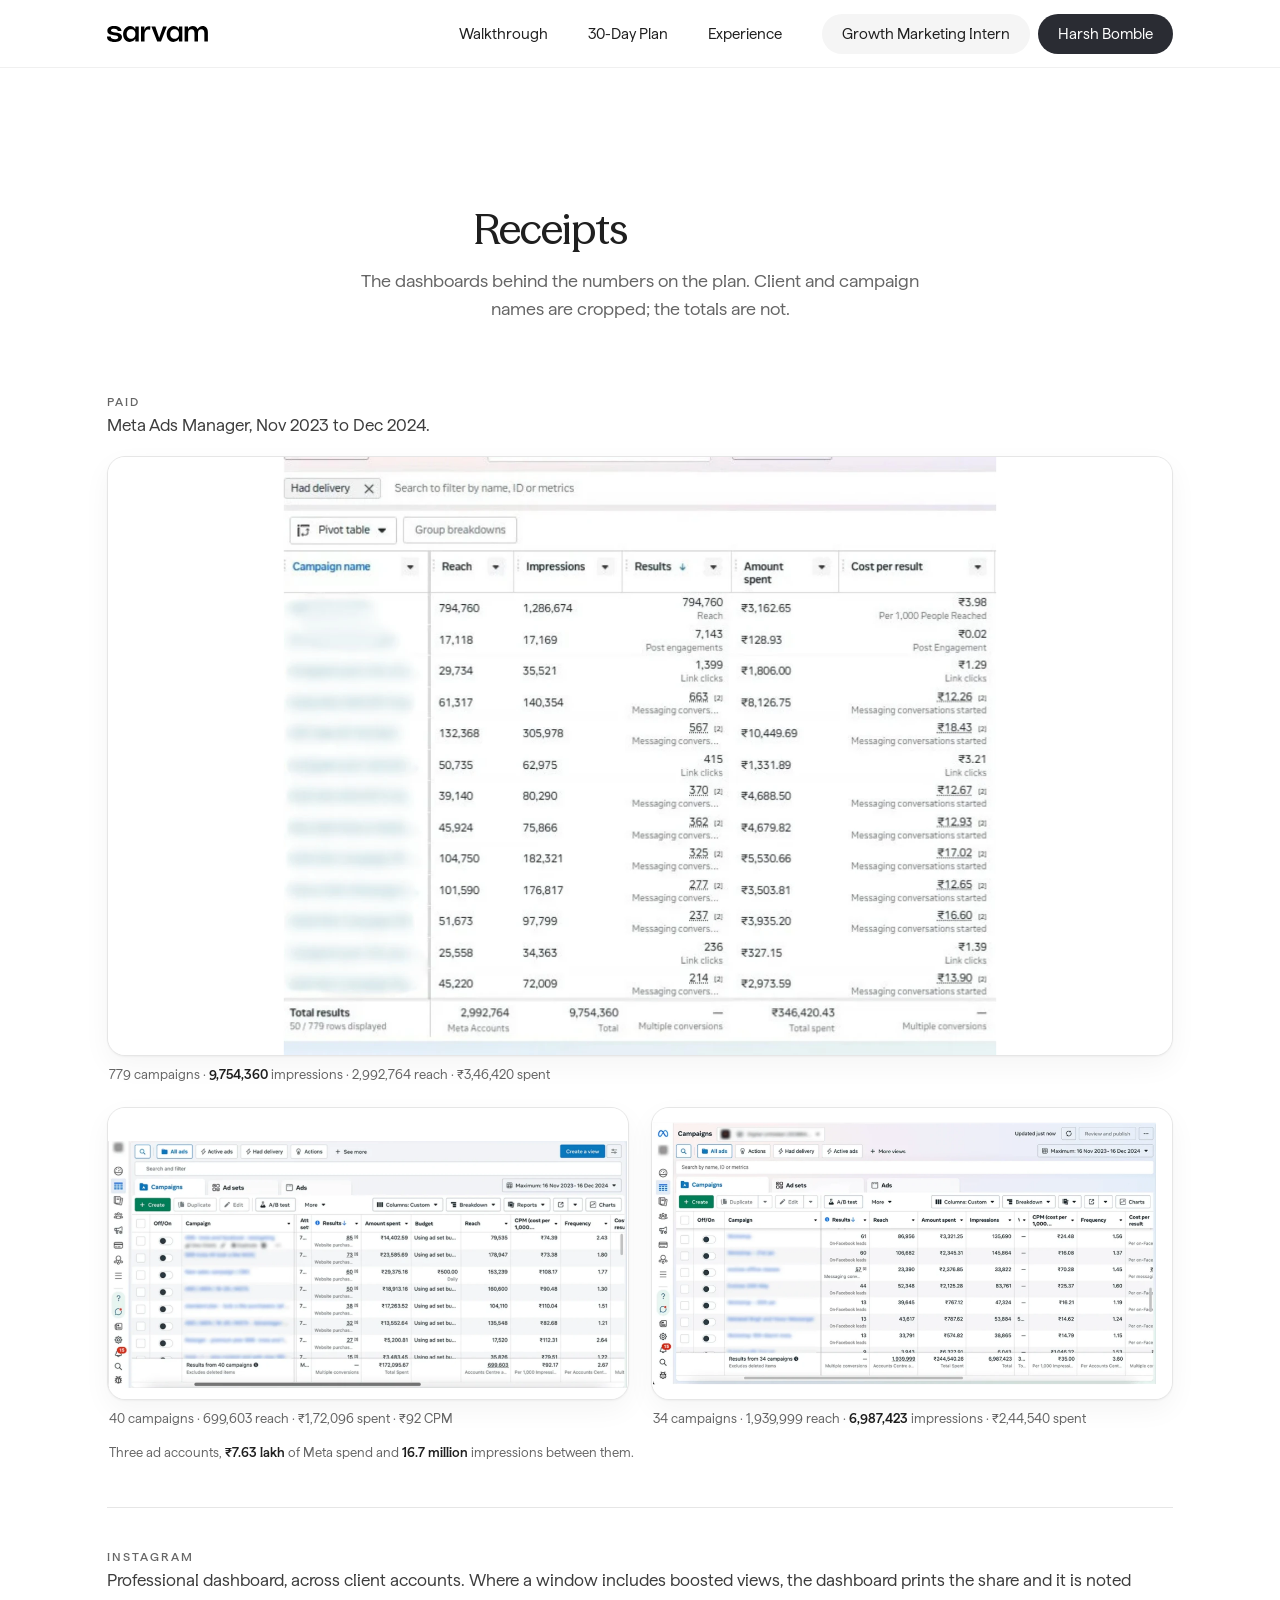
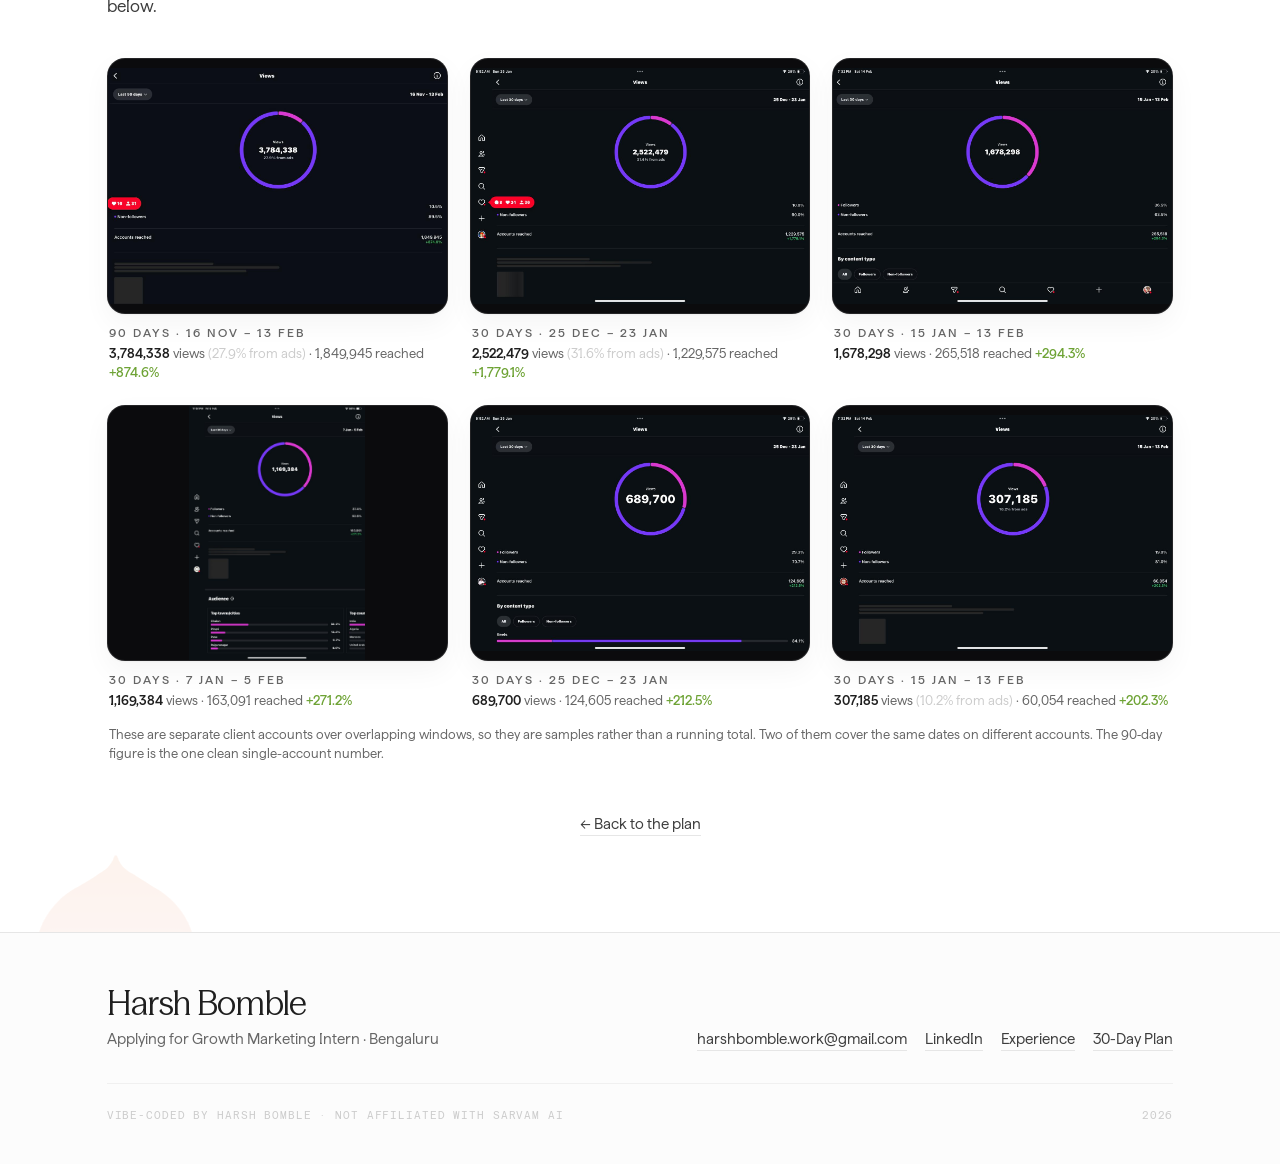
<file: proof.html>
<!doctype html>
<html lang="en">
<head>
<meta charset="utf-8">
<meta name="viewport" content="width=device-width, initial-scale=1">
<title>Receipts</title>
<meta name="description" content="Meta Ads Manager and Instagram dashboard screenshots behind the numbers on the 30-day plan.">
<meta name="author" content="Harsh Bomble">
<meta name="theme-color" content="#ffffff">
<meta name="robots" content="noindex">
<meta property="og:type" content="website">
<meta property="og:title" content="Receipts">
<meta property="og:description" content="The dashboards behind the numbers.">
<meta name="twitter:card" content="summary">
<link rel="icon" href="data:image/svg+xml,%3Csvg xmlns='http://www.w3.org/2000/svg' viewBox='0 0 32 32'%3E%3Crect width='32' height='32' rx='8' fill='%233333cc'/%3E%3Ccircle cx='16' cy='16' r='5' fill='%23fff'/%3E%3C/svg%3E">
<link rel="stylesheet" href="styles.css">
<noscript><style>
  .reveal{opacity:1 !important; translate:none !important}
  .header-bg{opacity:1 !important; translate:0 0 !important}
</style></noscript>
</head>
<body>

  <header class="site-header stuck">
    <div class="header-bg" aria-hidden="true"></div>
    <div class="wrap bar">
      <a class="brand" href="https://www.sarvam.ai/" aria-label="Sarvam"><svg xmlns="http://www.w3.org/2000/svg" width="101" height="16" fill="none" viewBox="0 0 202 32"><g fill="#000" clip-path="url(#clip0_576_7616)"><path d="m56.729 1.024-.112 4.665-.025.835-.412-.723c-1.006-1.784-2.395-3.168-4.132-4.137C50.348.7 48.426.21 46.335.21c-2.636 0-5.055.71-7.184 2.1-2.137 1.4-3.87 3.313-5.155 5.687-1.24 2.37-1.871 5.114-1.871 8.149 0 3.035.59 5.733 1.759 8.107 1.164 2.328 2.798 4.199 4.851 5.558 2.087 1.314 4.486 1.983 7.122 1.983 4.686 0 8.157-1.879 10.327-5.592l.408-.698.025.81.112 4.64h6.74V1.023h-6.74Zm-2.307 21.872c-1.626 1.788-3.763 2.69-6.353 2.69s-4.744-.902-6.41-2.686c-1.643-1.804-2.441-4.053-2.441-6.872s.823-5.138 2.44-6.872c1.663-1.784 3.82-2.69 6.41-2.69 2.591 0 4.728.906 6.354 2.69 1.617 1.738 2.436 4.05 2.436 6.872 0 2.823-.82 5.093-2.436 6.868ZM86.862 1.126l-.61 6.602A10.737 10.737 0 0 0 82.68 7.1c-2.424 0-4.32.903-5.638 2.67-1.305 1.708-1.962 4.174-1.962 7.33v13.848H68V1.035h6.785l.054 5.824.013 1.277.436-1.202c.74-2.02 1.838-3.6 3.28-4.685 1.43-1.119 3.114-1.692 5.01-1.692.624 0 1.256.062 1.875.174.578.104 1.048.237 1.414.395h-.005ZM119.693 1.047 107.956 30.95h-7.512L88.704 1.047h7.952l7.584 22.625.108.324.108-.324 7.766-22.625h7.471ZM143.905 1.02l-.133 4.669-.017.835-.412-.723c-1.01-1.784-2.398-3.168-4.132-4.137C137.51.7 135.59.21 133.499.21c-2.64 0-5.056.71-7.185 2.1-2.136 1.4-3.874 3.313-5.155 5.687-1.243 2.37-1.875 5.114-1.875 8.149 0 3.035.595 5.737 1.759 8.107 1.164 2.328 2.802 4.199 4.856 5.558 2.087 1.314 4.481 1.983 7.121 1.983 4.682 0 8.157-1.879 10.319-5.592l.412-.698.016.81.121 4.64h6.735l.013-29.925h-6.735l.004-.008Zm-2.333 21.872c-1.621 1.788-3.758 2.69-6.352 2.69-2.595 0-4.744-.902-6.411-2.686-1.642-1.804-2.436-4.053-2.436-6.872s.819-5.139 2.436-6.872c1.663-1.784 3.821-2.69 6.411-2.69 2.59 0 4.731.906 6.352 2.69 1.618 1.738 2.437 4.05 2.437 6.872 0 2.823-.819 5.093-2.437 6.868ZM201.773 12.858v18.09h-7.051V14.233c0-5.18-2.025-7.807-6.02-7.807-2.129 0-3.817.752-5.014 2.232-1.143 1.43-1.721 3.488-1.721 6.116V30.95h-6.997V14.176c0-5.143-2.004-7.75-5.958-7.75-2.133 0-3.821.753-5.014 2.233-1.185 1.426-1.779 3.484-1.779 6.116V30.95h-6.997V1.026h6.764l.054 4.382.012.973.424-.873a9.042 9.042 0 0 1 3.609-3.9c1.592-.931 3.455-1.401 5.55-1.401 4.49 0 7.588 1.979 9.213 5.883l.208.495.216-.487c.815-1.82 2.108-3.272 3.85-4.315C186.864.73 188.851.207 191.03.207c3.455 0 6.124 1.098 7.941 3.26 1.858 2.132 2.802 5.296 2.802 9.391ZM29.963 22.035c0 3.575-1.659 6.26-4.93 7.974C21.892 31.655 18.051 32 15.377 32c-5.18 0-9.117-.99-11.699-2.944C1.285 27.244.05 24.616.004 21.25v-.104L0 20.937h7.35l.009.2v.095c.158 3.538 3.076 5.488 8.227 5.488 2.112 0 7.018-.395 7.018-4.058 0-2.956-4.003-3.513-8.635-4.165C7.754 17.627.711 16.638.711 9.508.71 3.468 5.604 0 14.13 0c9.122 0 14.248 3.363 14.834 9.728l.008.113.021.228h-7.363l-.016-.19-.009-.092c-.2-2.179-2.19-4.507-7.184-4.507-4.257 0-6.598 1.339-6.598 3.77 0 2.707 3.87 3.181 8.357 3.734 3.064.374 6.535.803 9.184 2.054 3.093 1.463 4.598 3.82 4.598 7.197Z"/></g><defs><clipPath id="clip0_576_7616"><path fill="#fff" d="M0 0h201.773v32H0z"/></clipPath></defs></svg></a>
      <nav class="nav">
        <a href="index.html#walkthrough">Walkthrough</a>
        <a href="index.html#plan">30-Day Plan</a>
        <a href="index.html#experience">Experience</a>
      </nav>
      <div class="header-cta">
        <span class="pill-sm light">Growth Marketing Intern</span>
        <span class="pill-sm dark">Harsh Bomble</span>
      </div>
    </div>
  </header>

<main style="padding-top:clamp(84px,9vw,110px)">

<section class="sec has-motif">
  <img class="sec-motif bl" src="[data-uri]" alt="" aria-hidden="true" decoding="async">
  <div class="wrap">
    <header class="sec-head reveal">
      <h1>Receipts</h1>
      <p class="sec-lede">The dashboards behind the numbers on the plan. Client and
         campaign names are cropped; the totals are not.</p>
    </header>

    <div class="proof-sub reveal" style="margin-top:0; border-top:0; padding-top:0">
      <p class="t"><span class="kicker">Paid</span><br>Meta Ads Manager, Nov 2023 to Dec 2024.</p>
    </div>
    <ul class="proof reveal">
      <li>
        <a class="proof-link" href="proof/01-meta-pivot.webp" target="_blank" rel="noopener">
          <div class="proof-shot"><img src="proof/01-meta-pivot.webp" alt="Meta Ads Manager pivot across 779 campaigns" loading="lazy" decoding="async"></div>
        </a>
        <p class="proof-cap">779 campaigns &middot; <b>9,754,360</b> impressions &middot; 2,992,764 reach &middot; &#8377;3,46,420 spent</p>
      </li>
      <li>
        <a class="proof-link" href="proof/02-meta-campaigns.webp" target="_blank" rel="noopener">
          <div class="proof-shot"><img src="proof/02-meta-campaigns.webp" alt="Meta Ads Manager, 40 campaigns, purchase results" loading="lazy" decoding="async"></div>
        </a>
        <p class="proof-cap">40 campaigns &middot; 699,603 reach &middot; &#8377;1,72,096 spent &middot; &#8377;92 CPM</p>
      </li>
      <li>
        <a class="proof-link" href="proof/03-meta-leads.webp" target="_blank" rel="noopener">
          <div class="proof-shot"><img src="proof/03-meta-leads.webp" alt="Meta Ads Manager, 34 campaigns, lead results" loading="lazy" decoding="async"></div>
        </a>
        <p class="proof-cap">34 campaigns &middot; 1,939,999 reach &middot; <b>6,987,423</b> impressions &middot; &#8377;2,44,540 spent</p>
      </li>
    </ul>
    <p class="proof-foot reveal">Three ad accounts, <b>&#8377;7.63 lakh</b> of Meta spend and
       <b>16.7 million</b> impressions between them.</p>

    <div class="proof-sub reveal">
      <p class="t"><span class="kicker">Instagram</span><br>Professional dashboard, across
         client accounts. Where a window includes boosted views, the dashboard prints
         the share and it is noted below.</p>
    </div>
    <ul class="proof proof-trio reveal">
      <li>
        <a class="proof-link" href="proof/07-ig-90d-3784k.jpg" target="_blank" rel="noopener">
          <div class="proof-shot"><img src="proof/07-ig-90d-3784k.jpg" alt="Instagram dashboard, 90 days, 3,784,338 views" loading="lazy" decoding="async"></div>
        </a>
        <p class="proof-cap"><span class="kicker">90 days &middot; 16 Nov &ndash; 13 Feb</span><br>
           <b>3,784,338</b> views <span class="mix">(27.9% from ads)</span> &middot; 1,849,945 reached <span class="up">+874.6%</span></p>
      </li>
      <li>
        <a class="proof-link" href="proof/08-ig-2522k.jpg" target="_blank" rel="noopener">
          <div class="proof-shot"><img src="proof/08-ig-2522k.jpg" alt="Instagram dashboard, 2,522,479 views" loading="lazy" decoding="async"></div>
        </a>
        <p class="proof-cap"><span class="kicker">30 days &middot; 25 Dec &ndash; 23 Jan</span><br>
           <b>2,522,479</b> views <span class="mix">(31.6% from ads)</span> &middot; 1,229,575 reached <span class="up">+1,779.1%</span></p>
      </li>
      <li>
        <a class="proof-link" href="proof/06-ig-1678k.jpg" target="_blank" rel="noopener">
          <div class="proof-shot"><img src="proof/06-ig-1678k.jpg" alt="Instagram dashboard, 1,678,298 views" loading="lazy" decoding="async"></div>
        </a>
        <p class="proof-cap"><span class="kicker">30 days &middot; 15 Jan &ndash; 13 Feb</span><br>
           <b>1,678,298</b> views &middot; 265,518 reached <span class="up">+294.3%</span></p>
      </li>
      <li>
        <a class="proof-link" href="proof/05-ig-1169k.jpg" target="_blank" rel="noopener">
          <div class="proof-shot"><img src="proof/05-ig-1169k.jpg" alt="Instagram dashboard, 1,169,384 views" loading="lazy" decoding="async"></div>
        </a>
        <p class="proof-cap"><span class="kicker">30 days &middot; 7 Jan &ndash; 5 Feb</span><br>
           <b>1,169,384</b> views &middot; 163,091 reached <span class="up">+271.2%</span></p>
      </li>
      <li>
        <a class="proof-link" href="proof/04-ig-689k.jpg" target="_blank" rel="noopener">
          <div class="proof-shot"><img src="proof/04-ig-689k.jpg" alt="Instagram dashboard, 689,700 views" loading="lazy" decoding="async"></div>
        </a>
        <p class="proof-cap"><span class="kicker">30 days &middot; 25 Dec &ndash; 23 Jan</span><br>
           <b>689,700</b> views &middot; 124,605 reached <span class="up">+212.5%</span></p>
      </li>
      <li>
        <a class="proof-link" href="proof/09-ig-307k.jpg" target="_blank" rel="noopener">
          <div class="proof-shot"><img src="proof/09-ig-307k.jpg" alt="Instagram dashboard, 307,185 views" loading="lazy" decoding="async"></div>
        </a>
        <p class="proof-cap"><span class="kicker">30 days &middot; 15 Jan &ndash; 13 Feb</span><br>
           <b>307,185</b> views <span class="mix">(10.2% from ads)</span> &middot; 60,054 reached <span class="up">+202.3%</span></p>
      </li>
    </ul>
    <p class="proof-foot reveal">These are separate client accounts over overlapping
       windows, so they are samples rather than a running total. Two of them cover
       the same dates on different accounts. The 90&#8209;day figure is the one clean
       single-account number.</p>

    <p class="proof-back reveal"><a href="index.html">&larr; Back to the plan</a></p>
  </div>
</section>

</main>

<footer class="site-footer">
  <div class="wrap">
    <div class="foot-top">
      <div>
        <p class="foot-name">Harsh Bomble</p>
        <p class="foot-role">Applying for Growth Marketing Intern &middot; Bengaluru</p>
      </div>
      <ul class="foot-links">
        <li><a href="mailto:harshbomble.work@gmail.com">harshbomble.work@gmail.com</a></li>
        <li><a href="https://www.linkedin.com/in/harsh-bomble/">LinkedIn</a></li>
        <li><a href="index.html#experience">Experience</a></li>
        <li><a href="index.html#plan">30-Day Plan</a></li>
      </ul>
    </div>
    <div class="foot-base">
      <p>Vibe-coded by Harsh Bomble &middot; Not affiliated with Sarvam AI</p>
      <p>2026</p>
    </div>
  </div>
</footer>

<script>
(function () {
  var items = document.querySelectorAll('.reveal');
  if (!('IntersectionObserver' in window)) {
    items.forEach(function (el) { el.classList.add('in'); });
    return;
  }
  var io = new IntersectionObserver(function (entries) {
    entries.forEach(function (e) {
      if (e.isIntersecting) { e.target.classList.add('in'); io.unobserve(e.target); }
    });
  }, { rootMargin: '0px 0px -8% 0px', threshold: 0.06 });
  items.forEach(function (el) { io.observe(el); });
})();
</script>
</body>
</html>
</file>
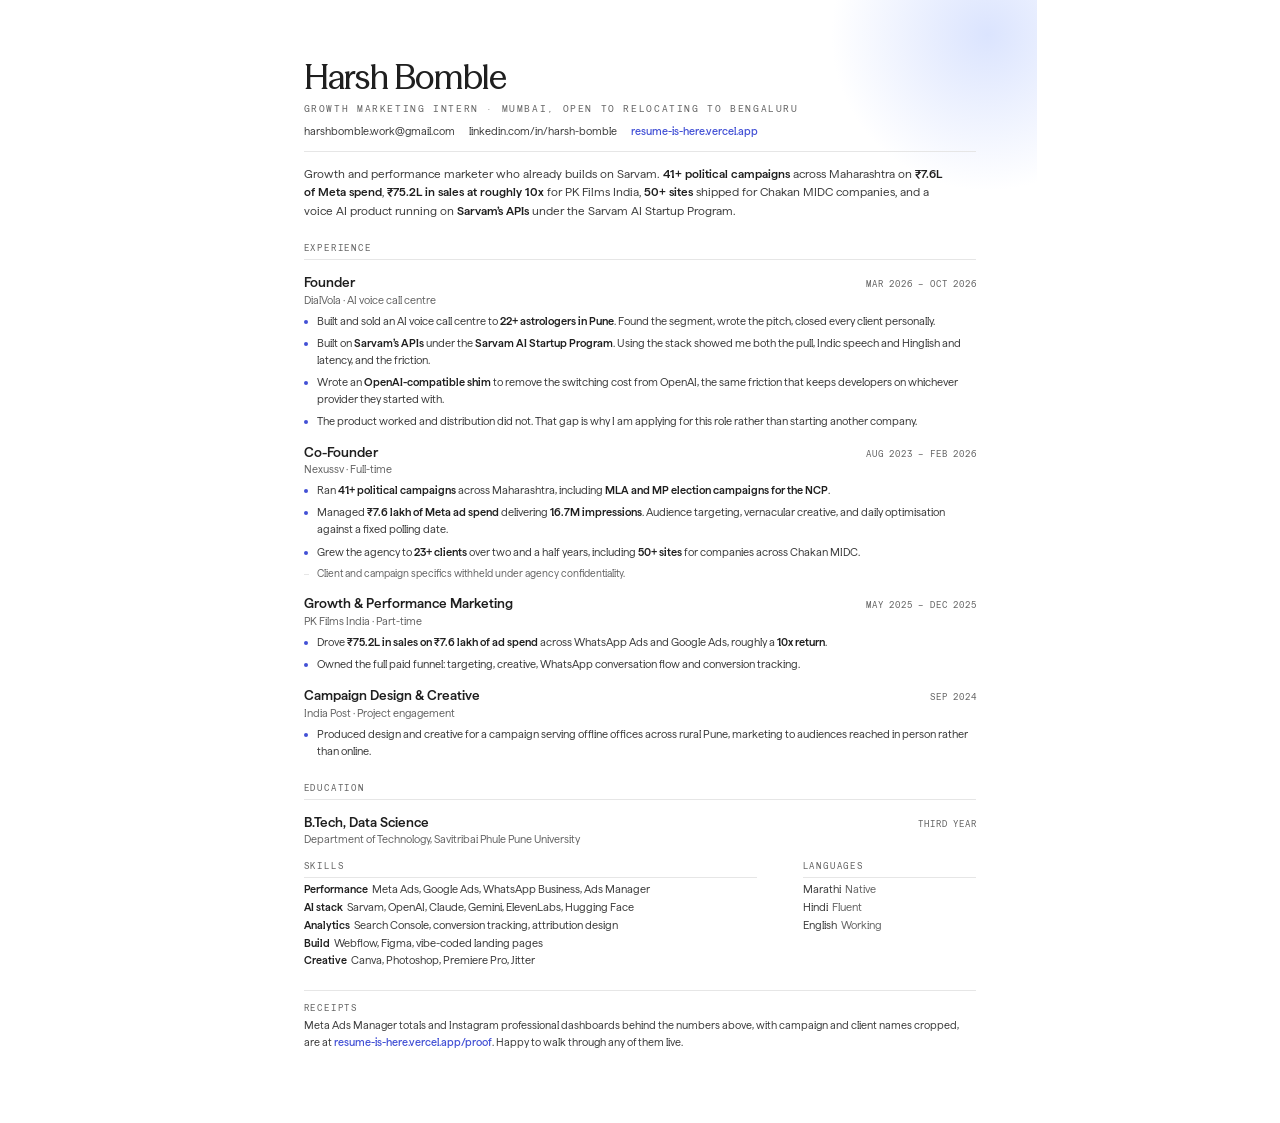
<file: resume.html>
<!doctype html>
<html lang="en">
<head>
<meta charset="utf-8">
<title>Harsh Bomble</title>
<style>
@font-face{font-family:Matter;src:url(fonts/MatterUprights-VF.woff2) format("woff2-variations");font-weight:100 1000;font-display:block}
@font-face{font-family:"Season Mix";src:url(fonts/SeasonMixVFUprights.woff2) format("woff2-variations");font-weight:300 900;font-display:block}
@font-face{font-family:"Matter Mono";src:url(fonts/MatterMono-Regular.woff2) format("woff2");font-weight:400;font-display:block}

:root{
  --tx:#1f1f1f; --tx2:#3d3d3d; --tx3:#666; --st:#e6e6e6; --st2:#f0f0f0;
  --indigo:#3333cc; --indigo-700:#4250d5; --peri-soft:#dbe4fe;
}
@page{ size:A4; margin:0 }
*{margin:0; padding:0; box-sizing:border-box}
html,body{background:#fff}
body{
  font-family:Matter,system-ui,sans-serif; color:var(--tx);
  -webkit-print-color-adjust:exact; print-color-adjust:exact;
  -webkit-font-smoothing:antialiased;
}
.sheet{
  width:210mm; min-height:297mm; padding:16mm 16mm 14mm;
  margin:0 auto; background:#fff; position:relative; overflow:hidden;
}
/* a single quiet motif, the way the site uses them */
.sheet::before{
  content:""; position:absolute; top:-34mm; right:-30mm; width:86mm; height:86mm;
  background:radial-gradient(circle at 50% 50%, var(--peri-soft) 0%, rgba(219,228,254,0) 68%);
  pointer-events:none;
}
.sheet > *{position:relative}

/* ---------- header ---------- */
.nm{font-family:"Season Mix",Matter,serif; font-weight:525; font-size:34px;
    letter-spacing:-.022em; line-height:1.05; color:var(--tx)}
.role{font-family:"Matter Mono",monospace; font-size:9.5px; letter-spacing:.17em;
      text-transform:uppercase; color:var(--tx3); margin-top:7px}
.meta{display:flex; flex-wrap:wrap; gap:4px 14px; margin-top:11px; font-size:10.8px; color:var(--tx2)}
.meta a{color:var(--tx2); text-decoration:none}
.meta .site{color:var(--indigo-700); font-weight:525}
.rule{height:1px; background:var(--st); margin:13px 0 0}

/* ---------- summary ---------- */
.sum{margin-top:13px; font-size:11.8px; line-height:1.55; color:var(--tx2); max-width:172mm}
.sum b{color:var(--tx); font-weight:600}

/* ---------- sections ---------- */
h2{
  font-family:"Matter Mono",monospace; font-size:9px; letter-spacing:.2em;
  text-transform:uppercase; color:var(--tx3); font-weight:400;
  margin:22px 0 0; padding-bottom:6px; border-bottom:1px solid var(--st);
}
.job{margin-top:14px; break-inside:avoid}
.job-top{display:flex; justify-content:space-between; align-items:baseline; gap:12px}
.job-t{font-size:13.5px; font-weight:600; color:var(--tx); line-height:1.3}
.job-w{font-family:"Matter Mono",monospace; font-size:9px; letter-spacing:.09em;
       text-transform:uppercase; color:var(--tx3); white-space:nowrap}
.job-o{font-size:10.8px; color:var(--tx3); margin-top:2px}
ul{list-style:none; margin:6px 0 0}
li{position:relative; padding-left:13px; font-size:11px; line-height:1.55;
   color:var(--tx2); margin-bottom:5px}
li::before{content:""; position:absolute; left:0; top:7px; width:4px; height:4px;
           border-radius:50%; background:var(--indigo-700)}
li b{color:var(--tx); font-weight:600}
li.q::before{background:var(--st); width:5px; height:1px; top:8px; border-radius:0}
li.q{color:var(--tx3); font-size:10.2px}

/* ---------- two short blocks side by side at the end ---------- */
.foot2{display:flex; gap:12mm; margin-top:14px}
.foot2 > div{flex:1}
.kv{font-size:11px; line-height:1.62; color:var(--tx2); margin-top:3px}
.kv b{color:var(--tx); font-weight:600; font-size:10.8px}
.edu-t{font-size:13.5px; font-weight:600; color:var(--tx); line-height:1.3}
.edu-o{font-size:10.8px; color:var(--tx3); margin-top:2px}

/* the verification path, which is the thing a resume reader actually wants */
.receipts{margin-top:20px; padding-top:11px; border-top:1px solid var(--st)}
.receipts .l{font-family:"Matter Mono",monospace; font-size:9px; letter-spacing:.2em;
             text-transform:uppercase; color:var(--tx3)}
.receipts p{margin-top:5px; font-size:10.8px; line-height:1.55; color:var(--tx2)}
.receipts b{color:var(--indigo-700); font-weight:525}
</style>
</head>
<body>
<div class="sheet">

  <header>
    <div class="nm">Harsh Bomble</div>
    <div class="role">Growth Marketing Intern &middot; Mumbai, open to relocating to Bengaluru</div>
    <div class="meta">
      <a href="mailto:harshbomble.work@gmail.com">harshbomble.work@gmail.com</a>
      <a href="https://www.linkedin.com/in/harsh-bomble/">linkedin.com/in/harsh-bomble</a>
      <a class="site" href="https://resume-is-here.vercel.app">resume-is-here.vercel.app</a>
    </div>
    <div class="rule"></div>
  </header>

  <p class="sum">Growth and performance marketer who already builds on Sarvam.
     <b>41+ political campaigns</b> across Maharashtra on <b>&#8377;7.6L of Meta spend</b>,
     <b>&#8377;75.2L in sales at roughly 10x</b> for PK Films India, <b>50+ sites</b> shipped
     for Chakan MIDC companies, and a voice AI product running on <b>Sarvam&rsquo;s APIs</b>
     under the Sarvam AI Startup Program.</p>

  <h2>Experience</h2>

  <div class="job">
    <div class="job-top">
      <div>
        <div class="job-t">Founder</div>
        <div class="job-o">DialVola &middot; AI voice call centre</div>
      </div>
      <div class="job-w">Mar 2026 &ndash; Oct 2026</div>
    </div>
    <ul>
      <li>Built and sold an AI voice call centre to <b>22+ astrologers in Pune</b>. Found the
          segment, wrote the pitch, closed every client personally.</li>
      <li>Built on <b>Sarvam&rsquo;s APIs</b> under the <b>Sarvam AI Startup Program</b>. Using
          the stack showed me both the pull, Indic speech and Hinglish and latency, and the
          friction.</li>
      <li>Wrote an <b>OpenAI-compatible shim</b> to remove the switching cost from OpenAI, the
          same friction that keeps developers on whichever provider they started with.</li>
      <li>The product worked and distribution did not. That gap is why I am applying for this
          role rather than starting another company.</li>
    </ul>
  </div>

  <div class="job">
    <div class="job-top">
      <div>
        <div class="job-t">Co-Founder</div>
        <div class="job-o">Nexussv &middot; Full-time</div>
      </div>
      <div class="job-w">Aug 2023 &ndash; Feb 2026</div>
    </div>
    <ul>
      <li>Ran <b>41+ political campaigns</b> across Maharashtra, including <b>MLA and MP
          election campaigns for the NCP</b>.</li>
      <li>Managed <b>&#8377;7.6 lakh of Meta ad spend</b> delivering <b>16.7M impressions</b>.
          Audience targeting, vernacular creative, and daily optimisation against a fixed
          polling date.</li>
      <li>Grew the agency to <b>23+ clients</b> over two and a half years, including <b>50+
          sites</b> for companies across Chakan MIDC.</li>
      <li class="q">Client and campaign specifics withheld under agency confidentiality.</li>
    </ul>
  </div>

  <div class="job">
    <div class="job-top">
      <div>
        <div class="job-t">Growth &amp; Performance Marketing</div>
        <div class="job-o">PK Films India &middot; Part-time</div>
      </div>
      <div class="job-w">May 2025 &ndash; Dec 2025</div>
    </div>
    <ul>
      <li>Drove <b>&#8377;75.2L in sales on &#8377;7.6 lakh of ad spend</b> across WhatsApp Ads
          and Google Ads, roughly a <b>10x return</b>.</li>
      <li>Owned the full paid funnel: targeting, creative, WhatsApp conversation flow and
          conversion tracking.</li>
    </ul>
  </div>

  <div class="job">
    <div class="job-top">
      <div>
        <div class="job-t">Campaign Design &amp; Creative</div>
        <div class="job-o">India Post &middot; Project engagement</div>
      </div>
      <div class="job-w">Sep 2024</div>
    </div>
    <ul>
      <li>Produced design and creative for a campaign serving offline offices across rural
          Pune, marketing to audiences reached in person rather than online.</li>
    </ul>
  </div>

  <h2>Education</h2>
  <div class="job">
    <div class="job-top">
      <div>
        <div class="edu-t">B.Tech, Data Science</div>
        <div class="edu-o">Department of Technology, Savitribai Phule Pune University</div>
      </div>
      <div class="job-w">Third year</div>
    </div>
  </div>

  <div class="foot2">
    <div>
      <h2 style="margin-top:0">Skills</h2>
      <p class="kv"><b>Performance</b> &nbsp;Meta Ads, Google Ads, WhatsApp Business, Ads Manager<br>
         <b>AI stack</b> &nbsp;Sarvam, OpenAI, Claude, Gemini, ElevenLabs, Hugging Face<br>
         <b>Analytics</b> &nbsp;Search Console, conversion tracking, attribution design<br>
         <b>Build</b> &nbsp;Webflow, Figma, vibe-coded landing pages<br>
         <b>Creative</b> &nbsp;Canva, Photoshop, Premiere Pro, Jitter</p>
    </div>
    <div style="flex:0 0 46mm">
      <h2 style="margin-top:0">Languages</h2>
      <p class="kv">Marathi &nbsp;<span style="color:#666">Native</span><br>
         Hindi &nbsp;<span style="color:#666">Fluent</span><br>
         English &nbsp;<span style="color:#666">Working</span></p>
    </div>
  </div>

  <div class="receipts">
    <div class="l">Receipts</div>
    <p>Meta Ads Manager totals and Instagram professional dashboards behind the numbers
       above, with campaign and client names cropped, are at
       <b>resume-is-here.vercel.app/proof</b>. Happy to walk through any of them live.</p>
  </div>

</div>
</body>
</html>
</file>
<file: styles.css>
@font-face{font-family:Matter;src:url(fonts/MatterUprights-VF.woff2) format("woff2-variations");font-weight:100 1000;font-style:normal;font-display:swap}
@font-face{font-family:"Season Mix";src:url(fonts/SeasonMixVFUprights.woff2) format("woff2-variations");font-weight:300 900;font-style:normal;font-display:swap}
@font-face{font-family:"Matter Mono";src:url(fonts/MatterMono-Regular.woff2) format("woff2");font-weight:400;font-style:normal;font-display:swap}

:root{
  --tx:#1f1f1f; --tx-secondary:#3d3d3d; --tx-tertiary:#666;
  --st:#e6e6e6; --st-secondary:#f0f0f0;
  --grey-50:#f9f9f9; --grey-100:#f5f5f5; --grey-200:#f0f0f0;
  --grey-300:#e6e6e6; --grey-400:#ccc; --grey-600:#999;
  --indigo-100:#e8effc; --indigo-300:#a7c0f1; --indigo-500:#6a88e2;
  --indigo-600:#556adc; --indigo-700:#4250d5; --indigo-800:#3333cc;
  --indigo-900:#212191;
  --ink-btn-a:#3a3f5c; --ink-btn-b:#1e2033;
  --paper:#fff; --paper-soft:#fcfcfc;
}
*,*::before,*::after{box-sizing:border-box}
html{-webkit-text-size-adjust:100%; scroll-behavior:smooth; scroll-padding-top:88px}
body{
  margin:0; background:var(--paper); color:#000;
  font-family:Matter,ui-sans-serif,system-ui,sans-serif;
  font-size:16px; line-height:1.5;
  -webkit-font-smoothing:antialiased; -moz-osx-font-smoothing:grayscale;
}
.wrap{width:83.333%; max-width:1200px; margin-inline:auto}
@media (max-width:760px){ .wrap{width:auto; margin-inline:20px} }

/* ============ HERO SHELL , the saffron→periwinkle wash ============ */
.hero-shell{position:relative; overflow:hidden; isolation:isolate}
.hero-grad{
  position:absolute; z-index:-2; pointer-events:none;
  width:202.7vw; height:96.9vw; top:-55.4vw; left:50%;
  transform:translateX(-50%) translateY(var(--par,0px)); will-change:transform;
  max-width:none; object-fit:fill;
}
.hero-blob{
  position:absolute; z-index:-1; pointer-events:none;
  top:50%; left:50%; transform:translate(-50%,-50%);
  width:min(600px,80vw); height:min(400px,54vw);
  background:radial-gradient(#a5bbfc 0%,#d5e2ff 40%,transparent 70%);
  filter:blur(100px); opacity:.4;
}
.top-fade{
  position:absolute; z-index:0; inset:0 0 auto 0; height:112px; pointer-events:none;
  background:linear-gradient(to bottom,#fff 0%,transparent 100%);
}

/* ============ Header ============ */
/* preloader: covers the font swap on a cold load, never longer than it has to */
.preload{
  position:fixed; inset:0; z-index:2000; display:grid; place-items:center;
  background:var(--paper);
  transition:opacity .5s cubic-bezier(.2,0,0,1), visibility .5s cubic-bezier(.2,0,0,1);
}
.preload.done{opacity:0; visibility:hidden}
.preload-inner{display:grid; justify-items:center; gap:24px}
.preload-mark{width:72px; height:72px; display:block; animation:mark-turn 2s cubic-bezier(.55,0,.45,1) infinite}
@keyframes mark-turn{
  0%  {rotate:0deg;   scale:.9}
  50% {rotate:180deg; scale:1}
  100%{rotate:360deg; scale:.9}
}
/* the mark alone is too pale on white to read as "working", so a rule carries it */
.preload-bar{position:relative; width:132px; height:2px; border-radius:2px;
             background:var(--st); overflow:hidden}
.preload-bar::after{
  content:""; position:absolute; inset:0 auto 0 0; width:38%; border-radius:2px;
  background:var(--indigo-600); animation:bar-sweep 1.15s cubic-bezier(.65,0,.35,1) infinite;
}
@keyframes bar-sweep{ from{translate:-110% 0} to{translate:375% 0} }
@media (prefers-reduced-motion:reduce){
  .preload-mark{animation:none; scale:1}
  .preload-bar::after{animation:none; width:100%}
}
.site-header{position:fixed; inset:0 0 auto 0; z-index:1000}
.site-header .bar{position:relative; z-index:1; display:flex; align-items:center;
                  justify-content:space-between; gap:24px; padding-block:14px}
/* white panel drops in once you leave the hero, the way theirs does */
.header-bg{
  position:absolute; inset:0; background:#fff; border-bottom:1px solid var(--st-secondary);
  opacity:0; translate:0 -100%;
  transition:opacity .3s ease-out, translate .3s cubic-bezier(.2,0,0,1);
}
.site-header.stuck .header-bg{opacity:1; translate:0 0}
.brand{display:flex; align-items:center; text-decoration:none; flex:1 1 0; min-width:0}
.brand svg{display:block; height:16px; width:auto}
.nav{display:flex; align-items:center; gap:8px; flex:0 0 auto}
.nav a{
  padding:8px 16px; border-radius:999px; text-decoration:none;
  font-size:15px; line-height:normal; color:var(--tx); white-space:nowrap;
  transition:background-color .2s ease;
}
.nav a:hover{background:rgba(0,0,0,.05)}
.header-cta{display:flex; align-items:center; gap:8px; flex:1 1 0; justify-content:flex-end}
.pill-sm{
  display:inline-flex; align-items:center; height:40px; padding:8px 20px;
  border-radius:999px; font-size:15px; text-decoration:none; white-space:nowrap;
}
.pill-sm.dark{background:#2a2c33; color:#fff}
.pill-sm.light{background:var(--grey-100); color:var(--tx)}
@media (max-width:760px){ .pill-sm.light{display:none} }

/* ============ Hero ============ */
.hero{position:relative; z-index:1; text-align:center; padding-block:206px 150px}
.motif{display:block; margin:0 auto 28px; width:208px; height:32px}
.rule{display:block; width:276px; max-width:70vw; height:1px; margin:0 auto;
      background:radial-gradient(circle,var(--indigo-500) 0%,transparent 100%)}
.eyebrow{
  margin:0; padding-block:10px;
  font-size:16px; font-weight:425; letter-spacing:.4px; line-height:24px;
  color:var(--indigo-900);
}
h1{
  font-family:"Season Mix",Matter,serif; font-weight:425;
  font-size:clamp(38px,5.2vw,64px); line-height:1.05; letter-spacing:-.025em;
  margin:28px auto 20px; color:#000; max-width:20ch; text-wrap:balance;
}
.lede{
  margin:0 auto; max-width:56ch; text-wrap:pretty; font-size:18px; line-height:1.55; color:var(--tx-secondary);
}
.cta{display:flex; flex-wrap:wrap; gap:12px; justify-content:center; margin-top:36px}
.pill{
  display:inline-flex; align-items:center; justify-content:center;
  height:52px; padding:14px 24px; border-radius:999px;
  font-family:"Season Mix",Matter,serif; font-weight:500; font-size:16px;
  text-decoration:none; border:0; cursor:pointer;
}
.pill.dark{background:linear-gradient(var(--ink-btn-a) 0%,var(--ink-btn-b) 100%); color:#fff}
/* hairline so the light pill still reads on the grey bands, where a
   pure-white fill would otherwise disappear */
.pill.lightb{background:linear-gradient(#fff 0%,#f0f1f5 100%); color:var(--ink-btn-b);
             box-shadow:inset 0 0 0 1px rgba(31,31,31,.08)}

/* ============ Grain , their recipe: 512px tile, soft-light, .5, rotated 180.
   Their own tile is a 1.7MB PNG, so this is an SVG turbulence equivalent. ============ */
.grain::after{
  content:""; position:absolute; inset:0; z-index:0; pointer-events:none;
  background-image:url("data:image/svg+xml,%3Csvg xmlns='http://www.w3.org/2000/svg' width='512' height='512'%3E%3Cfilter id='n'%3E%3CfeTurbulence type='fractalNoise' baseFrequency='0.75' numOctaves='4' stitchTiles='stitch'/%3E%3C/filter%3E%3Crect width='512' height='512' filter='url(%23n)' opacity='0.5'/%3E%3C/svg%3E");
  background-size:512px 512px; background-repeat:repeat;
  mix-blend-mode:soft-light; opacity:.22; transform:rotate(180deg);
}

/* ============ Depth , layered rather than a flat 1px box ============ */
.card{
  position:relative; overflow:hidden;
  box-shadow:0 1px 2px rgba(31,31,31,.04), 0 10px 28px rgba(31,31,31,.045);
}
/* their featured-card treatment: a motif bleeding out of the top-right */
.card .accent{
  position:absolute; top:-34px; right:-34px; width:132px; height:132px;
  opacity:.32; pointer-events:none; user-select:none;
}
.card > *:not(.accent){position:relative; z-index:1}

/* ============ Motion , their timing: opacity .36s ease-out, translate .52s ============ */
.reveal{opacity:0; translate:0 18px;
        transition:opacity .36s ease-out, translate .52s cubic-bezier(.2,0,0,1)}
.reveal.in{opacity:1; translate:0 0}

.card{transition:transform .35s cubic-bezier(.2,0,0,1), box-shadow .35s cubic-bezier(.2,0,0,1),
      border-color .2s cubic-bezier(.4,0,.2,1)}
.grid-3 .card:hover, .grid-4 .card:hover{
  transform:translateY(-4px); border-color:var(--grey-400);
  box-shadow:0 2px 4px rgba(31,31,31,.05), 0 20px 48px rgba(31,31,31,.10);
}
.card .accent{transition:transform .5s cubic-bezier(.2,0,0,1), opacity .35s ease-out}
.grid-3 .card:hover .accent, .grid-4 .card:hover .accent{transform:scale(1.1) rotate(6deg); opacity:.52}
.pill{transition:transform .35s cubic-bezier(.2,0,0,1), box-shadow .35s cubic-bezier(.2,0,0,1), filter .2s ease-out}
.pill:hover{transform:translateY(-1px); box-shadow:0 10px 24px rgba(31,31,31,.16)}
.pill.lightb:hover{box-shadow:inset 0 0 0 1px rgba(31,31,31,.14), 0 10px 24px rgba(31,31,31,.08)}
.video-frame{transition:box-shadow .35s cubic-bezier(.2,0,0,1)}

.play{transition:transform .35s cubic-bezier(.2,0,0,1), background-color .2s ease-out}
.video-shell:hover .play{transform:scale(1.06); background:rgba(255,255,255,.9)}

@media (prefers-reduced-motion:reduce){
  html{scroll-behavior:auto}
  .reveal{opacity:1; translate:none; transition:none}
  *,*::before,*::after{transition-duration:.01ms !important; animation-duration:.01ms !important}
  .grid-3 .card:hover,.grid-4 .card:hover,.pill:hover{transform:none}
}

/* ============ Stepper ============ */
.steps{
  display:flex; align-items:center; justify-content:center; flex-wrap:wrap;
  gap:0; margin-bottom:clamp(26px,3.4vw,40px);
}
.step{
  display:inline-flex; align-items:center; gap:9px;
  padding:9px 18px 9px 10px; border-radius:999px;
  background:#fff; border:1px solid var(--st);
  box-shadow:0 1px 2px rgba(31,31,31,.04), 0 6px 18px rgba(31,31,31,.045);
  font-size:15px; color:var(--tx-tertiary); white-space:nowrap;
}
.step .ic{
  width:26px; height:26px; border-radius:50%; display:grid; place-items:center;
  background:var(--grey-100);
}
.step .ic svg{width:14px; height:14px; fill:none; stroke:var(--grey-400);
              stroke-width:1.8; stroke-linecap:round; stroke-linejoin:round}
.step.on{color:var(--tx); border-color:var(--indigo-300)}
.step.on .ic{background:var(--indigo-100)}
.step.on .ic svg{stroke:var(--indigo-700)}
.step-line{flex:1 1 34px; min-width:18px; height:1px; background:var(--st)}
@media (max-width:760px){
  .steps{gap:10px}
  .step-line{display:none}
  .step{font-size:14px; padding:8px 15px 8px 9px}
}

/* ============ Section motifs , large, faint, bleeding off an edge ============ */
.sec, .band{position:relative}
.has-motif{overflow:hidden}
.sec-motif{
  position:absolute; z-index:0; pointer-events:none; user-select:none;
  width:clamp(240px,34vw,460px); opacity:.075;
}
.sec-motif.tr{top:-9%; right:-7%}
.sec-motif.bl{bottom:-13%; left:-8%}
.sec-motif.rc{top:50%; right:-9%; translate:0 -50%}
.sec > .wrap{position:relative; z-index:1}
@media (max-width:760px){ .sec-motif{width:clamp(180px,48vw,260px); opacity:.055} }

/* ============ Body sections ============ */
.band{background:var(--grey-50)}
.sec{padding-block:clamp(56px,7.5vw,96px)}
.sec-head{text-align:center; max-width:720px; margin:0 auto clamp(32px,4vw,48px)}
.sec-head h1, .sec-head h2, .closing h2{
  font-family:"Season Mix",Matter,serif; font-weight:525;
  font-size:clamp(30px,3.9vw,42px); line-height:1.12; letter-spacing:-.022em;
  color:var(--tx); margin:0; text-wrap:balance;
}
.sec-lede{margin:14px auto 0; max-width:54ch; font-size:18px; line-height:1.55; color:var(--tx-tertiary); text-wrap:pretty}

.card{background:#fff; border:1px solid var(--st); border-radius:24px; padding:clamp(24px,2.6vw,32px)}
.card h3{font-size:20px; font-weight:525; line-height:1.3; color:var(--tx); margin:0 0 10px}
.card p{margin:0; font-size:16px; line-height:1.6; color:var(--tx-tertiary)}
.chip{
  display:grid; place-items:center; width:40px; height:40px; border-radius:11px;
  background:var(--indigo-100); margin-bottom:18px;
}
.chip svg{width:20px; height:20px; fill:none; stroke:#4250d5; stroke-width:1.75;
          stroke-linecap:round; stroke-linejoin:round}
.phase{font-size:12px; font-weight:525; letter-spacing:2px; text-transform:uppercase;
       color:var(--indigo-900); margin:0 0 8px}

.grid-3{display:grid; grid-template-columns:repeat(3,1fr); gap:20px}

/* ============ Plan slides ============ */
/* Each card pins under the header and the next one rides up over it.
   Offsets step down by 22px so the cards already stuck keep a visible edge.
   Block flow, not grid: a sticky grid item is confined to its own row. */
.slides{display:block}
.slide{position:sticky; margin-bottom:clamp(16px,2.2vw,24px)}
.slides > .slide:nth-child(1){top:100px}
.slides > .slide:nth-child(2){top:122px}
.slides > .slide:nth-child(3){top:144px}
.slides > .slide:last-child{margin-bottom:0}
.slide{
  display:grid; grid-template-columns:minmax(0,1fr) minmax(0,1.12fr);
  gap:clamp(20px,3vw,48px); align-items:center;
  background:#fff; border:1px solid var(--st); border-radius:24px;
  padding:clamp(24px,3vw,44px);
  box-shadow:0 1px 2px rgba(31,31,31,.04), 0 12px 32px rgba(31,31,31,.05);
}
.slide-copy h3{margin:0 0 12px; font-size:clamp(21px,2.4vw,27px); font-weight:525;
               line-height:1.22; letter-spacing:-.015em; color:var(--tx)}
.slide-copy > p{margin:0; font-size:16px; line-height:1.62; color:var(--tx-tertiary)}
.slide-copy .kicker{display:block; margin-bottom:14px}
.slide-ticks{list-style:none; margin:clamp(22px,2.6vw,30px) 0 0; padding:0; display:grid; gap:11px}
.slide-ticks li{display:flex; align-items:center; gap:11px; font-size:15px; color:var(--tx-secondary)}

.slide-visual{
  border-radius:18px; padding:clamp(18px,2.4vw,30px); display:grid; place-items:center;
  min-height:clamp(220px,24vw,300px);
}
.slide-visual.v1{background:linear-gradient(150deg,#a5bbfc 0%,#d5e2ff 52%,#eef2ff 100%)}
.slide-visual.v2{background:linear-gradient(150deg,#ffb053 0%,#ffd6a8 52%,#fff3e4 100%)}
.slide-visual.v3{background:linear-gradient(150deg,#acd587 0%,#d6ecc2 52%,#f2f8eb 100%)}
.vig{
  width:100%; background:#fff; border-radius:12px; padding:16px 17px;
  box-shadow:0 10px 30px rgba(31,31,31,.14); font-size:12px;
}
.vig-head{display:flex; justify-content:space-between; align-items:center;
          padding-bottom:11px; margin-bottom:11px; border-bottom:1px solid var(--st-secondary)}
.vig-title{font-weight:525; color:var(--tx); font-size:12px}
.vig-tag{font-family:"Matter Mono",ui-monospace,monospace; font-size:9px; letter-spacing:.08em;
         text-transform:uppercase; color:var(--grey-600)}
.vig-row{display:flex; align-items:center; gap:10px; padding-block:7px; color:var(--tx-tertiary)}
.vig-row + .vig-row{border-top:1px solid #f5f5f5}
.vig-row .k{flex:1; min-width:0; overflow:hidden; text-overflow:ellipsis; white-space:nowrap}
.vig-row .v{font-weight:525; color:var(--tx); font-variant-numeric:tabular-nums}
.vig-row.hot .v{color:#b81514}
.vig-row.key .v{color:var(--indigo-700); font-weight:525}
.vig-rank{width:16px; font-family:"Matter Mono",ui-monospace,monospace; color:var(--grey-400); font-size:10px}
.vig-chip{font-size:10px; padding:2px 7px; border-radius:999px; background:var(--grey-100); color:var(--tx-tertiary)}
.vig-bar{height:5px; border-radius:999px; background:var(--grey-100); overflow:hidden; width:46px; flex:0 0 auto}
.vig-bar i{display:block; height:100%; border-radius:999px; background:var(--indigo-500)}
.vig-tiles{display:grid; grid-template-columns:1fr 1fr; gap:9px}
.vig-tile{border:1px solid var(--st-secondary); border-radius:9px; padding:9px 10px}
.vig-tile .n{display:block; font-family:"Season Mix",Matter,serif; font-size:19px; line-height:1; color:var(--tx)}
.vig-tile .l{display:block; margin-top:5px; font-size:9px; letter-spacing:.06em;
             text-transform:uppercase; color:var(--tx-tertiary)}
@media (max-width:1000px){
  .slides > .slide{position:static}
}
@media (max-width:860px){
  .slide{grid-template-columns:minmax(0,1fr); gap:24px}
  .slide-visual{min-height:200px; order:2}
}
@media (prefers-reduced-motion:reduce){
  .slides > .slide{position:static}
}
/* measured list , no boxes, so it reads differently from the grids above */
.measure{list-style:none; margin:0; padding:0; border-top:1px solid var(--st)}
.measure li{
  display:grid; grid-template-columns:72px minmax(0,1fr) minmax(0,1.3fr);
  gap:clamp(14px,2.4vw,36px); align-items:baseline;
  padding-block:clamp(20px,2.4vw,28px); border-bottom:1px solid var(--st-secondary);
}
.measure .mn{font-family:"Season Mix",Matter,serif; font-weight:425; font-size:34px;
             line-height:1; color:var(--grey-400)}
.measure h3{margin:0; font-size:19px; font-weight:525; line-height:1.3; color:var(--tx)}
.measure p{margin:0; font-size:16px; line-height:1.6; color:var(--tx-tertiary)}
@media (max-width:860px){
  .measure li{grid-template-columns:48px minmax(0,1fr); row-gap:8px}
  .measure p{grid-column:2 / 3}
  .measure .mn{font-size:26px}
}

/* two-column media split, as on their site */
.split{display:grid; grid-template-columns:minmax(0,360px) minmax(0,1fr); gap:20px; align-items:stretch}
.split-copy{display:flex; flex-direction:column}
.h-card{font-family:"Season Mix",Matter,serif; font-weight:525; font-size:clamp(26px,2.8vw,32px);
        line-height:1.15; letter-spacing:-.02em; color:var(--tx); margin:0 0 14px}
.split-copy p{font-size:16px; line-height:1.6; color:var(--tx-tertiary); margin:0}
.split-cta{margin-top:auto; align-self:flex-start}
@media (min-width:901px){ .split-copy{padding-block:clamp(28px,3vw,40px)} }

/* their media treatment: a translucent white frame around a bordered card */
.video-shell{
  border:9px solid rgba(255,255,255,.55); border-radius:28px;
  background:linear-gradient(170deg,#eef2ff 0%,#f7f9ff 60%,#fff 100%);
  box-shadow:0 1px 2px rgba(31,31,31,.05), 0 24px 60px rgba(31,31,31,.09);
  transition:box-shadow .35s cubic-bezier(.2,0,0,1);
}
.video-shell:hover{box-shadow:0 2px 4px rgba(31,31,31,.06), 0 32px 76px rgba(31,31,31,.13)}
.video-frame{
  position:relative; aspect-ratio:16/9; width:100%;
  border:1px solid var(--st); border-radius:19px; overflow:hidden;
  background:
    radial-gradient(120% 90% at 50% 8%, #f4f7ff 0%, #fbfcff 42%, #fff 72%);
  box-shadow:none;
}
/* a big faded motif so the panel reads as designed, not as a blank box */
.video-ph .motif-bg{
  position:absolute; top:50%; left:50%; translate:-50% -50%;
  width:min(46%,260px); opacity:.16; pointer-events:none;
}
.video-frame iframe{position:absolute; inset:0; width:100%; height:100%; border:0; display:block}
.video-frame video{position:absolute; inset:0; width:100%; height:100%; display:block;
                   object-fit:cover; background:#fff}
.video-ph{position:absolute; inset:0; display:grid; place-items:center}
.play{
  width:64px; height:64px; border-radius:50%; display:grid; place-items:center;
  background:rgba(255,255,255,.72); border:1px solid rgba(0,0,0,.06);
  box-shadow:0 8px 28px rgba(31,31,31,.14); backdrop-filter:blur(6px);
}
.play svg{width:17px; height:17px; margin-left:3px; fill:var(--tx)}

.plan-inner{max-width:880px; margin-inline:auto}
.plan-box p{font-size:18px; line-height:1.65; color:var(--tx-secondary)}
.plan-box p b{color:#000; font-weight:600}

/* ============ Experience , a stat strip and a divided list.
   Deliberately not cards: the grids above already use that shape. ============ */
.stats{
  display:grid; grid-template-columns:repeat(4,1fr);
  border-top:1px solid var(--st); border-bottom:1px solid var(--st);
  margin-bottom:clamp(36px,4.5vw,56px);
}
.stat{padding:clamp(24px,2.8vw,34px) clamp(12px,2vw,28px); border-left:1px solid var(--st-secondary)}
.stat:first-child{border-left:0}
.stat .n{
  display:block; font-family:"Season Mix",Matter,serif; font-weight:425;
  font-size:clamp(36px,4.8vw,52px); line-height:1; letter-spacing:-.022em;
  background:linear-gradient(170deg,#1f1f1f 0%,#3a3f5c 55%,#4250d5 100%);
  -webkit-background-clip:text; background-clip:text; color:transparent;
}
@supports not (background-clip:text){ .stat .n{color:var(--tx)} }
.stat .n{font-variant-numeric:tabular-nums}
.stat .l{
  display:block; margin-top:10px; font-size:12px; font-weight:525; letter-spacing:2px;
  text-transform:uppercase; color:var(--tx-tertiary); line-height:1.4;
}

.xp-bar{display:flex; justify-content:flex-end; margin-bottom:10px}
.xp-all{
  background:none; border:0; cursor:pointer; padding:6px 2px;
  font-family:"Matter Mono",ui-monospace,monospace; font-size:12px;
  letter-spacing:.06em; text-transform:uppercase; color:var(--tx-tertiary);
  transition:color .2s cubic-bezier(.4,0,.2,1);
}
.xp-all:hover{color:var(--indigo-700)}
.xp-all:focus-visible{outline:2px solid var(--indigo-600); outline-offset:3px; border-radius:4px}

.xp{border-top:1px solid var(--st)}
.xp-item{border-bottom:1px solid var(--st-secondary)}

.xp-head{
  width:100%; display:grid;
  grid-template-columns:52px minmax(0,1fr) auto 22px;
  align-items:center; gap:clamp(10px,2vw,28px);
  padding:clamp(20px,2.4vw,28px) 0; margin:0;
  background:none; border:0; font:inherit; color:inherit;
  text-align:left; cursor:pointer;
  transition:opacity .2s cubic-bezier(.4,0,.2,1);
}
.xp-head:focus-visible{outline:2px solid var(--indigo-600); outline-offset:4px; border-radius:6px}
.xp-num{
  font-family:"Season Mix",Matter,serif; font-weight:425; font-size:28px;
  line-height:1; color:var(--grey-400);
  transition:color .25s cubic-bezier(.4,0,.2,1);
}
.xp-head:hover .xp-num, .xp-item.open .xp-num{color:var(--indigo-500)}
.xp-role{display:block; font-size:20px; font-weight:525; line-height:1.3; color:var(--tx)}
.xp-org{display:block; font-size:15px; color:var(--tx-tertiary); margin-top:3px}
.xp-when{
  font-family:"Matter Mono",ui-monospace,monospace; font-size:12px; letter-spacing:.06em;
  text-transform:uppercase; color:var(--tx-tertiary); white-space:nowrap;
}
.xp-chev{
  width:22px; height:22px; fill:none; stroke:var(--tx-tertiary); stroke-width:1.75;
  stroke-linecap:round; stroke-linejoin:round; justify-self:end;
  transition:transform .4s cubic-bezier(.2,0,0,1), stroke .25s ease-out;
}
.xp-item.open .xp-chev{transform:rotate(180deg); stroke:var(--indigo-600)}

/* 0fr to 1fr animates height without measuring anything in JS */
.xp-panel{
  display:grid; grid-template-rows:0fr;
  transition:grid-template-rows .42s cubic-bezier(.2,0,0,1);
}
.xp-item.open .xp-panel{grid-template-rows:1fr}
.xp-panel-inner{overflow:hidden}
.xp-content{
  padding:0 0 clamp(22px,2.6vw,30px) calc(52px + clamp(10px,2vw,28px));
  opacity:0; transition:opacity .3s ease-out .06s;
}
.xp-item.open .xp-content{opacity:1}

.xp-points{margin:0; padding:0; list-style:none; display:grid; gap:12px}
.xp-points li{position:relative; padding-left:30px; font-size:17px; line-height:1.6; color:var(--tx-secondary)}
.xp-points li > .tick{position:absolute; left:0; top:4px}
/* scalloped verification badge, as on their enterprise checklists */
.tick{
  flex:0 0 auto; width:20px; height:20px; display:block;
}
.tick svg{width:100%; height:100%; display:block; color:var(--indigo-600)}
.tick.green svg{color:#6ea335}
.tick.pink svg{color:#e879b9}
.xp-points li b{color:var(--tx); font-weight:600}
.xp-points li.todo{
  padding:12px 14px 12px 16px; border:1px dashed var(--grey-400);
  border-radius:10px; color:var(--tx-tertiary); font-size:15px;
}
.xp-points li.todo::before{display:none}
.xp-points li.note{
  padding-left:16px; border-left:2px solid var(--st);
  color:var(--tx-tertiary); font-size:15px; line-height:1.55;
}
.xp-content p{margin:0; font-size:17px; line-height:1.6; color:var(--tx-secondary)}
.xp-content .tags{display:flex; flex-wrap:wrap; gap:8px; margin:18px 0 0; padding:0; list-style:none}
.xp-content .tags li{
  font-size:13px; color:var(--tx-tertiary);
  border:1px solid var(--st); border-radius:999px; padding:4px 12px;
}

@media (max-width:860px){
  .stats{grid-template-columns:repeat(2,1fr)}
  .stat:nth-child(3){border-left:0}
  .stat:nth-child(n+3){border-top:1px solid var(--st-secondary)}
  .xp-head{grid-template-columns:40px minmax(0,1fr) 20px; row-gap:6px}
  .xp-num{font-size:24px}
  .xp-when{grid-column:2 / 3; justify-self:start}
  .xp-chev{grid-column:3 / 4; grid-row:1 / 2}
  .xp-content{padding-left:calc(40px + 10px)}
}
@media (max-width:460px){
  .stats{grid-template-columns:1fr}
  .stat{border-left:0}
  .stat:nth-child(n+2){border-top:1px solid var(--st-secondary)}
}

/* ============ Glyph field , their careers page renders these as live text,
   not an image, which is why it stays crisp. Rebuilt the same way. ============ */
:root{
  --glyph-dim:#d8d8d8; --glyph-saffron:#f9730c; --glyph-amber:#ffb053;
  --glyph-indigo:#556adc; --glyph-peri:#a5bbfc;
}
.glyphs{
  position:relative; z-index:0; pointer-events:none; user-select:none;
  margin-top:clamp(44px,5.5vw,72px); height:clamp(148px,19vw,232px); overflow:hidden;
  display:flex; flex-wrap:wrap; align-content:flex-start; justify-content:center;
  gap:7px 13px; padding-inline:16px;
  font-size:17px; line-height:1.5;
  -webkit-mask-image:linear-gradient(180deg,#000 0%,#000 46%,transparent 100%);
          mask-image:linear-gradient(180deg,#000 0%,#000 46%,transparent 100%);
}
.glyphs i{font-style:normal}

/* ============ Design sheet , staggered 6 / 7 / 6 ============ */
.sheet{
  background:#fff; border:1px solid var(--st); border-radius:22px;
  padding:clamp(6px,1vw,10px) clamp(18px,2.6vw,34px);
  box-shadow:0 1px 2px rgba(31,31,31,.04), 0 12px 32px rgba(31,31,31,.05);
}
.sheet-row{
  display:grid; grid-template-columns:132px minmax(0,1fr);
  gap:clamp(16px,2.6vw,34px); align-items:center;
  padding-block:clamp(20px,2.4vw,28px); border-top:1px solid var(--st-secondary);
}
.sheet-row:first-child{border-top:0}
.sheet-label{
  font-family:"Matter Mono",ui-monospace,monospace; font-size:11px; letter-spacing:.14em;
  text-transform:uppercase; color:var(--tx-tertiary);
}
.sheet-items{display:flex; flex-wrap:wrap; gap:clamp(10px,1.4vw,16px)}
@media (max-width:720px){
  .sheet-row{grid-template-columns:1fr; gap:14px; align-items:start}
  .sheet{padding-inline:clamp(14px,4vw,22px)}
}
.spec{width:clamp(66px,6.6vw,86px); display:flex; flex-direction:column; gap:8px}
.spec-box{
  position:relative; aspect-ratio:1; border-radius:14px; overflow:hidden;
  border:1px solid var(--st); background:#fff;
  display:grid; place-items:center;
  box-shadow:0 1px 2px rgba(31,31,31,.04), 0 6px 18px rgba(31,31,31,.04);
  transition:transform .35s cubic-bezier(.2,0,0,1), box-shadow .35s cubic-bezier(.2,0,0,1);
}
.spec:hover .spec-box{transform:translateY(-3px); box-shadow:0 2px 4px rgba(31,31,31,.05), 0 14px 32px rgba(31,31,31,.10)}
.spec-cap{
  font-family:"Matter Mono",ui-monospace,monospace; font-size:10px; letter-spacing:.05em;
  text-transform:uppercase; color:var(--grey-400); text-align:center; line-height:1.3;
}
.spec-box.fill{border-color:transparent}
.spec-box .aa{font-size:clamp(26px,3.2vw,38px); line-height:1; color:var(--tx)}
.spec-box .aa.season{font-family:"Season Mix",Matter,serif; font-weight:425}
.spec-box .aa.matter{font-family:Matter,sans-serif; font-weight:525}
.spec-box .aa.mono{font-family:"Matter Mono",ui-monospace,monospace; font-size:clamp(20px,2.4vw,28px)}
.spec-box .num{
  font-family:"Season Mix",Matter,serif; font-weight:425; line-height:1; color:var(--tx-tertiary);
  font-size:clamp(22px,2.8vw,32px);
}
.spec-box .mini-pill{
  padding:6px 13px; border-radius:999px; font-family:"Season Mix",Matter,serif;
  font-weight:500; font-size:11px; white-space:nowrap;
}
.spec-box .mini-pill.dark{background:linear-gradient(var(--ink-btn-a),var(--ink-btn-b)); color:#fff}
.spec-box .mini-pill.light{background:linear-gradient(#fff,#f0f1f5); color:var(--ink-btn-b);
                           box-shadow:inset 0 0 0 1px rgba(31,31,31,.08)}
.spec-box .mini-chip{width:34px; height:34px; border-radius:10px; background:var(--indigo-100);
                     display:grid; place-items:center}
.spec-box .mini-chip svg{width:17px; height:17px; fill:none; stroke:var(--indigo-700);
                         stroke-width:1.75; stroke-linecap:round; stroke-linejoin:round}
.spec-box .mini-motif{width:64%; opacity:.62}
.spec-box .mini-rule{width:66%; height:1px;
  background:radial-gradient(circle,var(--indigo-500) 0%,transparent 100%)}
.spec-box .mini-play{
  width:34px; height:34px; border-radius:50%; display:grid; place-items:center;
  background:rgba(255,255,255,.75); border:1px solid rgba(0,0,0,.06);
  box-shadow:0 5px 16px rgba(31,31,31,.14);
}
.spec-box .mini-play svg{width:11px; height:11px; margin-left:2px; fill:var(--tx)}
.spec-box .mini-glyph{font-size:26px; line-height:1}
@media (max-width:620px){
  .spec{width:clamp(62px,19vw,88px)}
  .spec-cap{font-size:9px}
}

/* ============ Statement ============ */
.statement{
  position:relative; overflow:hidden; isolation:isolate;
  padding-block:clamp(84px,11vw,150px) 0; background:var(--paper);
  border-top:1px solid var(--st-secondary);
}
.statement-inner{position:relative; z-index:1; text-align:center; max-width:900px; margin-inline:auto}
.statement h2{
  margin:0; font-family:"Season Mix",Matter,serif; font-weight:425;
  font-size:clamp(32px,5.4vw,60px); line-height:1.08; letter-spacing:-.025em;
  color:var(--tx); text-wrap:balance;
}
/* saffron through to indigo , the flag running left to right */
.statement h2 .grad{
  background:linear-gradient(100deg,#f9730c 0%,#ffb053 26%,#556adc 68%,#3333cc 100%);
  -webkit-background-clip:text; background-clip:text; color:transparent;
}
@supports not (background-clip:text){ .statement h2 .grad{color:#3333cc} }
.statement .kicker{display:block; margin-bottom:clamp(18px,2.4vw,26px)}
.statement .cta{margin-top:clamp(30px,3.6vw,42px)}

/* ============ Proof slots ============ */
.proof{list-style:none; margin:0; padding:0;
       display:grid; grid-template-columns:1fr 1fr; gap:clamp(14px,2vw,22px)}
.proof > li:first-child{grid-column:1 / -1}
.proof-link{display:block; text-decoration:none}
.proof-shot{
  position:relative; aspect-ratio:16/9; overflow:hidden;
  border:1px solid var(--st); border-radius:18px; background:var(--grey-50);
  box-shadow:0 1px 2px rgba(31,31,31,.04), 0 10px 28px rgba(31,31,31,.045);
  transition:transform .35s cubic-bezier(.2,0,0,1), box-shadow .35s cubic-bezier(.2,0,0,1);
}
.proof li:hover .proof-shot{transform:translateY(-4px);
  box-shadow:0 2px 4px rgba(31,31,31,.05), 0 20px 48px rgba(31,31,31,.10)}
.proof-shot img{position:absolute; inset:0; width:100%; height:100%; object-fit:contain;
                object-position:center; display:block; background:#fff}
.receipt-card{
  display:flex; align-items:center; justify-content:space-between; gap:clamp(20px,3vw,40px);
  flex-wrap:wrap; text-decoration:none; background:#fff;
  border:1px solid var(--st); border-radius:24px; padding:clamp(26px,3vw,38px);
  transition:border-color .35s cubic-bezier(.2,0,0,1), transform .35s cubic-bezier(.2,0,0,1),
             box-shadow .35s cubic-bezier(.2,0,0,1);
}
.receipt-card:hover{border-color:var(--indigo-300); transform:translateY(-3px);
                    box-shadow:0 1px 2px rgba(31,31,31,.04), 0 14px 34px rgba(31,31,31,.06)}
.receipt-card .t{margin:10px 0 0; max-width:56ch; font-size:17px; line-height:1.6; color:var(--tx-secondary)}
.receipt-go{
  flex:0 0 auto; display:inline-flex; align-items:center; gap:9px; white-space:nowrap;
  font-size:15px; font-weight:525; color:var(--indigo-700);
}
.receipt-go svg{width:17px; height:17px; fill:none; stroke:currentColor; stroke-width:1.7;
                transition:translate .35s cubic-bezier(.2,0,0,1)}
.receipt-card:hover .receipt-go svg{translate:4px 0}
.proof-trio{grid-template-columns:repeat(3,1fr); margin-top:clamp(14px,2vw,22px)}
.proof-trio > li:first-child{grid-column:auto}
/* screenshots are dark and of mixed orientation; a dark frame hides the letterbox */
.proof-trio .proof-shot{aspect-ratio:4/3; background:#0b0b0d; border-color:rgba(255,255,255,.1)}
.proof-trio .proof-shot img{background:transparent}
.proof-sub{
  margin:clamp(30px,4vw,44px) 0 0; display:flex; align-items:baseline;
  gap:12px; flex-wrap:wrap; border-top:1px solid var(--st); padding-top:18px;
}
.proof-sub .t{font-size:17px; color:var(--tx-secondary); line-height:1.5}
.proof-foot{margin:14px 2px 0; font-size:13px; color:var(--tx-tertiary); line-height:1.5}
.proof-foot b{color:var(--tx); font-weight:600}
.stats-note{margin:clamp(16px,2vw,22px) 0 0; text-align:center; font-size:13px; color:var(--tx-tertiary)}
.proof-back{margin:clamp(34px,4vw,48px) 0 0; text-align:center}
.proof-back a{
  font-size:15px; color:var(--tx-secondary); text-decoration:none;
  border-bottom:1px solid var(--st); padding-bottom:2px;
  transition:color .2s cubic-bezier(.4,0,.2,1), border-color .2s cubic-bezier(.4,0,.2,1);
}
.proof-back a:hover{color:var(--indigo-800); border-color:var(--indigo-300)}
.proof-ph{position:absolute; inset:0; display:flex; flex-direction:column; align-items:center;
          justify-content:center; gap:9px; padding:22px; text-align:center}
.proof-ph .t{font-size:14px; font-weight:525; color:var(--tx-tertiary)}
.proof-ph .d{font-size:12px; color:var(--grey-400); line-height:1.5; max-width:24ch}
.proof-cap{margin:10px 2px 0; font-size:13px; color:var(--tx-tertiary); line-height:1.45}
.proof-cap b{color:var(--tx); font-weight:600}
.proof-cap .kicker{display:inline-block; margin-bottom:3px}
.proof-cap .up{color:#6ea335; font-weight:525}
.proof-cap .mix{color:var(--grey-400)}
@media (max-width:860px){ .proof, .proof-trio{grid-template-columns:1fr} }

/* ============ FAQ ============ */
.faq{max-width:880px; margin-inline:auto; border-top:1px solid var(--st)}
.faq .xp-head{grid-template-columns:minmax(0,1fr) 22px; padding-block:clamp(18px,2vw,24px)}
.faq .xp-q{font-size:17px; font-weight:525; line-height:1.4; color:var(--tx)}
.faq .xp-content{padding-left:0; padding-right:clamp(26px,3vw,40px)}
.faq .xp-content p{font-size:16px; line-height:1.65; color:var(--tx-tertiary)}
@media (max-width:860px){ .faq .xp-head{grid-template-columns:minmax(0,1fr) 20px} }

/* ============ Pull quote ============ */
.quote-sec{
  position:relative; overflow:hidden; padding-block:clamp(72px,10vw,132px);
  background:linear-gradient(180deg,#fff 0%,#f7f9ff 45%,#fff 100%);
}
.quote-motif{
  position:absolute; top:50%; left:50%; translate:-50% -50%;
  width:min(420px,58vw); opacity:.1; pointer-events:none;
}
.quote-inner{position:relative; z-index:1; max-width:980px; margin-inline:auto; text-align:center}
.quote-sec blockquote{
  margin:0; font-family:"Season Mix",Matter,serif; font-weight:425;
  font-size:clamp(26px,3.8vw,46px); line-height:1.18; letter-spacing:-.022em;
  color:var(--tx); text-wrap:balance;
}
.quote-sec blockquote em{font-style:normal; color:var(--indigo-800)}
.quote-attr{
  margin:clamp(22px,3vw,30px) 0 0; font-family:"Matter Mono",ui-monospace,monospace;
  font-size:12px; letter-spacing:.1em; text-transform:uppercase; color:var(--tx-tertiary);
}

/* small uppercase label used across the page , keep this above anything
   that only overrides it, or deleting that block takes the base with it */
.kicker{font-size:12px; font-weight:525; letter-spacing:2px; text-transform:uppercase;
        color:var(--tx-tertiary)}

/* ============ Languages ============ */
.langs-wrap{margin-top:clamp(34px,4.4vw,56px); text-align:center}
.langs-wrap .kicker{display:block; margin-bottom:clamp(16px,2vw,22px)}
.langs{
  list-style:none; margin:0; padding:0;
  display:flex; flex-wrap:wrap; justify-content:center; gap:clamp(10px,1.4vw,14px);
}
.lang{
  display:flex; align-items:baseline; gap:11px;
  padding:13px 22px; border-radius:999px;
  background:linear-gradient(170deg,#fff 0%,#f4f7ff 100%);
  border:1px solid var(--indigo-300);
  transition:transform .35s cubic-bezier(.2,0,0,1), box-shadow .35s cubic-bezier(.2,0,0,1);
  box-shadow:0 1px 2px rgba(31,31,31,.04), 0 6px 18px rgba(31,31,31,.04);
}
.lang:hover{transform:translateY(-2px); box-shadow:0 2px 4px rgba(31,31,31,.05), 0 12px 28px rgba(31,31,31,.09)}
.lang .script{font-size:19px; line-height:1.2; color:var(--indigo-800)}
.lang .name{font-size:15px; font-weight:525; color:var(--tx)}
.lang .level{font-family:"Matter Mono",ui-monospace,monospace; font-size:10px;
             letter-spacing:.07em; text-transform:uppercase; color:var(--tx-tertiary)}
@media (max-width:560px){ .lang{padding:11px 17px} .lang .script{font-size:17px} }

/* ============ Tool grid ============ */
/* the six that matter for this role, lifted out of the greys */
.tool.key{
  border-color:var(--indigo-300);
  background:linear-gradient(170deg,#fff 0%,#f4f7ff 100%);
}
.tool.key .tool-mark{fill:var(--indigo-800)}
.tool.key .tool-name{color:var(--tx); font-weight:600}
.tool.key:hover{border-color:var(--indigo-600)}
.tool.key:hover .tool-mark{fill:var(--indigo-900)}
.tools{display:grid; gap:clamp(12px,1.5vw,16px)}
.tools-row{list-style:none; margin:0; padding:0; display:flex; flex-wrap:wrap; justify-content:center; gap:clamp(12px,1.5vw,16px)}
.tool{
  width:clamp(104px,10.2vw,142px);
  display:flex; flex-direction:column; align-items:center; justify-content:center;
  gap:12px; min-height:112px; padding:18px 10px;
  background:#fff; border:1px solid var(--st); border-radius:16px;
  transition:transform .35s cubic-bezier(.2,0,0,1), box-shadow .35s cubic-bezier(.2,0,0,1),
             border-color .2s cubic-bezier(.4,0,.2,1);
}
.tool:hover{
  transform:translateY(-3px); border-color:var(--grey-400);
  box-shadow:0 2px 4px rgba(31,31,31,.05), 0 14px 32px rgba(31,31,31,.08);
}
.tool-mark{
  width:26px; height:26px; fill:var(--tx-tertiary); flex:0 0 auto;
  transition:fill .25s cubic-bezier(.4,0,.2,1);
}
.tool:hover .tool-mark{fill:var(--tx)}
/* stand-in until the real mark is dropped in */
.tool-letter{
  display:grid; place-items:center; width:26px; height:26px;
  font-family:"Season Mix",Matter,serif; font-size:22px; line-height:1;
  color:var(--grey-400); transition:color .25s cubic-bezier(.4,0,.2,1);
}
.tool:hover .tool-letter{color:var(--tx-tertiary)}
.tool-name{
  font-size:12px; font-weight:525; letter-spacing:.02em;
  color:var(--tx-tertiary); text-align:center; line-height:1.3;
}
@media (max-width:560px){
  .tools, .tools-row{gap:10px}
  .tool{width:clamp(88px,27vw,110px); min-height:96px; border-radius:13px}
}

.closing{text-align:center}
.closing .rule{margin-bottom:28px}
.closing .cta{margin-top:32px}

@media (max-width:1000px){
  .grid-4{grid-template-columns:repeat(2,1fr)}
}
@media (max-width:900px){
  .grid-3{grid-template-columns:1fr}
  .split{grid-template-columns:1fr}
  .split-cta{margin-top:24px}
}
@media (max-width:560px){
  .grid-4{grid-template-columns:1fr}
  .card{border-radius:18px}
  .video-frame{border-radius:18px}
}

/* Narrow screens: the gradient is sized in vw, so it needs its own scale
   or it collapses into a blob at the top and the motif lands on bare white. */
/* ============ Phone ============
   Four things were wrong at 390px: no way to navigate a 14,000px page, the
   stepper orphaned "Cut" on its own line, the tools grid left "Premiere Pro"
   alone mid-grid, and the gradient put a hard saffron band across the top. */

/* On a phone the name badge is worth less than being able to reach a section.
   The name is already in the hero and the footer; navigation is nowhere. */
@media (max-width:620px){
  .site-header .bar{gap:14px; padding-block:11px}
  .header-cta{display:none}
  .nav{display:flex; gap:2px; flex:1 1 auto; justify-content:flex-end}
  .nav a{font-size:13.5px; padding:7px 9px}
}
/* below 400px the wordmark and three labels cannot share one row, so the
   header takes two rows rather than pushing the page sideways */
@media (max-width:400px){
  .site-header .bar{flex-wrap:wrap; gap:0 10px}
  .nav{flex:1 0 100%; justify-content:flex-start; gap:0; margin-top:1px}
  .nav a{font-size:13px; padding:6px 10px 6px 0}
  .slide{padding:20px; border-radius:20px}
  /* grid and flex children default to min-width:auto, so the vignette refused
     to shrink below its content and pushed the card 7px wide */
  .slide-visual, .vig{min-width:0}
  .vig-bar{display:none}
}

/* 4 steps across 350px wrapped 3 + 1; a 2x2 grid reads as deliberate */
@media (max-width:560px){
  .steps{display:grid; grid-template-columns:1fr 1fr; gap:10px}
  .step{justify-content:center; padding:9px 14px 9px 11px}
}

/* the 6 / 7 / 6 stagger is a desktop composition; on a phone the rows should
   just be one even grid, so the only short row is the last one */
@media (max-width:560px){
  .tools{grid-template-columns:repeat(3,1fr); gap:10px}
  .tools-row{display:contents}
  .tool{width:auto; min-height:94px}
}

@media (max-width:760px){
  .hero-grad{width:420vw; height:200.8vw; top:-130vw}
  .hero{padding-block:116px 72px}
  .motif{width:150px; height:23px; margin-bottom:20px}
  h1{font-size:clamp(34px,9.2vw,44px); margin-top:22px}
  .lede{font-size:17px}
  .cta{gap:10px}
  .pill{width:100%; max-width:320px}
}

/* Cmd+P gives a clean PDF instead of a screenshot of a website */
@media print{
  .site-header,.video,.hero .cta,.closing .cta{display:none !important}
  .hero{padding-block:24px 24px}
  .hero-grad,.hero-blob,.top-fade{display:none !important}
  .band,.card{background:#fff !important}
  .card{border:1px solid #ddd !important; box-shadow:none !important; break-inside:avoid}
  .sec{padding-block:18px !important}
  .reveal{opacity:1 !important; translate:none !important}
  .xp-panel{grid-template-rows:1fr !important}
  .xp-content{opacity:1 !important}
  .xp-chev{display:none !important}
  .xp-bar{display:none !important}
  .glyphs,.quote-motif,.sec-motif,.accent{display:none !important}
  h1{font-size:34px !important}
  .sec-head h2,.closing h2{font-size:22px !important}
  a[href^="http"]::after{content:" (" attr(href) ")"; font-size:11px; color:#666}
}

.site-footer{
  border-top:1px solid var(--st); background:var(--paper-soft);
  padding-block:clamp(36px,4.5vw,52px) clamp(28px,3.5vw,40px);
}
.foot-top{display:flex; flex-wrap:wrap; gap:24px; align-items:flex-end;
          justify-content:space-between; padding-bottom:clamp(24px,3vw,32px)}
.foot-name{margin:0; font-family:"Season Mix",Matter,serif; font-weight:425;
           font-size:clamp(24px,3vw,34px); line-height:1.1; letter-spacing:-.02em; color:var(--tx)}
.foot-role{margin:6px 0 0; font-size:15px; color:var(--tx-tertiary)}
.foot-links{display:flex; flex-wrap:wrap; gap:18px; margin:0; padding:0; list-style:none}
.foot-links a{
  font-size:15px; color:var(--tx-secondary); text-decoration:none;
  border-bottom:1px solid var(--st); padding-bottom:2px;
  transition:color .2s cubic-bezier(.4,0,.2,1), border-color .2s cubic-bezier(.4,0,.2,1);
}
.foot-links a:hover{color:var(--indigo-800); border-color:var(--indigo-300)}
.foot-base{display:flex; flex-wrap:wrap; gap:12px 24px; justify-content:space-between;
           border-top:1px solid var(--st-secondary); padding-top:clamp(18px,2.2vw,24px)}
.foot-base p{margin:0; font-family:"Matter Mono",ui-monospace,monospace; font-size:11px;
             letter-spacing:.08em; text-transform:uppercase; color:var(--grey-400)}
</file>
